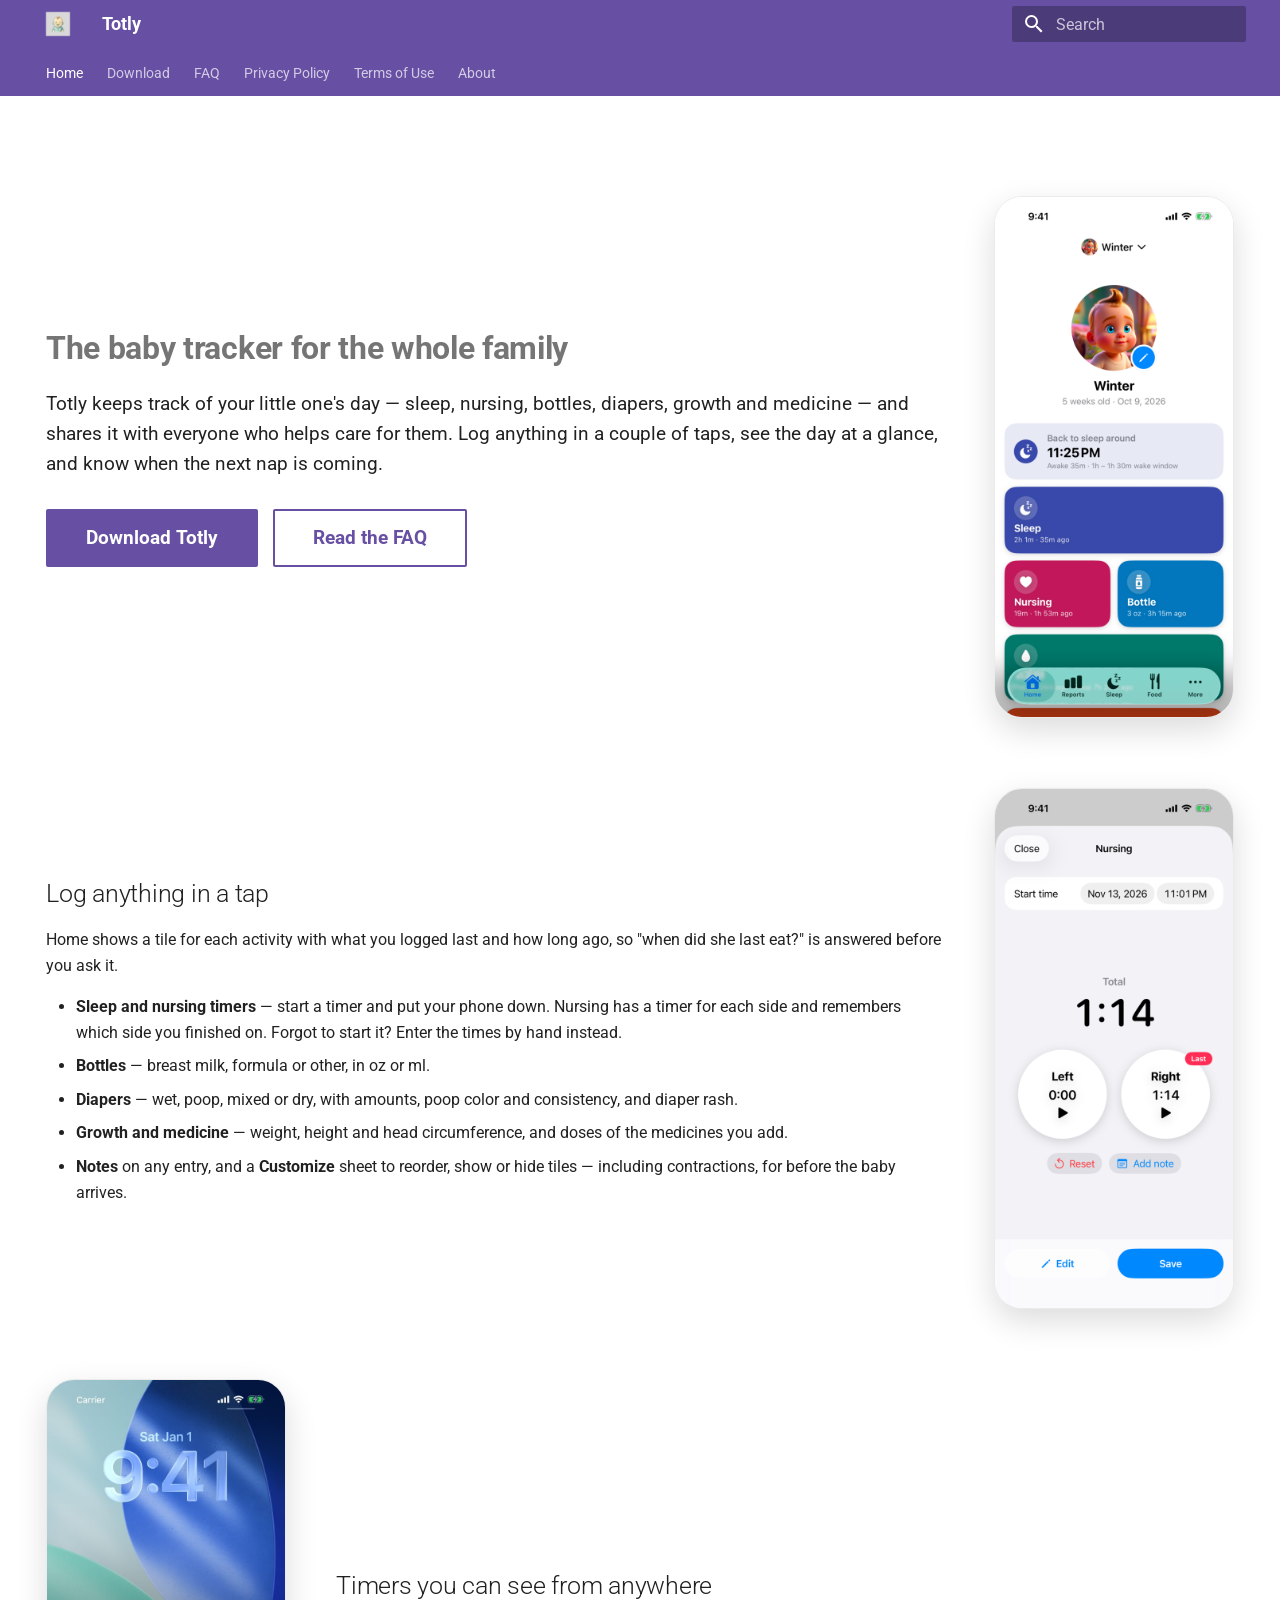
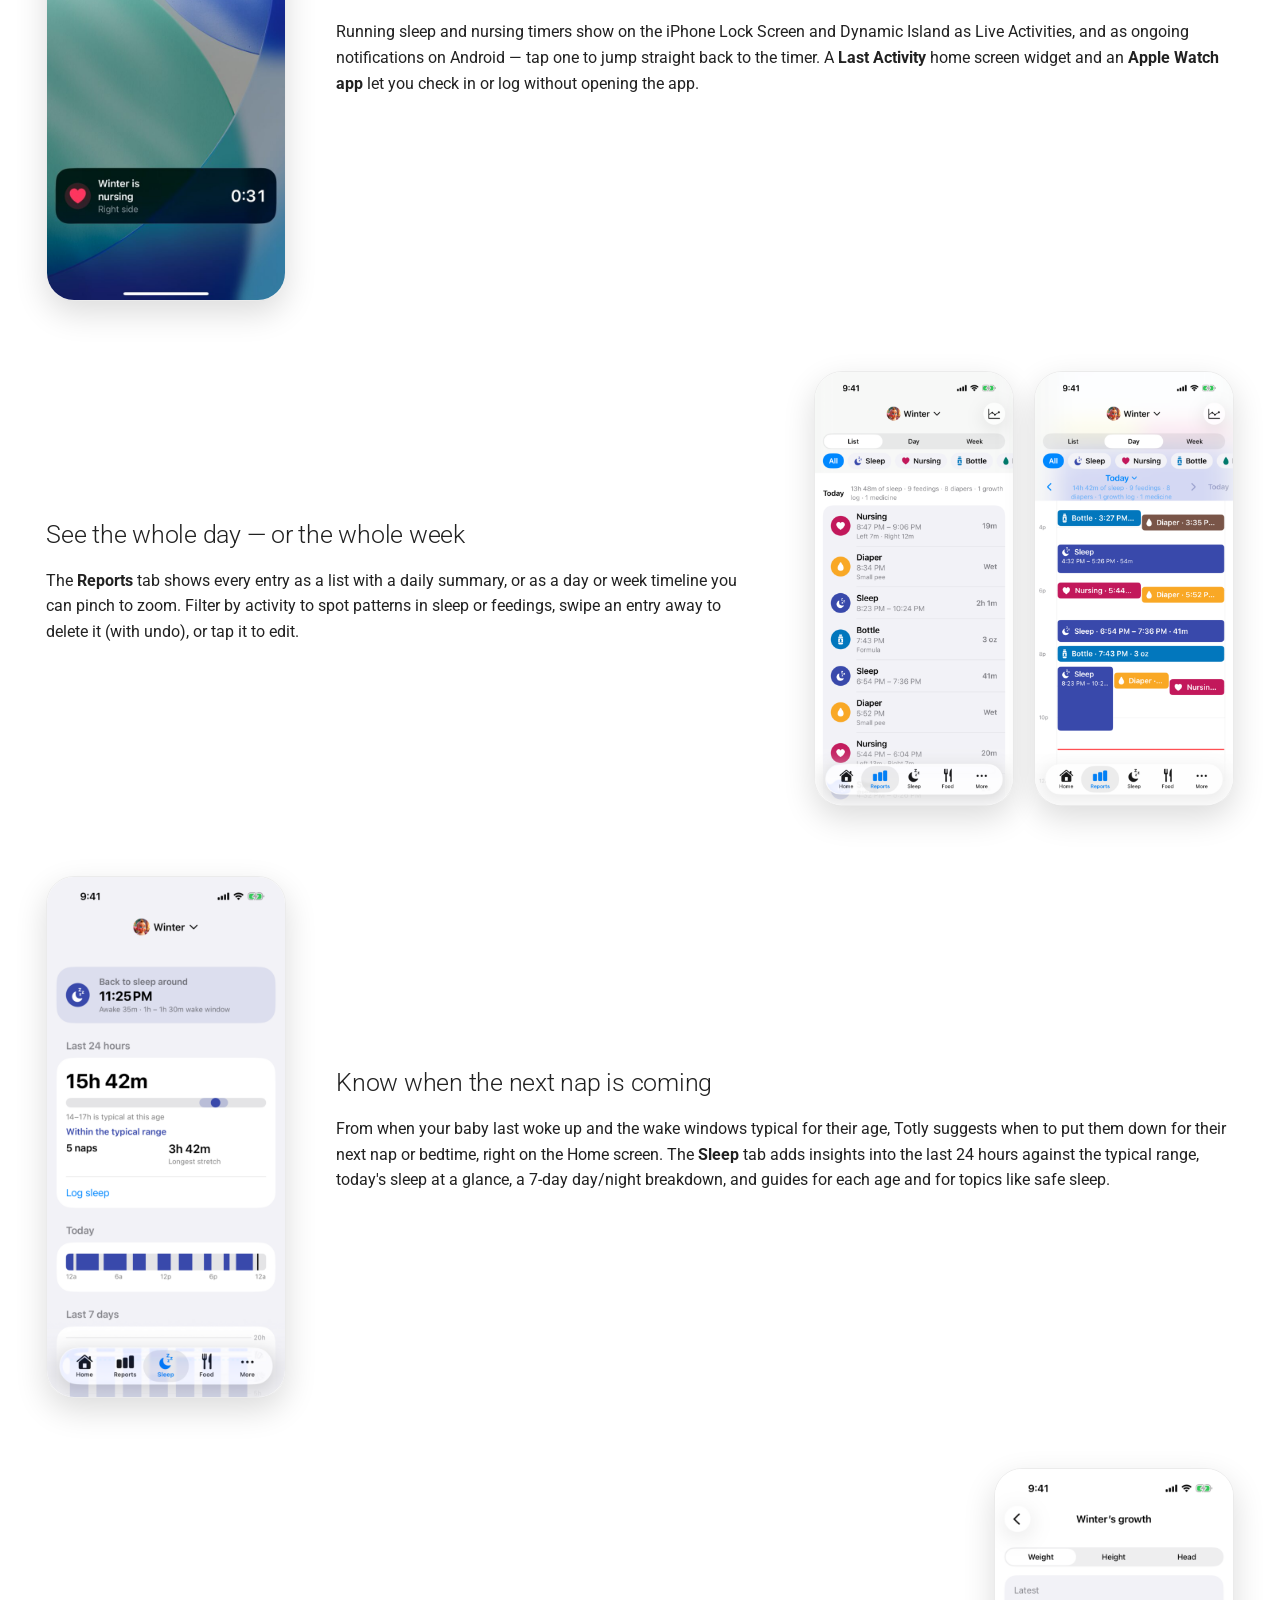
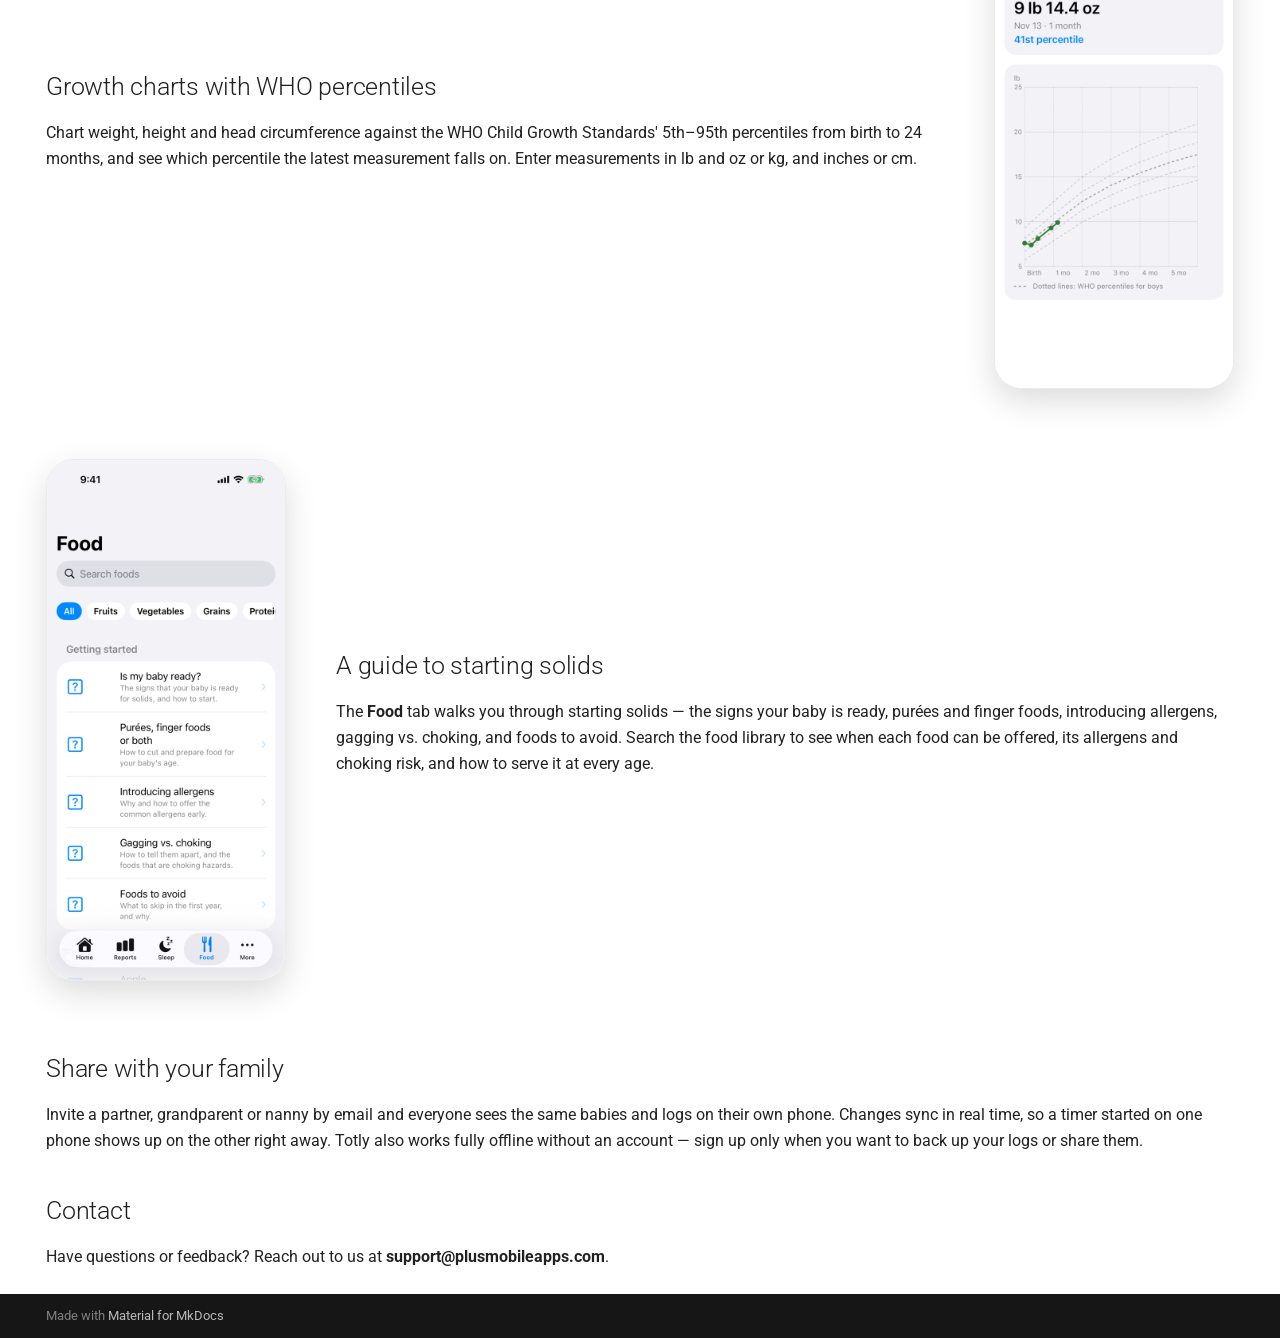
<file: index.html>
<!doctype html>
<html lang="en" class="no-js">
  <head>
    
      <meta charset="utf-8">
      <meta name="viewport" content="width=device-width,initial-scale=1">
      
      
      
      
      
        <link rel="next" href="download/">
      
      
        
      
      
      <link rel="icon" href="assets/favicon.png">
      <meta name="generator" content="mkdocs-1.6.1, mkdocs-material-9.8.2">
    
    
      
        <title>Totly</title>
      
    
    
      <link rel="stylesheet" href="assets/stylesheets/main.57a0d79d.min.css">
      
        
        <link rel="stylesheet" href="assets/stylesheets/palette.fb2fffe2.min.css">
      
      


    
    
      
    
    
      
        
        
        <link rel="preconnect" href="https://fonts.gstatic.com" crossorigin>
        <link rel="stylesheet" href="https://fonts.googleapis.com/css?family=Roboto:300,300i,400,400i,700,700i%7CRoboto+Mono:400,400i,700,700i&display=fallback">
        <style>:root{--md-text-font:"Roboto";--md-code-font:"Roboto Mono"}</style>
      
    
    
      <link rel="stylesheet" href="stylesheets/extra.css">
    
    <script>__md_scope=new URL(".",location),__md_hash=e=>[...e].reduce(((e,_)=>(e<<5)-e+_.charCodeAt(0)),0),__md_get=(e,_=localStorage,t=__md_scope)=>JSON.parse(_.getItem(t.pathname+"."+e)),__md_set=(e,_,t=localStorage,a=__md_scope)=>{try{t.setItem(a.pathname+"."+e,JSON.stringify(_))}catch(e){}}</script>
    
      

    
    
  </head>
  
  
    
    
    
    
    
    <body dir="ltr" data-md-color-scheme="default" data-md-color-primary="custom" data-md-color-accent="custom">
  
    
    <input class="md-toggle" data-md-toggle="drawer" type="checkbox" id="__drawer" autocomplete="off">
    <input class="md-toggle" data-md-toggle="search" type="checkbox" id="__search" autocomplete="off">
    <label class="md-overlay" for="__drawer"></label>
    <div data-md-component="skip">
      
        
        <a href="#the-baby-tracker-for-the-whole-family" class="md-skip">
          Skip to content
        </a>
      
    </div>
    <div data-md-component="announce">
      
    </div>
    
    
      

<header class="md-header" data-md-component="header">
  <nav class="md-header__inner md-grid" aria-label="Header">
    <a href="." title="Totly" class="md-header__button md-logo" aria-label="Totly" data-md-component="logo">
      
  <img src="assets/logo.png" alt="logo">

    </a>
    <label class="md-header__button md-icon" for="__drawer">
      
      <svg xmlns="http://www.w3.org/2000/svg" viewBox="0 0 24 24"><path d="M3 6h18v2H3zm0 5h18v2H3zm0 5h18v2H3z"/></svg>
    </label>
    <div class="md-header__title" data-md-component="header-title">
      <div class="md-header__ellipsis">
        <div class="md-header__topic">
          <span class="md-ellipsis">
            Totly
          </span>
        </div>
        <div class="md-header__topic" data-md-component="header-topic">
          <span class="md-ellipsis">
            
              Home
            
          </span>
        </div>
      </div>
    </div>
    
      
    
    
    
    
      
      
        <label class="md-header__button md-icon" for="__search">
          
          <svg xmlns="http://www.w3.org/2000/svg" viewBox="0 0 24 24"><path d="M9.5 3A6.5 6.5 0 0 1 16 9.5c0 1.61-.59 3.09-1.56 4.23l.27.27h.79l5 5-1.5 1.5-5-5v-.79l-.27-.27A6.52 6.52 0 0 1 9.5 16 6.5 6.5 0 0 1 3 9.5 6.5 6.5 0 0 1 9.5 3m0 2C7 5 5 7 5 9.5S7 14 9.5 14 14 12 14 9.5 12 5 9.5 5"/></svg>
        </label>
        <div class="md-search" data-md-component="search" role="dialog">
  <label class="md-search__overlay" for="__search"></label>
  <div class="md-search__inner" role="search">
    <form class="md-search__form" name="search">
      <input type="text" class="md-search__input" name="query" aria-label="Search" placeholder="Search" autocapitalize="off" autocorrect="off" autocomplete="off" spellcheck="false" data-md-component="search-query" required>
      <label class="md-search__icon md-icon" for="__search">
        
        <svg xmlns="http://www.w3.org/2000/svg" viewBox="0 0 24 24"><path d="M9.5 3A6.5 6.5 0 0 1 16 9.5c0 1.61-.59 3.09-1.56 4.23l.27.27h.79l5 5-1.5 1.5-5-5v-.79l-.27-.27A6.52 6.52 0 0 1 9.5 16 6.5 6.5 0 0 1 3 9.5 6.5 6.5 0 0 1 9.5 3m0 2C7 5 5 7 5 9.5S7 14 9.5 14 14 12 14 9.5 12 5 9.5 5"/></svg>
        
        <svg xmlns="http://www.w3.org/2000/svg" viewBox="0 0 24 24"><path d="M20 11v2H8l5.5 5.5-1.42 1.42L4.16 12l7.92-7.92L13.5 5.5 8 11z"/></svg>
      </label>
      <nav class="md-search__options" aria-label="Search">
        
        <button type="reset" class="md-search__icon md-icon" title="Clear" aria-label="Clear" tabindex="-1">
          
          <svg xmlns="http://www.w3.org/2000/svg" viewBox="0 0 24 24"><path d="M19 6.41 17.59 5 12 10.59 6.41 5 5 6.41 10.59 12 5 17.59 6.41 19 12 13.41 17.59 19 19 17.59 13.41 12z"/></svg>
        </button>
      </nav>
      
    </form>
    <div class="md-search__output">
      <div class="md-search__scrollwrap" tabindex="0" data-md-scrollfix>
        <div class="md-search-result" data-md-component="search-result">
          <div class="md-search-result__meta">
            Initializing search
          </div>
          <ol class="md-search-result__list" role="presentation"></ol>
        </div>
      </div>
    </div>
  </div>
</div>
      
    
    
  </nav>
  
</header>
    
    <div class="md-container" data-md-component="container">
      
      
        
          
            
<nav class="md-tabs" aria-label="Tabs" data-md-component="tabs">
  <div class="md-grid">
    <ul class="md-tabs__list">
      
        
  
  
  
    
  
  
    <li class="md-tabs__item md-tabs__item--active">
      <a href="." class="md-tabs__link">
        
  
  
    
  
  Home

      </a>
    </li>
  

      
        
  
  
  
  
    <li class="md-tabs__item">
      <a href="download/" class="md-tabs__link">
        
  
  
    
  
  Download

      </a>
    </li>
  

      
        
  
  
  
  
    <li class="md-tabs__item">
      <a href="faq/" class="md-tabs__link">
        
  
  
    
  
  FAQ

      </a>
    </li>
  

      
        
  
  
  
  
    <li class="md-tabs__item">
      <a href="privacy-policy/" class="md-tabs__link">
        
  
  
    
  
  Privacy Policy

      </a>
    </li>
  

      
        
  
  
  
  
    <li class="md-tabs__item">
      <a href="terms-of-use/" class="md-tabs__link">
        
  
  
    
  
  Terms of Use

      </a>
    </li>
  

      
        
  
  
  
  
    <li class="md-tabs__item">
      <a href="about/" class="md-tabs__link">
        
  
  
    
  
  About

      </a>
    </li>
  

      
    </ul>
  </div>
</nav>
          
        
      
      <main class="md-main" data-md-component="main">
        <div class="md-main__inner md-grid">
          
            
              
                
              
              <div class="md-sidebar md-sidebar--primary" data-md-component="sidebar" data-md-type="navigation" hidden>
                <div class="md-sidebar__scrollwrap">
                  <div class="md-sidebar__inner">
                    


  


<nav class="md-nav md-nav--primary md-nav--lifted" aria-label="Navigation" data-md-level="0">
  <label class="md-nav__title" for="__drawer">
    <a href="." title="Totly" class="md-nav__button md-logo" aria-label="Totly" data-md-component="logo">
      
  <img src="assets/logo.png" alt="logo">

    </a>
    Totly
  </label>
  
  <ul class="md-nav__list" data-md-scrollfix>
    
      
      
  
  
    
  
  
  
    <li class="md-nav__item md-nav__item--active">
      
      <input class="md-nav__toggle md-toggle" type="checkbox" id="__toc">
      
      
        
      
      
        <label class="md-nav__link md-nav__link--active" for="__toc">
          
  
  
  <span class="md-ellipsis">
    
  
    Home
  

    
  </span>
  
  

          <span class="md-nav__icon md-icon"></span>
        </label>
      
      <a href="." class="md-nav__link md-nav__link--active">
        
  
  
  <span class="md-ellipsis">
    
  
    Home
  

    
  </span>
  
  

      </a>
      
        

<nav class="md-nav md-nav--secondary" aria-label="Table of contents">
  
  
  
    
  
  
    <label class="md-nav__title" for="__toc">
      <span class="md-nav__icon md-icon"></span>
      Table of contents
    </label>
    <ul class="md-nav__list" data-md-component="toc" data-md-scrollfix>
      
        <li class="md-nav__item">
  <a href="#log-anything-in-a-tap" class="md-nav__link">
    <span class="md-ellipsis">
      
        Log anything in a tap
      
    </span>
  </a>
  
</li>
      
        <li class="md-nav__item">
  <a href="#timers-you-can-see-from-anywhere" class="md-nav__link">
    <span class="md-ellipsis">
      
        Timers you can see from anywhere
      
    </span>
  </a>
  
</li>
      
        <li class="md-nav__item">
  <a href="#see-the-whole-day-or-the-whole-week" class="md-nav__link">
    <span class="md-ellipsis">
      
        See the whole day — or the whole week
      
    </span>
  </a>
  
</li>
      
        <li class="md-nav__item">
  <a href="#know-when-the-next-nap-is-coming" class="md-nav__link">
    <span class="md-ellipsis">
      
        Know when the next nap is coming
      
    </span>
  </a>
  
</li>
      
        <li class="md-nav__item">
  <a href="#growth-charts-with-who-percentiles" class="md-nav__link">
    <span class="md-ellipsis">
      
        Growth charts with WHO percentiles
      
    </span>
  </a>
  
</li>
      
        <li class="md-nav__item">
  <a href="#a-guide-to-starting-solids" class="md-nav__link">
    <span class="md-ellipsis">
      
        A guide to starting solids
      
    </span>
  </a>
  
</li>
      
        <li class="md-nav__item">
  <a href="#share-with-your-family" class="md-nav__link">
    <span class="md-ellipsis">
      
        Share with your family
      
    </span>
  </a>
  
</li>
      
        <li class="md-nav__item">
  <a href="#contact" class="md-nav__link">
    <span class="md-ellipsis">
      
        Contact
      
    </span>
  </a>
  
</li>
      
    </ul>
  
</nav>
      
    </li>
  

    
      
      
  
  
  
  
    <li class="md-nav__item">
      <a href="download/" class="md-nav__link">
        
  
  
  <span class="md-ellipsis">
    
  
    Download
  

    
  </span>
  
  

      </a>
    </li>
  

    
      
      
  
  
  
  
    <li class="md-nav__item">
      <a href="faq/" class="md-nav__link">
        
  
  
  <span class="md-ellipsis">
    
  
    FAQ
  

    
  </span>
  
  

      </a>
    </li>
  

    
      
      
  
  
  
  
    <li class="md-nav__item">
      <a href="privacy-policy/" class="md-nav__link">
        
  
  
  <span class="md-ellipsis">
    
  
    Privacy Policy
  

    
  </span>
  
  

      </a>
    </li>
  

    
      
      
  
  
  
  
    <li class="md-nav__item">
      <a href="terms-of-use/" class="md-nav__link">
        
  
  
  <span class="md-ellipsis">
    
  
    Terms of Use
  

    
  </span>
  
  

      </a>
    </li>
  

    
      
      
  
  
  
  
    <li class="md-nav__item">
      <a href="about/" class="md-nav__link">
        
  
  
  <span class="md-ellipsis">
    
  
    About
  

    
  </span>
  
  

      </a>
    </li>
  

    
  </ul>
</nav>
                  </div>
                </div>
              </div>
            
            
              
                
              
              <div class="md-sidebar md-sidebar--secondary" data-md-component="sidebar" data-md-type="toc" hidden>
                <div class="md-sidebar__scrollwrap">
                  <div class="md-sidebar__inner">
                    

<nav class="md-nav md-nav--secondary" aria-label="Table of contents">
  
  
  
    
  
  
    <label class="md-nav__title" for="__toc">
      <span class="md-nav__icon md-icon"></span>
      Table of contents
    </label>
    <ul class="md-nav__list" data-md-component="toc" data-md-scrollfix>
      
        <li class="md-nav__item">
  <a href="#log-anything-in-a-tap" class="md-nav__link">
    <span class="md-ellipsis">
      
        Log anything in a tap
      
    </span>
  </a>
  
</li>
      
        <li class="md-nav__item">
  <a href="#timers-you-can-see-from-anywhere" class="md-nav__link">
    <span class="md-ellipsis">
      
        Timers you can see from anywhere
      
    </span>
  </a>
  
</li>
      
        <li class="md-nav__item">
  <a href="#see-the-whole-day-or-the-whole-week" class="md-nav__link">
    <span class="md-ellipsis">
      
        See the whole day — or the whole week
      
    </span>
  </a>
  
</li>
      
        <li class="md-nav__item">
  <a href="#know-when-the-next-nap-is-coming" class="md-nav__link">
    <span class="md-ellipsis">
      
        Know when the next nap is coming
      
    </span>
  </a>
  
</li>
      
        <li class="md-nav__item">
  <a href="#growth-charts-with-who-percentiles" class="md-nav__link">
    <span class="md-ellipsis">
      
        Growth charts with WHO percentiles
      
    </span>
  </a>
  
</li>
      
        <li class="md-nav__item">
  <a href="#a-guide-to-starting-solids" class="md-nav__link">
    <span class="md-ellipsis">
      
        A guide to starting solids
      
    </span>
  </a>
  
</li>
      
        <li class="md-nav__item">
  <a href="#share-with-your-family" class="md-nav__link">
    <span class="md-ellipsis">
      
        Share with your family
      
    </span>
  </a>
  
</li>
      
        <li class="md-nav__item">
  <a href="#contact" class="md-nav__link">
    <span class="md-ellipsis">
      
        Contact
      
    </span>
  </a>
  
</li>
      
    </ul>
  
</nav>
                  </div>
                </div>
              </div>
            
          
          
            <div class="md-content" data-md-component="content">
              
              <article class="md-content__inner md-typeset">
                
                  
  




<div class="hero">
<div class="hero-text">
<h1 id="the-baby-tracker-for-the-whole-family">The baby tracker for the whole family</h1>
<p>Totly keeps track of your little one's day — sleep, nursing, bottles, diapers, growth and medicine — and
shares it with everyone who helps care for them. Log anything in a couple of taps, see the day at a
glance, and know when the next nap is coming.</p>
<p><a class="md-button md-button--primary" href="download/">Download Totly</a>
<a class="md-button" href="faq/">Read the FAQ</a></p>
</div>
<div class="hero-shot">
<p><img alt="Totly's Home screen for Winter, with the back-to-sleep suggestion and activity tiles" class="screenshot" loading="lazy" src="assets/screenshots/home.png" /></p>
</div>
</div>
<div class="feature">
<div class="feature-text">
<h2 id="log-anything-in-a-tap">Log anything in a tap</h2>
<p>Home shows a tile for each activity with what you logged last and how long ago, so "when did she last
eat?" is answered before you ask it.</p>
<ul>
<li><strong>Sleep and nursing timers</strong> — start a timer and put your phone down. Nursing has a timer for each
  side and remembers which side you finished on. Forgot to start it? Enter the times by hand instead.</li>
<li><strong>Bottles</strong> — breast milk, formula or other, in oz or ml.</li>
<li><strong>Diapers</strong> — wet, poop, mixed or dry, with amounts, poop color and consistency, and diaper rash.</li>
<li><strong>Growth and medicine</strong> — weight, height and head circumference, and doses of the medicines you
  add.</li>
<li><strong>Notes</strong> on any entry, and a <strong>Customize</strong> sheet to reorder, show or hide tiles — including
  contractions, for before the baby arrives.</li>
</ul>
</div>
<div class="feature-shot">
<p><img alt="The nursing timer with a timer for each side" class="screenshot" loading="lazy" src="assets/screenshots/nursing.png" /></p>
</div>
</div>
<div class="feature feature--reverse">
<div class="feature-text">
<h2 id="timers-you-can-see-from-anywhere">Timers you can see from anywhere</h2>
<p>Running sleep and nursing timers show on the iPhone Lock Screen and Dynamic Island as Live
Activities, and as ongoing notifications on Android — tap one to jump straight back to the timer.
A <strong>Last Activity</strong> home screen widget and an <strong>Apple Watch app</strong> let you check in or log without
opening the app.</p>
</div>
<div class="feature-shot">
<p><img alt="A running nursing timer as a Live Activity on the iPhone Lock Screen" class="screenshot" loading="lazy" src="assets/screenshots/live-activity.jpg" /></p>
</div>
</div>
<div class="feature">
<div class="feature-text">
<h2 id="see-the-whole-day-or-the-whole-week">See the whole day — or the whole week</h2>
<p>The <strong>Reports</strong> tab shows every entry as a list with a daily summary, or as a day or week timeline you
can pinch to zoom. Filter by activity to spot patterns in sleep or feedings, swipe an entry away to
delete it (with undo), or tap it to edit.</p>
</div>
<div class="feature-shot feature-shot--pair">
<p><img alt="The Reports tab listing today's activities with a daily summary" class="screenshot" loading="lazy" src="assets/screenshots/reports-list.png" />
<img alt="The day timeline in Reports, with sleeps, feedings and diapers laid out by time" class="screenshot" loading="lazy" src="assets/screenshots/reports-day.png" /></p>
</div>
</div>
<div class="feature feature--reverse">
<div class="feature-text">
<h2 id="know-when-the-next-nap-is-coming">Know when the next nap is coming</h2>
<p>From when your baby last woke up and the wake windows typical for their age, Totly suggests when to
put them down for their next nap or bedtime, right on the Home screen. The <strong>Sleep</strong> tab adds insights into the last 24 hours against the
typical range, today's sleep at a glance, a 7-day day/night breakdown, and guides for each age and
for topics like safe sleep.</p>
</div>
<div class="feature-shot">
<p><img alt="The Sleep tab with the next nap suggestion and the last 24 hours of sleep" class="screenshot" loading="lazy" src="assets/screenshots/sleep.png" /></p>
</div>
</div>
<div class="feature">
<div class="feature-text">
<h2 id="growth-charts-with-who-percentiles">Growth charts with WHO percentiles</h2>
<p>Chart weight, height and head circumference against the WHO Child Growth Standards' 5th–95th
percentiles from birth to 24 months, and see which percentile the latest measurement falls on. Enter
measurements in lb and oz or kg, and inches or cm.</p>
</div>
<div class="feature-shot">
<p><img alt="A weight chart plotted against the WHO percentiles, showing the 41st percentile" class="screenshot" loading="lazy" src="assets/screenshots/growth.png" /></p>
</div>
</div>
<div class="feature feature--reverse">
<div class="feature-text">
<h2 id="a-guide-to-starting-solids">A guide to starting solids</h2>
<p>The <strong>Food</strong> tab walks you through starting solids — the signs your baby is ready, purées and finger
foods, introducing allergens, gagging vs. choking, and foods to avoid. Search the food library to see
when each food can be offered, its allergens and choking risk, and how to serve it at every age.</p>
</div>
<div class="feature-shot">
<p><img alt="The Food tab with guides for starting solids and a searchable food library" class="screenshot" loading="lazy" src="assets/screenshots/food.png" /></p>
</div>
</div>
<h2 id="share-with-your-family">Share with your family</h2>
<p>Invite a partner, grandparent or nanny by email and everyone sees the same babies and logs on their
own phone. Changes sync in real time, so a timer started on one phone shows up on the other right away.
Totly also works fully offline without an account — sign up only when you want to back up your logs
or share them.</p>
<h2 id="contact">Contact</h2>
<p>Have questions or feedback? Reach out to us at <strong>support@plusmobileapps.com</strong>.</p>







  
  




  



                
              </article>
            </div>
          
          
<script>var target=document.getElementById(location.hash.slice(1));target&&target.name&&(target.checked=target.name.startsWith("__tabbed_"))</script>
        </div>
        
      </main>
      
        <footer class="md-footer">
  
  <div class="md-footer-meta md-typeset">
    <div class="md-footer-meta__inner md-grid">
      <div class="md-copyright">
  
  
    Made with
    <a href="https://squidfunk.github.io/mkdocs-material/" target="_blank" rel="noopener">
      Material for MkDocs
    </a>
  
</div>
      
    </div>
  </div>
</footer>
      
    </div>
    <div class="md-dialog" data-md-component="dialog">
      <div class="md-dialog__inner md-typeset"></div>
    </div>
    
    
    
      
      
      <script id="__config" type="application/json">{"annotate": null, "base": ".", "features": ["navigation.tabs", "navigation.sections"], "search": "assets/javascripts/workers/search.a7633da7.min.js", "tags": null, "translations": {"clipboard.copied": "Copied to clipboard", "clipboard.copy": "Copy to clipboard", "search.result.more.one": "1 more on this page", "search.result.more.other": "# more on this page", "search.result.none": "No matching documents", "search.result.one": "1 matching document", "search.result.other": "# matching documents", "search.result.placeholder": "Type to start searching", "search.result.term.missing": "Missing", "select.version": "Select version"}, "version": null}</script>
    
    
      <script src="assets/javascripts/bundle.a5f9d56c.min.js"></script>
      
    
  </body>
</html>
</file>
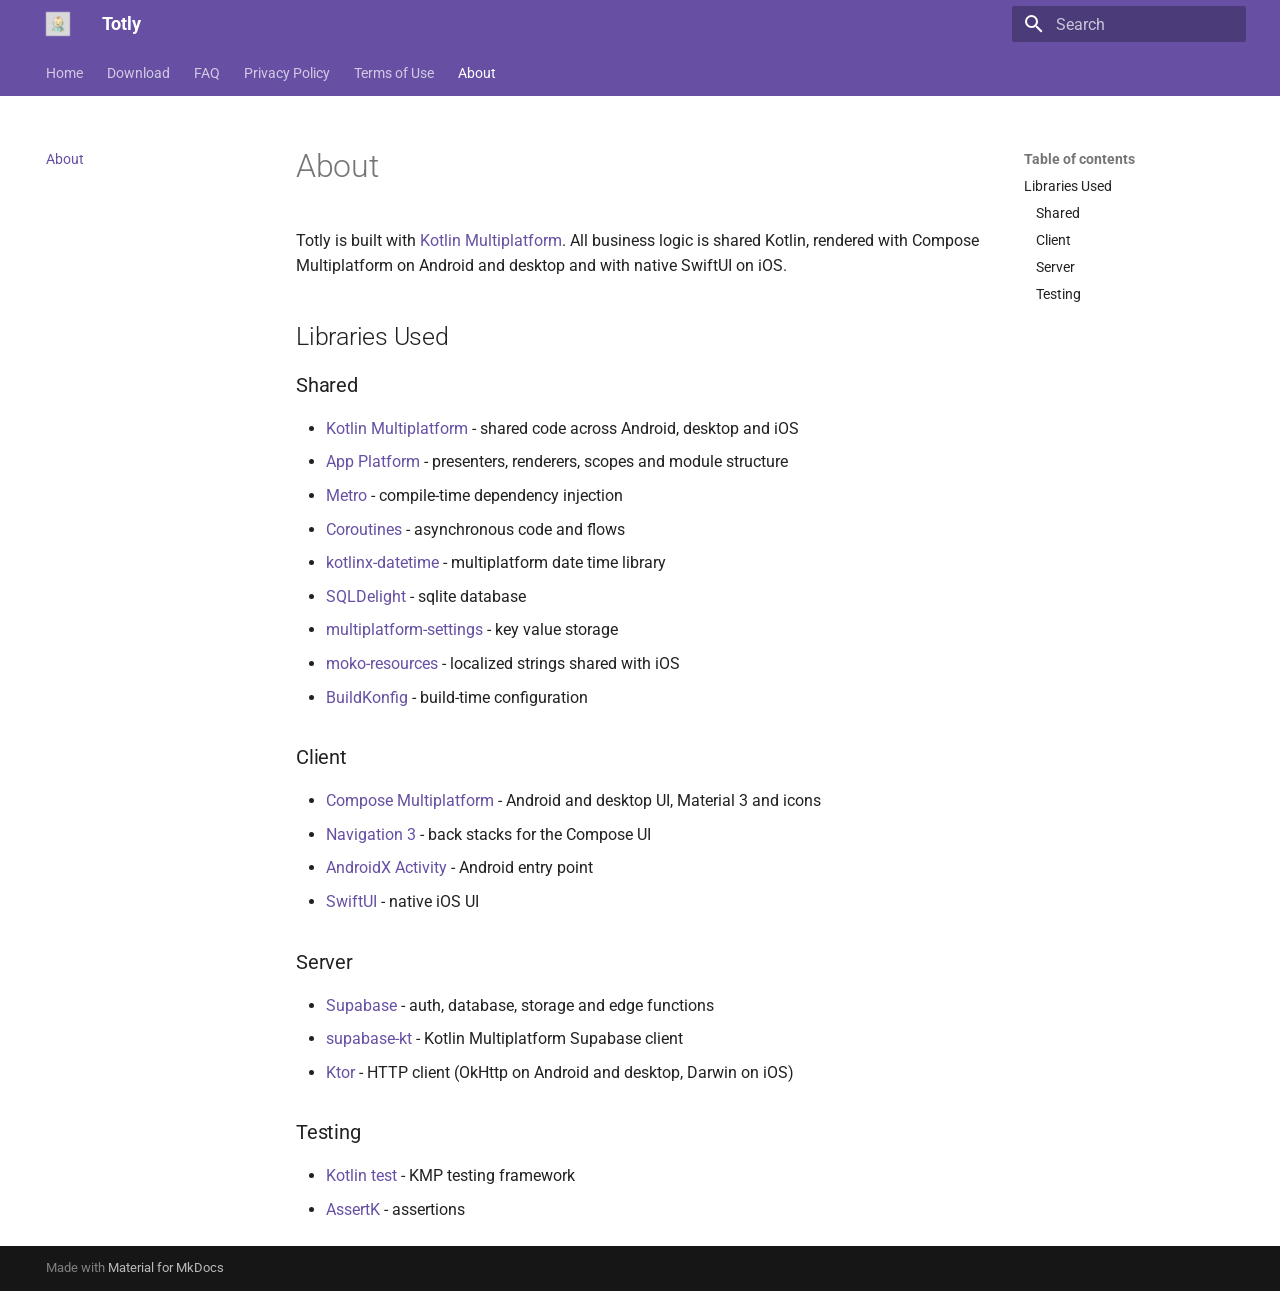
<file: about/index.html>
<!doctype html>
<html lang="en" class="no-js">
  <head>
    
      <meta charset="utf-8">
      <meta name="viewport" content="width=device-width,initial-scale=1">
      
      
      
      
        <link rel="prev" href="../terms-of-use/">
      
      
      
        
      
      
      <link rel="icon" href="../assets/favicon.png">
      <meta name="generator" content="mkdocs-1.6.1, mkdocs-material-9.8.2">
    
    
      
        <title>About - Totly</title>
      
    
    
      <link rel="stylesheet" href="../assets/stylesheets/main.57a0d79d.min.css">
      
        
        <link rel="stylesheet" href="../assets/stylesheets/palette.fb2fffe2.min.css">
      
      


    
    
      
    
    
      
        
        
        <link rel="preconnect" href="https://fonts.gstatic.com" crossorigin>
        <link rel="stylesheet" href="https://fonts.googleapis.com/css?family=Roboto:300,300i,400,400i,700,700i%7CRoboto+Mono:400,400i,700,700i&display=fallback">
        <style>:root{--md-text-font:"Roboto";--md-code-font:"Roboto Mono"}</style>
      
    
    
      <link rel="stylesheet" href="../stylesheets/extra.css">
    
    <script>__md_scope=new URL("..",location),__md_hash=e=>[...e].reduce(((e,_)=>(e<<5)-e+_.charCodeAt(0)),0),__md_get=(e,_=localStorage,t=__md_scope)=>JSON.parse(_.getItem(t.pathname+"."+e)),__md_set=(e,_,t=localStorage,a=__md_scope)=>{try{t.setItem(a.pathname+"."+e,JSON.stringify(_))}catch(e){}}</script>
    
      

    
    
  </head>
  
  
    
    
    
    
    
    <body dir="ltr" data-md-color-scheme="default" data-md-color-primary="custom" data-md-color-accent="custom">
  
    
    <input class="md-toggle" data-md-toggle="drawer" type="checkbox" id="__drawer" autocomplete="off">
    <input class="md-toggle" data-md-toggle="search" type="checkbox" id="__search" autocomplete="off">
    <label class="md-overlay" for="__drawer"></label>
    <div data-md-component="skip">
      
        
        <a href="#about" class="md-skip">
          Skip to content
        </a>
      
    </div>
    <div data-md-component="announce">
      
    </div>
    
    
      

<header class="md-header" data-md-component="header">
  <nav class="md-header__inner md-grid" aria-label="Header">
    <a href=".." title="Totly" class="md-header__button md-logo" aria-label="Totly" data-md-component="logo">
      
  <img src="../assets/logo.png" alt="logo">

    </a>
    <label class="md-header__button md-icon" for="__drawer">
      
      <svg xmlns="http://www.w3.org/2000/svg" viewBox="0 0 24 24"><path d="M3 6h18v2H3zm0 5h18v2H3zm0 5h18v2H3z"/></svg>
    </label>
    <div class="md-header__title" data-md-component="header-title">
      <div class="md-header__ellipsis">
        <div class="md-header__topic">
          <span class="md-ellipsis">
            Totly
          </span>
        </div>
        <div class="md-header__topic" data-md-component="header-topic">
          <span class="md-ellipsis">
            
              About
            
          </span>
        </div>
      </div>
    </div>
    
      
    
    
    
    
      
      
        <label class="md-header__button md-icon" for="__search">
          
          <svg xmlns="http://www.w3.org/2000/svg" viewBox="0 0 24 24"><path d="M9.5 3A6.5 6.5 0 0 1 16 9.5c0 1.61-.59 3.09-1.56 4.23l.27.27h.79l5 5-1.5 1.5-5-5v-.79l-.27-.27A6.52 6.52 0 0 1 9.5 16 6.5 6.5 0 0 1 3 9.5 6.5 6.5 0 0 1 9.5 3m0 2C7 5 5 7 5 9.5S7 14 9.5 14 14 12 14 9.5 12 5 9.5 5"/></svg>
        </label>
        <div class="md-search" data-md-component="search" role="dialog">
  <label class="md-search__overlay" for="__search"></label>
  <div class="md-search__inner" role="search">
    <form class="md-search__form" name="search">
      <input type="text" class="md-search__input" name="query" aria-label="Search" placeholder="Search" autocapitalize="off" autocorrect="off" autocomplete="off" spellcheck="false" data-md-component="search-query" required>
      <label class="md-search__icon md-icon" for="__search">
        
        <svg xmlns="http://www.w3.org/2000/svg" viewBox="0 0 24 24"><path d="M9.5 3A6.5 6.5 0 0 1 16 9.5c0 1.61-.59 3.09-1.56 4.23l.27.27h.79l5 5-1.5 1.5-5-5v-.79l-.27-.27A6.52 6.52 0 0 1 9.5 16 6.5 6.5 0 0 1 3 9.5 6.5 6.5 0 0 1 9.5 3m0 2C7 5 5 7 5 9.5S7 14 9.5 14 14 12 14 9.5 12 5 9.5 5"/></svg>
        
        <svg xmlns="http://www.w3.org/2000/svg" viewBox="0 0 24 24"><path d="M20 11v2H8l5.5 5.5-1.42 1.42L4.16 12l7.92-7.92L13.5 5.5 8 11z"/></svg>
      </label>
      <nav class="md-search__options" aria-label="Search">
        
        <button type="reset" class="md-search__icon md-icon" title="Clear" aria-label="Clear" tabindex="-1">
          
          <svg xmlns="http://www.w3.org/2000/svg" viewBox="0 0 24 24"><path d="M19 6.41 17.59 5 12 10.59 6.41 5 5 6.41 10.59 12 5 17.59 6.41 19 12 13.41 17.59 19 19 17.59 13.41 12z"/></svg>
        </button>
      </nav>
      
    </form>
    <div class="md-search__output">
      <div class="md-search__scrollwrap" tabindex="0" data-md-scrollfix>
        <div class="md-search-result" data-md-component="search-result">
          <div class="md-search-result__meta">
            Initializing search
          </div>
          <ol class="md-search-result__list" role="presentation"></ol>
        </div>
      </div>
    </div>
  </div>
</div>
      
    
    
  </nav>
  
</header>
    
    <div class="md-container" data-md-component="container">
      
      
        
          
            
<nav class="md-tabs" aria-label="Tabs" data-md-component="tabs">
  <div class="md-grid">
    <ul class="md-tabs__list">
      
        
  
  
  
  
    <li class="md-tabs__item">
      <a href=".." class="md-tabs__link">
        
  
  
    
  
  Home

      </a>
    </li>
  

      
        
  
  
  
  
    <li class="md-tabs__item">
      <a href="../download/" class="md-tabs__link">
        
  
  
    
  
  Download

      </a>
    </li>
  

      
        
  
  
  
  
    <li class="md-tabs__item">
      <a href="../faq/" class="md-tabs__link">
        
  
  
    
  
  FAQ

      </a>
    </li>
  

      
        
  
  
  
  
    <li class="md-tabs__item">
      <a href="../privacy-policy/" class="md-tabs__link">
        
  
  
    
  
  Privacy Policy

      </a>
    </li>
  

      
        
  
  
  
  
    <li class="md-tabs__item">
      <a href="../terms-of-use/" class="md-tabs__link">
        
  
  
    
  
  Terms of Use

      </a>
    </li>
  

      
        
  
  
  
    
  
  
    <li class="md-tabs__item md-tabs__item--active">
      <a href="./" class="md-tabs__link">
        
  
  
    
  
  About

      </a>
    </li>
  

      
    </ul>
  </div>
</nav>
          
        
      
      <main class="md-main" data-md-component="main">
        <div class="md-main__inner md-grid">
          
            
              
              <div class="md-sidebar md-sidebar--primary" data-md-component="sidebar" data-md-type="navigation" >
                <div class="md-sidebar__scrollwrap">
                  <div class="md-sidebar__inner">
                    


  


<nav class="md-nav md-nav--primary md-nav--lifted" aria-label="Navigation" data-md-level="0">
  <label class="md-nav__title" for="__drawer">
    <a href=".." title="Totly" class="md-nav__button md-logo" aria-label="Totly" data-md-component="logo">
      
  <img src="../assets/logo.png" alt="logo">

    </a>
    Totly
  </label>
  
  <ul class="md-nav__list" data-md-scrollfix>
    
      
      
  
  
  
  
    <li class="md-nav__item">
      <a href=".." class="md-nav__link">
        
  
  
  <span class="md-ellipsis">
    
  
    Home
  

    
  </span>
  
  

      </a>
    </li>
  

    
      
      
  
  
  
  
    <li class="md-nav__item">
      <a href="../download/" class="md-nav__link">
        
  
  
  <span class="md-ellipsis">
    
  
    Download
  

    
  </span>
  
  

      </a>
    </li>
  

    
      
      
  
  
  
  
    <li class="md-nav__item">
      <a href="../faq/" class="md-nav__link">
        
  
  
  <span class="md-ellipsis">
    
  
    FAQ
  

    
  </span>
  
  

      </a>
    </li>
  

    
      
      
  
  
  
  
    <li class="md-nav__item">
      <a href="../privacy-policy/" class="md-nav__link">
        
  
  
  <span class="md-ellipsis">
    
  
    Privacy Policy
  

    
  </span>
  
  

      </a>
    </li>
  

    
      
      
  
  
  
  
    <li class="md-nav__item">
      <a href="../terms-of-use/" class="md-nav__link">
        
  
  
  <span class="md-ellipsis">
    
  
    Terms of Use
  

    
  </span>
  
  

      </a>
    </li>
  

    
      
      
  
  
    
  
  
  
    <li class="md-nav__item md-nav__item--active">
      
      <input class="md-nav__toggle md-toggle" type="checkbox" id="__toc">
      
      
        
      
      
        <label class="md-nav__link md-nav__link--active" for="__toc">
          
  
  
  <span class="md-ellipsis">
    
  
    About
  

    
  </span>
  
  

          <span class="md-nav__icon md-icon"></span>
        </label>
      
      <a href="./" class="md-nav__link md-nav__link--active">
        
  
  
  <span class="md-ellipsis">
    
  
    About
  

    
  </span>
  
  

      </a>
      
        

<nav class="md-nav md-nav--secondary" aria-label="Table of contents">
  
  
  
    
  
  
    <label class="md-nav__title" for="__toc">
      <span class="md-nav__icon md-icon"></span>
      Table of contents
    </label>
    <ul class="md-nav__list" data-md-component="toc" data-md-scrollfix>
      
        <li class="md-nav__item">
  <a href="#libraries-used" class="md-nav__link">
    <span class="md-ellipsis">
      
        Libraries Used
      
    </span>
  </a>
  
    <nav class="md-nav" aria-label="Libraries Used">
      <ul class="md-nav__list">
        
          <li class="md-nav__item">
  <a href="#shared" class="md-nav__link">
    <span class="md-ellipsis">
      
        Shared
      
    </span>
  </a>
  
</li>
        
          <li class="md-nav__item">
  <a href="#client" class="md-nav__link">
    <span class="md-ellipsis">
      
        Client
      
    </span>
  </a>
  
</li>
        
          <li class="md-nav__item">
  <a href="#server" class="md-nav__link">
    <span class="md-ellipsis">
      
        Server
      
    </span>
  </a>
  
</li>
        
          <li class="md-nav__item">
  <a href="#testing" class="md-nav__link">
    <span class="md-ellipsis">
      
        Testing
      
    </span>
  </a>
  
</li>
        
      </ul>
    </nav>
  
</li>
      
    </ul>
  
</nav>
      
    </li>
  

    
  </ul>
</nav>
                  </div>
                </div>
              </div>
            
            
              
              <div class="md-sidebar md-sidebar--secondary" data-md-component="sidebar" data-md-type="toc" >
                <div class="md-sidebar__scrollwrap">
                  <div class="md-sidebar__inner">
                    

<nav class="md-nav md-nav--secondary" aria-label="Table of contents">
  
  
  
    
  
  
    <label class="md-nav__title" for="__toc">
      <span class="md-nav__icon md-icon"></span>
      Table of contents
    </label>
    <ul class="md-nav__list" data-md-component="toc" data-md-scrollfix>
      
        <li class="md-nav__item">
  <a href="#libraries-used" class="md-nav__link">
    <span class="md-ellipsis">
      
        Libraries Used
      
    </span>
  </a>
  
    <nav class="md-nav" aria-label="Libraries Used">
      <ul class="md-nav__list">
        
          <li class="md-nav__item">
  <a href="#shared" class="md-nav__link">
    <span class="md-ellipsis">
      
        Shared
      
    </span>
  </a>
  
</li>
        
          <li class="md-nav__item">
  <a href="#client" class="md-nav__link">
    <span class="md-ellipsis">
      
        Client
      
    </span>
  </a>
  
</li>
        
          <li class="md-nav__item">
  <a href="#server" class="md-nav__link">
    <span class="md-ellipsis">
      
        Server
      
    </span>
  </a>
  
</li>
        
          <li class="md-nav__item">
  <a href="#testing" class="md-nav__link">
    <span class="md-ellipsis">
      
        Testing
      
    </span>
  </a>
  
</li>
        
      </ul>
    </nav>
  
</li>
      
    </ul>
  
</nav>
                  </div>
                </div>
              </div>
            
          
          
            <div class="md-content" data-md-component="content">
              
              <article class="md-content__inner md-typeset">
                
                  



<h1 id="about">About</h1>
<p>Totly is built with <a href="https://kotlinlang.org/docs/multiplatform.html">Kotlin Multiplatform</a>. All business logic is shared Kotlin, rendered with Compose Multiplatform on Android and desktop and with native SwiftUI on iOS.</p>
<h2 id="libraries-used">Libraries Used</h2>
<h3 id="shared">Shared</h3>
<ul>
<li><a href="https://github.com/JetBrains/kotlin">Kotlin Multiplatform</a> - shared code across Android, desktop and iOS</li>
<li><a href="https://github.com/vRallev/app-platform">App Platform</a> - presenters, renderers, scopes and module structure</li>
<li><a href="https://github.com/ZacSweers/metro">Metro</a> - compile-time dependency injection</li>
<li><a href="https://github.com/Kotlin/kotlinx.coroutines">Coroutines</a> - asynchronous code and flows</li>
<li><a href="https://github.com/Kotlin/kotlinx-datetime">kotlinx-datetime</a> - multiplatform date time library</li>
<li><a href="https://github.com/sqldelight/sqldelight">SQLDelight</a> - sqlite database</li>
<li><a href="https://github.com/russhwolf/multiplatform-settings">multiplatform-settings</a> - key value storage</li>
<li><a href="https://github.com/icerockdev/moko-resources">moko-resources</a> - localized strings shared with iOS</li>
<li><a href="https://github.com/yshrsmz/BuildKonfig">BuildKonfig</a> - build-time configuration</li>
</ul>
<h3 id="client">Client</h3>
<ul>
<li><a href="https://github.com/JetBrains/compose-multiplatform">Compose Multiplatform</a> - Android and desktop UI, Material 3 and icons</li>
<li><a href="https://github.com/JetBrains/compose-multiplatform-core">Navigation 3</a> - back stacks for the Compose UI</li>
<li><a href="https://github.com/androidx/androidx">AndroidX Activity</a> - Android entry point</li>
<li><a href="https://developer.apple.com/xcode/swiftui/">SwiftUI</a> - native iOS UI</li>
</ul>
<h3 id="server">Server</h3>
<ul>
<li><a href="https://supabase.com/">Supabase</a> - auth, database, storage and edge functions</li>
<li><a href="https://github.com/supabase-community/supabase-kt">supabase-kt</a> - Kotlin Multiplatform Supabase client</li>
<li><a href="https://github.com/ktorio/ktor">Ktor</a> - HTTP client (OkHttp on Android and desktop, Darwin on iOS)</li>
</ul>
<h3 id="testing">Testing</h3>
<ul>
<li><a href="https://kotlinlang.org/api/core/kotlin-test/">Kotlin test</a> - KMP testing framework</li>
<li><a href="https://github.com/willowtreeapps/assertk">AssertK</a> - assertions</li>
</ul>












                
              </article>
            </div>
          
          
<script>var target=document.getElementById(location.hash.slice(1));target&&target.name&&(target.checked=target.name.startsWith("__tabbed_"))</script>
        </div>
        
      </main>
      
        <footer class="md-footer">
  
  <div class="md-footer-meta md-typeset">
    <div class="md-footer-meta__inner md-grid">
      <div class="md-copyright">
  
  
    Made with
    <a href="https://squidfunk.github.io/mkdocs-material/" target="_blank" rel="noopener">
      Material for MkDocs
    </a>
  
</div>
      
    </div>
  </div>
</footer>
      
    </div>
    <div class="md-dialog" data-md-component="dialog">
      <div class="md-dialog__inner md-typeset"></div>
    </div>
    
    
    
      
      
      <script id="__config" type="application/json">{"annotate": null, "base": "..", "features": ["navigation.tabs", "navigation.sections"], "search": "../assets/javascripts/workers/search.a7633da7.min.js", "tags": null, "translations": {"clipboard.copied": "Copied to clipboard", "clipboard.copy": "Copy to clipboard", "search.result.more.one": "1 more on this page", "search.result.more.other": "# more on this page", "search.result.none": "No matching documents", "search.result.one": "1 matching document", "search.result.other": "# matching documents", "search.result.placeholder": "Type to start searching", "search.result.term.missing": "Missing", "select.version": "Select version"}, "version": null}</script>
    
    
      <script src="../assets/javascripts/bundle.a5f9d56c.min.js"></script>
      
    
  </body>
</html>
</file>
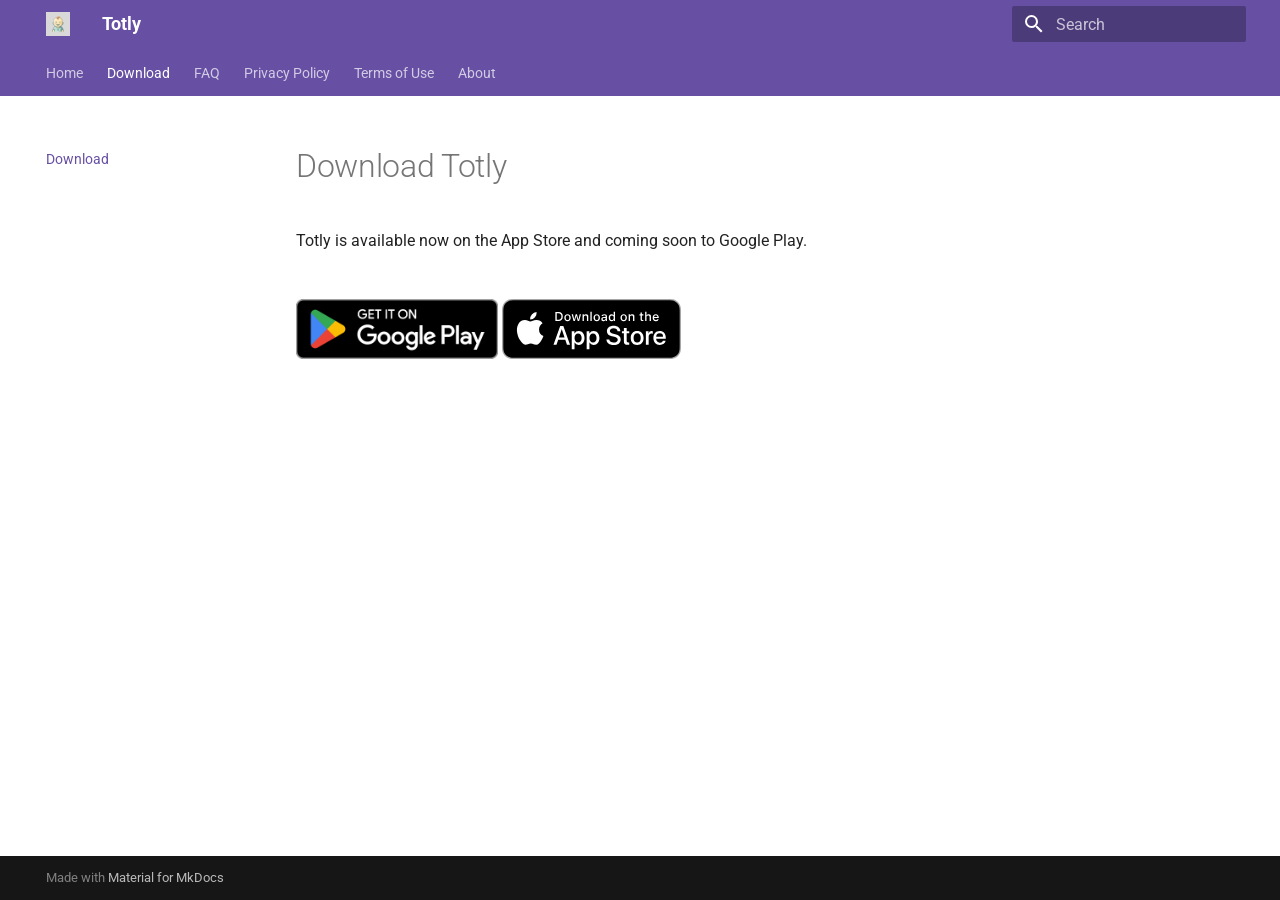
<file: download/index.html>
<!doctype html>
<html lang="en" class="no-js">
  <head>
    
      <meta charset="utf-8">
      <meta name="viewport" content="width=device-width,initial-scale=1">
      
      
      
      
        <link rel="prev" href="..">
      
      
        <link rel="next" href="../faq/">
      
      
        
      
      
      <link rel="icon" href="../assets/favicon.png">
      <meta name="generator" content="mkdocs-1.6.1, mkdocs-material-9.8.2">
    
    
      
        <title>Download - Totly</title>
      
    
    
      <link rel="stylesheet" href="../assets/stylesheets/main.57a0d79d.min.css">
      
        
        <link rel="stylesheet" href="../assets/stylesheets/palette.fb2fffe2.min.css">
      
      


    
    
      
    
    
      
        
        
        <link rel="preconnect" href="https://fonts.gstatic.com" crossorigin>
        <link rel="stylesheet" href="https://fonts.googleapis.com/css?family=Roboto:300,300i,400,400i,700,700i%7CRoboto+Mono:400,400i,700,700i&display=fallback">
        <style>:root{--md-text-font:"Roboto";--md-code-font:"Roboto Mono"}</style>
      
    
    
      <link rel="stylesheet" href="../stylesheets/extra.css">
    
    <script>__md_scope=new URL("..",location),__md_hash=e=>[...e].reduce(((e,_)=>(e<<5)-e+_.charCodeAt(0)),0),__md_get=(e,_=localStorage,t=__md_scope)=>JSON.parse(_.getItem(t.pathname+"."+e)),__md_set=(e,_,t=localStorage,a=__md_scope)=>{try{t.setItem(a.pathname+"."+e,JSON.stringify(_))}catch(e){}}</script>
    
      

    
    
  </head>
  
  
    
    
    
    
    
    <body dir="ltr" data-md-color-scheme="default" data-md-color-primary="custom" data-md-color-accent="custom">
  
    
    <input class="md-toggle" data-md-toggle="drawer" type="checkbox" id="__drawer" autocomplete="off">
    <input class="md-toggle" data-md-toggle="search" type="checkbox" id="__search" autocomplete="off">
    <label class="md-overlay" for="__drawer"></label>
    <div data-md-component="skip">
      
        
        <a href="#download-totly" class="md-skip">
          Skip to content
        </a>
      
    </div>
    <div data-md-component="announce">
      
    </div>
    
    
      

<header class="md-header" data-md-component="header">
  <nav class="md-header__inner md-grid" aria-label="Header">
    <a href=".." title="Totly" class="md-header__button md-logo" aria-label="Totly" data-md-component="logo">
      
  <img src="../assets/logo.png" alt="logo">

    </a>
    <label class="md-header__button md-icon" for="__drawer">
      
      <svg xmlns="http://www.w3.org/2000/svg" viewBox="0 0 24 24"><path d="M3 6h18v2H3zm0 5h18v2H3zm0 5h18v2H3z"/></svg>
    </label>
    <div class="md-header__title" data-md-component="header-title">
      <div class="md-header__ellipsis">
        <div class="md-header__topic">
          <span class="md-ellipsis">
            Totly
          </span>
        </div>
        <div class="md-header__topic" data-md-component="header-topic">
          <span class="md-ellipsis">
            
              Download
            
          </span>
        </div>
      </div>
    </div>
    
      
    
    
    
    
      
      
        <label class="md-header__button md-icon" for="__search">
          
          <svg xmlns="http://www.w3.org/2000/svg" viewBox="0 0 24 24"><path d="M9.5 3A6.5 6.5 0 0 1 16 9.5c0 1.61-.59 3.09-1.56 4.23l.27.27h.79l5 5-1.5 1.5-5-5v-.79l-.27-.27A6.52 6.52 0 0 1 9.5 16 6.5 6.5 0 0 1 3 9.5 6.5 6.5 0 0 1 9.5 3m0 2C7 5 5 7 5 9.5S7 14 9.5 14 14 12 14 9.5 12 5 9.5 5"/></svg>
        </label>
        <div class="md-search" data-md-component="search" role="dialog">
  <label class="md-search__overlay" for="__search"></label>
  <div class="md-search__inner" role="search">
    <form class="md-search__form" name="search">
      <input type="text" class="md-search__input" name="query" aria-label="Search" placeholder="Search" autocapitalize="off" autocorrect="off" autocomplete="off" spellcheck="false" data-md-component="search-query" required>
      <label class="md-search__icon md-icon" for="__search">
        
        <svg xmlns="http://www.w3.org/2000/svg" viewBox="0 0 24 24"><path d="M9.5 3A6.5 6.5 0 0 1 16 9.5c0 1.61-.59 3.09-1.56 4.23l.27.27h.79l5 5-1.5 1.5-5-5v-.79l-.27-.27A6.52 6.52 0 0 1 9.5 16 6.5 6.5 0 0 1 3 9.5 6.5 6.5 0 0 1 9.5 3m0 2C7 5 5 7 5 9.5S7 14 9.5 14 14 12 14 9.5 12 5 9.5 5"/></svg>
        
        <svg xmlns="http://www.w3.org/2000/svg" viewBox="0 0 24 24"><path d="M20 11v2H8l5.5 5.5-1.42 1.42L4.16 12l7.92-7.92L13.5 5.5 8 11z"/></svg>
      </label>
      <nav class="md-search__options" aria-label="Search">
        
        <button type="reset" class="md-search__icon md-icon" title="Clear" aria-label="Clear" tabindex="-1">
          
          <svg xmlns="http://www.w3.org/2000/svg" viewBox="0 0 24 24"><path d="M19 6.41 17.59 5 12 10.59 6.41 5 5 6.41 10.59 12 5 17.59 6.41 19 12 13.41 17.59 19 19 17.59 13.41 12z"/></svg>
        </button>
      </nav>
      
    </form>
    <div class="md-search__output">
      <div class="md-search__scrollwrap" tabindex="0" data-md-scrollfix>
        <div class="md-search-result" data-md-component="search-result">
          <div class="md-search-result__meta">
            Initializing search
          </div>
          <ol class="md-search-result__list" role="presentation"></ol>
        </div>
      </div>
    </div>
  </div>
</div>
      
    
    
  </nav>
  
</header>
    
    <div class="md-container" data-md-component="container">
      
      
        
          
            
<nav class="md-tabs" aria-label="Tabs" data-md-component="tabs">
  <div class="md-grid">
    <ul class="md-tabs__list">
      
        
  
  
  
  
    <li class="md-tabs__item">
      <a href=".." class="md-tabs__link">
        
  
  
    
  
  Home

      </a>
    </li>
  

      
        
  
  
  
    
  
  
    <li class="md-tabs__item md-tabs__item--active">
      <a href="./" class="md-tabs__link">
        
  
  
    
  
  Download

      </a>
    </li>
  

      
        
  
  
  
  
    <li class="md-tabs__item">
      <a href="../faq/" class="md-tabs__link">
        
  
  
    
  
  FAQ

      </a>
    </li>
  

      
        
  
  
  
  
    <li class="md-tabs__item">
      <a href="../privacy-policy/" class="md-tabs__link">
        
  
  
    
  
  Privacy Policy

      </a>
    </li>
  

      
        
  
  
  
  
    <li class="md-tabs__item">
      <a href="../terms-of-use/" class="md-tabs__link">
        
  
  
    
  
  Terms of Use

      </a>
    </li>
  

      
        
  
  
  
  
    <li class="md-tabs__item">
      <a href="../about/" class="md-tabs__link">
        
  
  
    
  
  About

      </a>
    </li>
  

      
    </ul>
  </div>
</nav>
          
        
      
      <main class="md-main" data-md-component="main">
        <div class="md-main__inner md-grid">
          
            
              
              <div class="md-sidebar md-sidebar--primary" data-md-component="sidebar" data-md-type="navigation" >
                <div class="md-sidebar__scrollwrap">
                  <div class="md-sidebar__inner">
                    


  


<nav class="md-nav md-nav--primary md-nav--lifted" aria-label="Navigation" data-md-level="0">
  <label class="md-nav__title" for="__drawer">
    <a href=".." title="Totly" class="md-nav__button md-logo" aria-label="Totly" data-md-component="logo">
      
  <img src="../assets/logo.png" alt="logo">

    </a>
    Totly
  </label>
  
  <ul class="md-nav__list" data-md-scrollfix>
    
      
      
  
  
  
  
    <li class="md-nav__item">
      <a href=".." class="md-nav__link">
        
  
  
  <span class="md-ellipsis">
    
  
    Home
  

    
  </span>
  
  

      </a>
    </li>
  

    
      
      
  
  
    
  
  
  
    <li class="md-nav__item md-nav__item--active">
      
      <input class="md-nav__toggle md-toggle" type="checkbox" id="__toc">
      
      
        
      
      
      <a href="./" class="md-nav__link md-nav__link--active">
        
  
  
  <span class="md-ellipsis">
    
  
    Download
  

    
  </span>
  
  

      </a>
      
    </li>
  

    
      
      
  
  
  
  
    <li class="md-nav__item">
      <a href="../faq/" class="md-nav__link">
        
  
  
  <span class="md-ellipsis">
    
  
    FAQ
  

    
  </span>
  
  

      </a>
    </li>
  

    
      
      
  
  
  
  
    <li class="md-nav__item">
      <a href="../privacy-policy/" class="md-nav__link">
        
  
  
  <span class="md-ellipsis">
    
  
    Privacy Policy
  

    
  </span>
  
  

      </a>
    </li>
  

    
      
      
  
  
  
  
    <li class="md-nav__item">
      <a href="../terms-of-use/" class="md-nav__link">
        
  
  
  <span class="md-ellipsis">
    
  
    Terms of Use
  

    
  </span>
  
  

      </a>
    </li>
  

    
      
      
  
  
  
  
    <li class="md-nav__item">
      <a href="../about/" class="md-nav__link">
        
  
  
  <span class="md-ellipsis">
    
  
    About
  

    
  </span>
  
  

      </a>
    </li>
  

    
  </ul>
</nav>
                  </div>
                </div>
              </div>
            
            
              
              <div class="md-sidebar md-sidebar--secondary" data-md-component="sidebar" data-md-type="toc" >
                <div class="md-sidebar__scrollwrap">
                  <div class="md-sidebar__inner">
                    

<nav class="md-nav md-nav--secondary" aria-label="Table of contents">
  
  
  
    
  
  
</nav>
                  </div>
                </div>
              </div>
            
          
          
            <div class="md-content" data-md-component="content">
              
              <article class="md-content__inner md-typeset">
                
                  



<h1 id="download-totly">Download Totly</h1>
<p>Totly is available now on the App Store and coming soon to Google Play.</p>
<div class="download-buttons">
<p><a class="store-badge" href="https://play.google.com/store/apps/details?id=com.plusmobileapps.totly"><img alt="Get it on Google Play" src="../assets/google-play-badge.png" /></a>
<a class="store-badge" href="https://apps.apple.com/app/totly-baby-tracker/id6826430262"><img alt="Download on the App Store" src="../assets/app-store-badge.svg" /></a></p>
</div>












                
              </article>
            </div>
          
          
<script>var target=document.getElementById(location.hash.slice(1));target&&target.name&&(target.checked=target.name.startsWith("__tabbed_"))</script>
        </div>
        
      </main>
      
        <footer class="md-footer">
  
  <div class="md-footer-meta md-typeset">
    <div class="md-footer-meta__inner md-grid">
      <div class="md-copyright">
  
  
    Made with
    <a href="https://squidfunk.github.io/mkdocs-material/" target="_blank" rel="noopener">
      Material for MkDocs
    </a>
  
</div>
      
    </div>
  </div>
</footer>
      
    </div>
    <div class="md-dialog" data-md-component="dialog">
      <div class="md-dialog__inner md-typeset"></div>
    </div>
    
    
    
      
      
      <script id="__config" type="application/json">{"annotate": null, "base": "..", "features": ["navigation.tabs", "navigation.sections"], "search": "../assets/javascripts/workers/search.a7633da7.min.js", "tags": null, "translations": {"clipboard.copied": "Copied to clipboard", "clipboard.copy": "Copy to clipboard", "search.result.more.one": "1 more on this page", "search.result.more.other": "# more on this page", "search.result.none": "No matching documents", "search.result.one": "1 matching document", "search.result.other": "# matching documents", "search.result.placeholder": "Type to start searching", "search.result.term.missing": "Missing", "select.version": "Select version"}, "version": null}</script>
    
    
      <script src="../assets/javascripts/bundle.a5f9d56c.min.js"></script>
      
    
  </body>
</html>
</file>
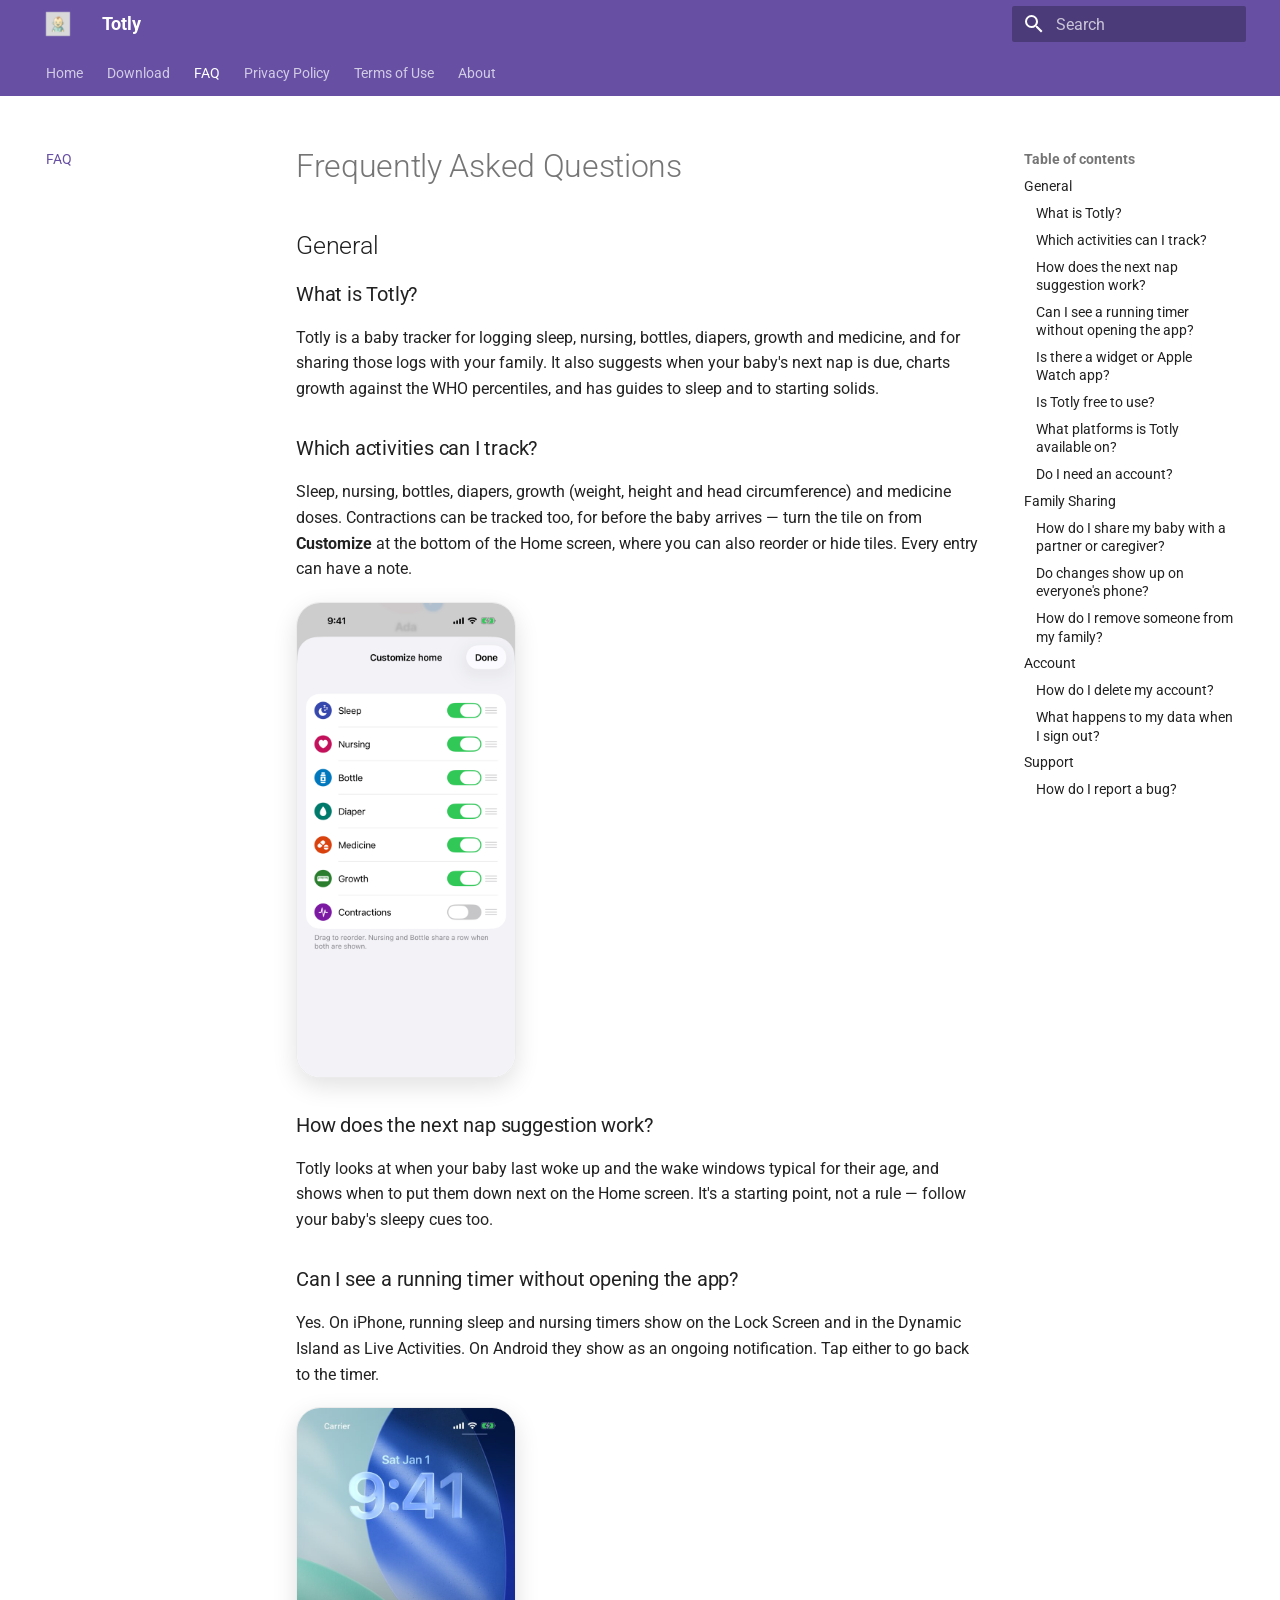
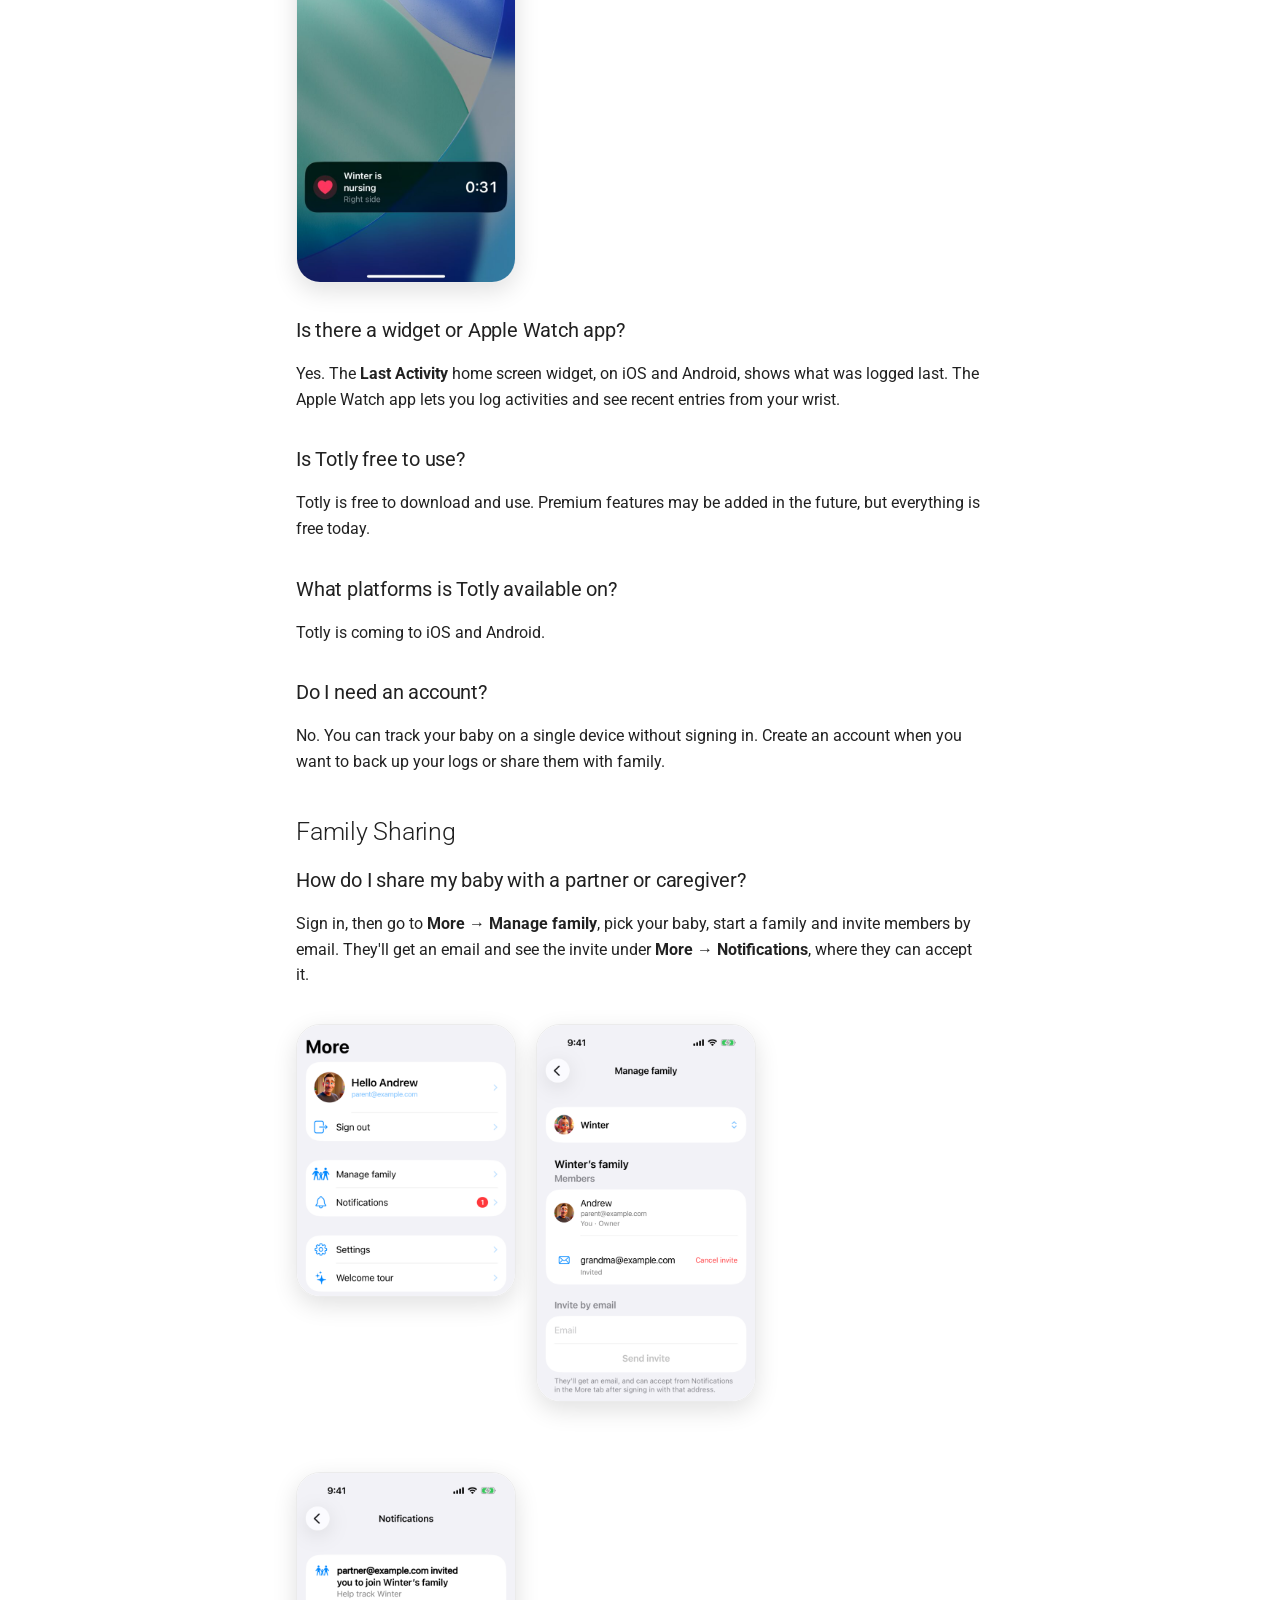
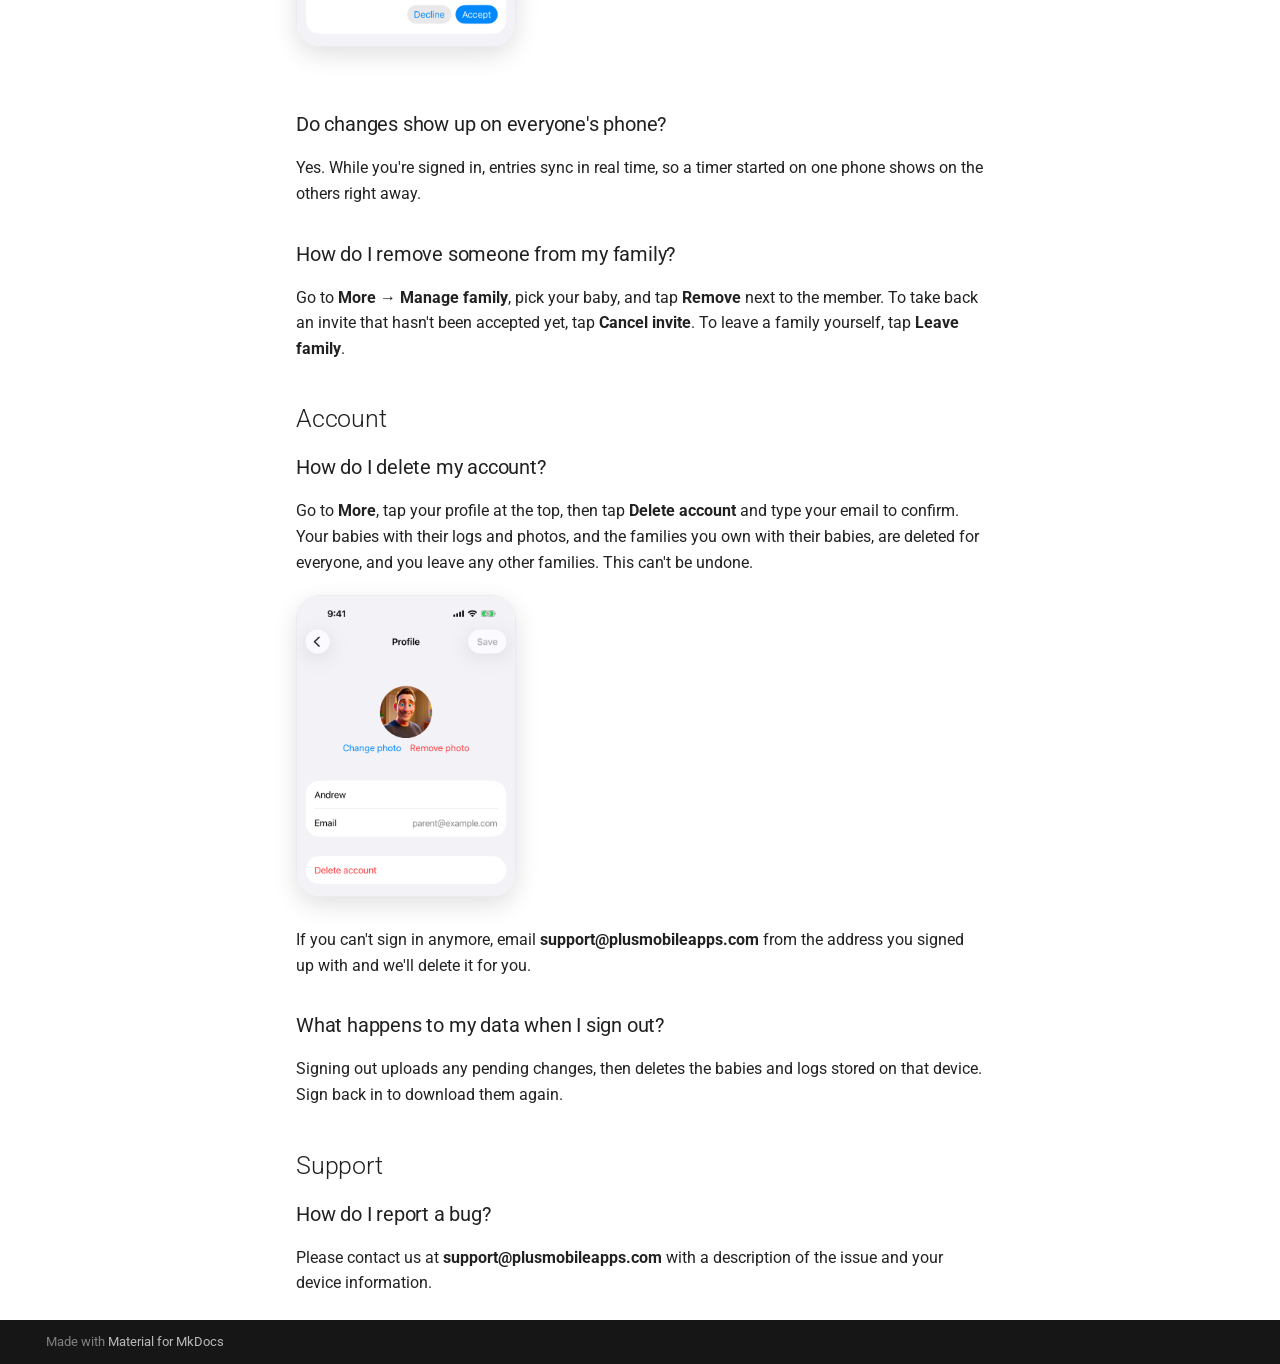
<file: faq/index.html>
<!doctype html>
<html lang="en" class="no-js">
  <head>
    
      <meta charset="utf-8">
      <meta name="viewport" content="width=device-width,initial-scale=1">
      
      
      
      
        <link rel="prev" href="../download/">
      
      
        <link rel="next" href="../privacy-policy/">
      
      
        
      
      
      <link rel="icon" href="../assets/favicon.png">
      <meta name="generator" content="mkdocs-1.6.1, mkdocs-material-9.8.2">
    
    
      
        <title>FAQ - Totly</title>
      
    
    
      <link rel="stylesheet" href="../assets/stylesheets/main.57a0d79d.min.css">
      
        
        <link rel="stylesheet" href="../assets/stylesheets/palette.fb2fffe2.min.css">
      
      


    
    
      
    
    
      
        
        
        <link rel="preconnect" href="https://fonts.gstatic.com" crossorigin>
        <link rel="stylesheet" href="https://fonts.googleapis.com/css?family=Roboto:300,300i,400,400i,700,700i%7CRoboto+Mono:400,400i,700,700i&display=fallback">
        <style>:root{--md-text-font:"Roboto";--md-code-font:"Roboto Mono"}</style>
      
    
    
      <link rel="stylesheet" href="../stylesheets/extra.css">
    
    <script>__md_scope=new URL("..",location),__md_hash=e=>[...e].reduce(((e,_)=>(e<<5)-e+_.charCodeAt(0)),0),__md_get=(e,_=localStorage,t=__md_scope)=>JSON.parse(_.getItem(t.pathname+"."+e)),__md_set=(e,_,t=localStorage,a=__md_scope)=>{try{t.setItem(a.pathname+"."+e,JSON.stringify(_))}catch(e){}}</script>
    
      

    
    
  </head>
  
  
    
    
    
    
    
    <body dir="ltr" data-md-color-scheme="default" data-md-color-primary="custom" data-md-color-accent="custom">
  
    
    <input class="md-toggle" data-md-toggle="drawer" type="checkbox" id="__drawer" autocomplete="off">
    <input class="md-toggle" data-md-toggle="search" type="checkbox" id="__search" autocomplete="off">
    <label class="md-overlay" for="__drawer"></label>
    <div data-md-component="skip">
      
        
        <a href="#frequently-asked-questions" class="md-skip">
          Skip to content
        </a>
      
    </div>
    <div data-md-component="announce">
      
    </div>
    
    
      

<header class="md-header" data-md-component="header">
  <nav class="md-header__inner md-grid" aria-label="Header">
    <a href=".." title="Totly" class="md-header__button md-logo" aria-label="Totly" data-md-component="logo">
      
  <img src="../assets/logo.png" alt="logo">

    </a>
    <label class="md-header__button md-icon" for="__drawer">
      
      <svg xmlns="http://www.w3.org/2000/svg" viewBox="0 0 24 24"><path d="M3 6h18v2H3zm0 5h18v2H3zm0 5h18v2H3z"/></svg>
    </label>
    <div class="md-header__title" data-md-component="header-title">
      <div class="md-header__ellipsis">
        <div class="md-header__topic">
          <span class="md-ellipsis">
            Totly
          </span>
        </div>
        <div class="md-header__topic" data-md-component="header-topic">
          <span class="md-ellipsis">
            
              FAQ
            
          </span>
        </div>
      </div>
    </div>
    
      
    
    
    
    
      
      
        <label class="md-header__button md-icon" for="__search">
          
          <svg xmlns="http://www.w3.org/2000/svg" viewBox="0 0 24 24"><path d="M9.5 3A6.5 6.5 0 0 1 16 9.5c0 1.61-.59 3.09-1.56 4.23l.27.27h.79l5 5-1.5 1.5-5-5v-.79l-.27-.27A6.52 6.52 0 0 1 9.5 16 6.5 6.5 0 0 1 3 9.5 6.5 6.5 0 0 1 9.5 3m0 2C7 5 5 7 5 9.5S7 14 9.5 14 14 12 14 9.5 12 5 9.5 5"/></svg>
        </label>
        <div class="md-search" data-md-component="search" role="dialog">
  <label class="md-search__overlay" for="__search"></label>
  <div class="md-search__inner" role="search">
    <form class="md-search__form" name="search">
      <input type="text" class="md-search__input" name="query" aria-label="Search" placeholder="Search" autocapitalize="off" autocorrect="off" autocomplete="off" spellcheck="false" data-md-component="search-query" required>
      <label class="md-search__icon md-icon" for="__search">
        
        <svg xmlns="http://www.w3.org/2000/svg" viewBox="0 0 24 24"><path d="M9.5 3A6.5 6.5 0 0 1 16 9.5c0 1.61-.59 3.09-1.56 4.23l.27.27h.79l5 5-1.5 1.5-5-5v-.79l-.27-.27A6.52 6.52 0 0 1 9.5 16 6.5 6.5 0 0 1 3 9.5 6.5 6.5 0 0 1 9.5 3m0 2C7 5 5 7 5 9.5S7 14 9.5 14 14 12 14 9.5 12 5 9.5 5"/></svg>
        
        <svg xmlns="http://www.w3.org/2000/svg" viewBox="0 0 24 24"><path d="M20 11v2H8l5.5 5.5-1.42 1.42L4.16 12l7.92-7.92L13.5 5.5 8 11z"/></svg>
      </label>
      <nav class="md-search__options" aria-label="Search">
        
        <button type="reset" class="md-search__icon md-icon" title="Clear" aria-label="Clear" tabindex="-1">
          
          <svg xmlns="http://www.w3.org/2000/svg" viewBox="0 0 24 24"><path d="M19 6.41 17.59 5 12 10.59 6.41 5 5 6.41 10.59 12 5 17.59 6.41 19 12 13.41 17.59 19 19 17.59 13.41 12z"/></svg>
        </button>
      </nav>
      
    </form>
    <div class="md-search__output">
      <div class="md-search__scrollwrap" tabindex="0" data-md-scrollfix>
        <div class="md-search-result" data-md-component="search-result">
          <div class="md-search-result__meta">
            Initializing search
          </div>
          <ol class="md-search-result__list" role="presentation"></ol>
        </div>
      </div>
    </div>
  </div>
</div>
      
    
    
  </nav>
  
</header>
    
    <div class="md-container" data-md-component="container">
      
      
        
          
            
<nav class="md-tabs" aria-label="Tabs" data-md-component="tabs">
  <div class="md-grid">
    <ul class="md-tabs__list">
      
        
  
  
  
  
    <li class="md-tabs__item">
      <a href=".." class="md-tabs__link">
        
  
  
    
  
  Home

      </a>
    </li>
  

      
        
  
  
  
  
    <li class="md-tabs__item">
      <a href="../download/" class="md-tabs__link">
        
  
  
    
  
  Download

      </a>
    </li>
  

      
        
  
  
  
    
  
  
    <li class="md-tabs__item md-tabs__item--active">
      <a href="./" class="md-tabs__link">
        
  
  
    
  
  FAQ

      </a>
    </li>
  

      
        
  
  
  
  
    <li class="md-tabs__item">
      <a href="../privacy-policy/" class="md-tabs__link">
        
  
  
    
  
  Privacy Policy

      </a>
    </li>
  

      
        
  
  
  
  
    <li class="md-tabs__item">
      <a href="../terms-of-use/" class="md-tabs__link">
        
  
  
    
  
  Terms of Use

      </a>
    </li>
  

      
        
  
  
  
  
    <li class="md-tabs__item">
      <a href="../about/" class="md-tabs__link">
        
  
  
    
  
  About

      </a>
    </li>
  

      
    </ul>
  </div>
</nav>
          
        
      
      <main class="md-main" data-md-component="main">
        <div class="md-main__inner md-grid">
          
            
              
              <div class="md-sidebar md-sidebar--primary" data-md-component="sidebar" data-md-type="navigation" >
                <div class="md-sidebar__scrollwrap">
                  <div class="md-sidebar__inner">
                    


  


<nav class="md-nav md-nav--primary md-nav--lifted" aria-label="Navigation" data-md-level="0">
  <label class="md-nav__title" for="__drawer">
    <a href=".." title="Totly" class="md-nav__button md-logo" aria-label="Totly" data-md-component="logo">
      
  <img src="../assets/logo.png" alt="logo">

    </a>
    Totly
  </label>
  
  <ul class="md-nav__list" data-md-scrollfix>
    
      
      
  
  
  
  
    <li class="md-nav__item">
      <a href=".." class="md-nav__link">
        
  
  
  <span class="md-ellipsis">
    
  
    Home
  

    
  </span>
  
  

      </a>
    </li>
  

    
      
      
  
  
  
  
    <li class="md-nav__item">
      <a href="../download/" class="md-nav__link">
        
  
  
  <span class="md-ellipsis">
    
  
    Download
  

    
  </span>
  
  

      </a>
    </li>
  

    
      
      
  
  
    
  
  
  
    <li class="md-nav__item md-nav__item--active">
      
      <input class="md-nav__toggle md-toggle" type="checkbox" id="__toc">
      
      
        
      
      
        <label class="md-nav__link md-nav__link--active" for="__toc">
          
  
  
  <span class="md-ellipsis">
    
  
    FAQ
  

    
  </span>
  
  

          <span class="md-nav__icon md-icon"></span>
        </label>
      
      <a href="./" class="md-nav__link md-nav__link--active">
        
  
  
  <span class="md-ellipsis">
    
  
    FAQ
  

    
  </span>
  
  

      </a>
      
        

<nav class="md-nav md-nav--secondary" aria-label="Table of contents">
  
  
  
    
  
  
    <label class="md-nav__title" for="__toc">
      <span class="md-nav__icon md-icon"></span>
      Table of contents
    </label>
    <ul class="md-nav__list" data-md-component="toc" data-md-scrollfix>
      
        <li class="md-nav__item">
  <a href="#general" class="md-nav__link">
    <span class="md-ellipsis">
      
        General
      
    </span>
  </a>
  
    <nav class="md-nav" aria-label="General">
      <ul class="md-nav__list">
        
          <li class="md-nav__item">
  <a href="#what-is-totly" class="md-nav__link">
    <span class="md-ellipsis">
      
        What is Totly?
      
    </span>
  </a>
  
</li>
        
          <li class="md-nav__item">
  <a href="#which-activities-can-i-track" class="md-nav__link">
    <span class="md-ellipsis">
      
        Which activities can I track?
      
    </span>
  </a>
  
</li>
        
          <li class="md-nav__item">
  <a href="#how-does-the-next-nap-suggestion-work" class="md-nav__link">
    <span class="md-ellipsis">
      
        How does the next nap suggestion work?
      
    </span>
  </a>
  
</li>
        
          <li class="md-nav__item">
  <a href="#can-i-see-a-running-timer-without-opening-the-app" class="md-nav__link">
    <span class="md-ellipsis">
      
        Can I see a running timer without opening the app?
      
    </span>
  </a>
  
</li>
        
          <li class="md-nav__item">
  <a href="#is-there-a-widget-or-apple-watch-app" class="md-nav__link">
    <span class="md-ellipsis">
      
        Is there a widget or Apple Watch app?
      
    </span>
  </a>
  
</li>
        
          <li class="md-nav__item">
  <a href="#is-totly-free-to-use" class="md-nav__link">
    <span class="md-ellipsis">
      
        Is Totly free to use?
      
    </span>
  </a>
  
</li>
        
          <li class="md-nav__item">
  <a href="#what-platforms-is-totly-available-on" class="md-nav__link">
    <span class="md-ellipsis">
      
        What platforms is Totly available on?
      
    </span>
  </a>
  
</li>
        
          <li class="md-nav__item">
  <a href="#do-i-need-an-account" class="md-nav__link">
    <span class="md-ellipsis">
      
        Do I need an account?
      
    </span>
  </a>
  
</li>
        
      </ul>
    </nav>
  
</li>
      
        <li class="md-nav__item">
  <a href="#family-sharing" class="md-nav__link">
    <span class="md-ellipsis">
      
        Family Sharing
      
    </span>
  </a>
  
    <nav class="md-nav" aria-label="Family Sharing">
      <ul class="md-nav__list">
        
          <li class="md-nav__item">
  <a href="#how-do-i-share-my-baby-with-a-partner-or-caregiver" class="md-nav__link">
    <span class="md-ellipsis">
      
        How do I share my baby with a partner or caregiver?
      
    </span>
  </a>
  
</li>
        
          <li class="md-nav__item">
  <a href="#do-changes-show-up-on-everyones-phone" class="md-nav__link">
    <span class="md-ellipsis">
      
        Do changes show up on everyone's phone?
      
    </span>
  </a>
  
</li>
        
          <li class="md-nav__item">
  <a href="#how-do-i-remove-someone-from-my-family" class="md-nav__link">
    <span class="md-ellipsis">
      
        How do I remove someone from my family?
      
    </span>
  </a>
  
</li>
        
      </ul>
    </nav>
  
</li>
      
        <li class="md-nav__item">
  <a href="#account" class="md-nav__link">
    <span class="md-ellipsis">
      
        Account
      
    </span>
  </a>
  
    <nav class="md-nav" aria-label="Account">
      <ul class="md-nav__list">
        
          <li class="md-nav__item">
  <a href="#how-do-i-delete-my-account" class="md-nav__link">
    <span class="md-ellipsis">
      
        How do I delete my account?
      
    </span>
  </a>
  
</li>
        
          <li class="md-nav__item">
  <a href="#what-happens-to-my-data-when-i-sign-out" class="md-nav__link">
    <span class="md-ellipsis">
      
        What happens to my data when I sign out?
      
    </span>
  </a>
  
</li>
        
      </ul>
    </nav>
  
</li>
      
        <li class="md-nav__item">
  <a href="#support" class="md-nav__link">
    <span class="md-ellipsis">
      
        Support
      
    </span>
  </a>
  
    <nav class="md-nav" aria-label="Support">
      <ul class="md-nav__list">
        
          <li class="md-nav__item">
  <a href="#how-do-i-report-a-bug" class="md-nav__link">
    <span class="md-ellipsis">
      
        How do I report a bug?
      
    </span>
  </a>
  
</li>
        
      </ul>
    </nav>
  
</li>
      
    </ul>
  
</nav>
      
    </li>
  

    
      
      
  
  
  
  
    <li class="md-nav__item">
      <a href="../privacy-policy/" class="md-nav__link">
        
  
  
  <span class="md-ellipsis">
    
  
    Privacy Policy
  

    
  </span>
  
  

      </a>
    </li>
  

    
      
      
  
  
  
  
    <li class="md-nav__item">
      <a href="../terms-of-use/" class="md-nav__link">
        
  
  
  <span class="md-ellipsis">
    
  
    Terms of Use
  

    
  </span>
  
  

      </a>
    </li>
  

    
      
      
  
  
  
  
    <li class="md-nav__item">
      <a href="../about/" class="md-nav__link">
        
  
  
  <span class="md-ellipsis">
    
  
    About
  

    
  </span>
  
  

      </a>
    </li>
  

    
  </ul>
</nav>
                  </div>
                </div>
              </div>
            
            
              
              <div class="md-sidebar md-sidebar--secondary" data-md-component="sidebar" data-md-type="toc" >
                <div class="md-sidebar__scrollwrap">
                  <div class="md-sidebar__inner">
                    

<nav class="md-nav md-nav--secondary" aria-label="Table of contents">
  
  
  
    
  
  
    <label class="md-nav__title" for="__toc">
      <span class="md-nav__icon md-icon"></span>
      Table of contents
    </label>
    <ul class="md-nav__list" data-md-component="toc" data-md-scrollfix>
      
        <li class="md-nav__item">
  <a href="#general" class="md-nav__link">
    <span class="md-ellipsis">
      
        General
      
    </span>
  </a>
  
    <nav class="md-nav" aria-label="General">
      <ul class="md-nav__list">
        
          <li class="md-nav__item">
  <a href="#what-is-totly" class="md-nav__link">
    <span class="md-ellipsis">
      
        What is Totly?
      
    </span>
  </a>
  
</li>
        
          <li class="md-nav__item">
  <a href="#which-activities-can-i-track" class="md-nav__link">
    <span class="md-ellipsis">
      
        Which activities can I track?
      
    </span>
  </a>
  
</li>
        
          <li class="md-nav__item">
  <a href="#how-does-the-next-nap-suggestion-work" class="md-nav__link">
    <span class="md-ellipsis">
      
        How does the next nap suggestion work?
      
    </span>
  </a>
  
</li>
        
          <li class="md-nav__item">
  <a href="#can-i-see-a-running-timer-without-opening-the-app" class="md-nav__link">
    <span class="md-ellipsis">
      
        Can I see a running timer without opening the app?
      
    </span>
  </a>
  
</li>
        
          <li class="md-nav__item">
  <a href="#is-there-a-widget-or-apple-watch-app" class="md-nav__link">
    <span class="md-ellipsis">
      
        Is there a widget or Apple Watch app?
      
    </span>
  </a>
  
</li>
        
          <li class="md-nav__item">
  <a href="#is-totly-free-to-use" class="md-nav__link">
    <span class="md-ellipsis">
      
        Is Totly free to use?
      
    </span>
  </a>
  
</li>
        
          <li class="md-nav__item">
  <a href="#what-platforms-is-totly-available-on" class="md-nav__link">
    <span class="md-ellipsis">
      
        What platforms is Totly available on?
      
    </span>
  </a>
  
</li>
        
          <li class="md-nav__item">
  <a href="#do-i-need-an-account" class="md-nav__link">
    <span class="md-ellipsis">
      
        Do I need an account?
      
    </span>
  </a>
  
</li>
        
      </ul>
    </nav>
  
</li>
      
        <li class="md-nav__item">
  <a href="#family-sharing" class="md-nav__link">
    <span class="md-ellipsis">
      
        Family Sharing
      
    </span>
  </a>
  
    <nav class="md-nav" aria-label="Family Sharing">
      <ul class="md-nav__list">
        
          <li class="md-nav__item">
  <a href="#how-do-i-share-my-baby-with-a-partner-or-caregiver" class="md-nav__link">
    <span class="md-ellipsis">
      
        How do I share my baby with a partner or caregiver?
      
    </span>
  </a>
  
</li>
        
          <li class="md-nav__item">
  <a href="#do-changes-show-up-on-everyones-phone" class="md-nav__link">
    <span class="md-ellipsis">
      
        Do changes show up on everyone's phone?
      
    </span>
  </a>
  
</li>
        
          <li class="md-nav__item">
  <a href="#how-do-i-remove-someone-from-my-family" class="md-nav__link">
    <span class="md-ellipsis">
      
        How do I remove someone from my family?
      
    </span>
  </a>
  
</li>
        
      </ul>
    </nav>
  
</li>
      
        <li class="md-nav__item">
  <a href="#account" class="md-nav__link">
    <span class="md-ellipsis">
      
        Account
      
    </span>
  </a>
  
    <nav class="md-nav" aria-label="Account">
      <ul class="md-nav__list">
        
          <li class="md-nav__item">
  <a href="#how-do-i-delete-my-account" class="md-nav__link">
    <span class="md-ellipsis">
      
        How do I delete my account?
      
    </span>
  </a>
  
</li>
        
          <li class="md-nav__item">
  <a href="#what-happens-to-my-data-when-i-sign-out" class="md-nav__link">
    <span class="md-ellipsis">
      
        What happens to my data when I sign out?
      
    </span>
  </a>
  
</li>
        
      </ul>
    </nav>
  
</li>
      
        <li class="md-nav__item">
  <a href="#support" class="md-nav__link">
    <span class="md-ellipsis">
      
        Support
      
    </span>
  </a>
  
    <nav class="md-nav" aria-label="Support">
      <ul class="md-nav__list">
        
          <li class="md-nav__item">
  <a href="#how-do-i-report-a-bug" class="md-nav__link">
    <span class="md-ellipsis">
      
        How do I report a bug?
      
    </span>
  </a>
  
</li>
        
      </ul>
    </nav>
  
</li>
      
    </ul>
  
</nav>
                  </div>
                </div>
              </div>
            
          
          
            <div class="md-content" data-md-component="content">
              
              <article class="md-content__inner md-typeset">
                
                  



<h1 id="frequently-asked-questions">Frequently Asked Questions</h1>
<h2 id="general">General</h2>
<h3 id="what-is-totly">What is Totly?</h3>
<p>Totly is a baby tracker for logging sleep, nursing, bottles, diapers, growth and medicine, and for sharing those logs with your family. It also suggests when your baby's next nap is due, charts growth against the WHO percentiles, and has guides to sleep and to starting solids.</p>
<h3 id="which-activities-can-i-track">Which activities can I track?</h3>
<p>Sleep, nursing, bottles, diapers, growth (weight, height and head circumference) and medicine doses. Contractions can be tracked too, for before the baby arrives — turn the tile on from <strong>Customize</strong> at the bottom of the Home screen, where you can also reorder or hide tiles. Every entry can have a note.</p>
<p><img alt="The Customize home sheet with a switch and drag handle for each activity" class="faq-shot" loading="lazy" src="../assets/screenshots/customize.png" /></p>
<h3 id="how-does-the-next-nap-suggestion-work">How does the next nap suggestion work?</h3>
<p>Totly looks at when your baby last woke up and the wake windows typical for their age, and shows when to put them down next on the Home screen. It's a starting point, not a rule — follow your baby's sleepy cues too.</p>
<h3 id="can-i-see-a-running-timer-without-opening-the-app">Can I see a running timer without opening the app?</h3>
<p>Yes. On iPhone, running sleep and nursing timers show on the Lock Screen and in the Dynamic Island as Live Activities. On Android they show as an ongoing notification. Tap either to go back to the timer.</p>
<p><img alt="A running nursing timer as a Live Activity on the iPhone Lock Screen" class="faq-shot" loading="lazy" src="../assets/screenshots/live-activity.jpg" /></p>
<h3 id="is-there-a-widget-or-apple-watch-app">Is there a widget or Apple Watch app?</h3>
<p>Yes. The <strong>Last Activity</strong> home screen widget, on iOS and Android, shows what was logged last. The Apple Watch app lets you log activities and see recent entries from your wrist.</p>
<h3 id="is-totly-free-to-use">Is Totly free to use?</h3>
<p>Totly is free to download and use. Premium features may be added in the future, but everything is free today.</p>
<h3 id="what-platforms-is-totly-available-on">What platforms is Totly available on?</h3>
<p>Totly is coming to iOS and Android.</p>
<h3 id="do-i-need-an-account">Do I need an account?</h3>
<p>No. You can track your baby on a single device without signing in. Create an account when you want to back up your logs or share them with family.</p>
<h2 id="family-sharing">Family Sharing</h2>
<h3 id="how-do-i-share-my-baby-with-a-partner-or-caregiver">How do I share my baby with a partner or caregiver?</h3>
<p>Sign in, then go to <strong>More</strong> → <strong>Manage family</strong>, pick your baby, start a family and invite members by email. They'll get an email and see the invite under <strong>More</strong> → <strong>Notifications</strong>, where they can accept it.</p>
<div class="faq-shots">
<p><img alt="The More tab with the profile, Manage family and Notifications" class="faq-shot" loading="lazy" src="../assets/screenshots/more-family.png" />
<img alt="Manage family with the owner, an invited member and the invite by email form" class="faq-shot" loading="lazy" src="../assets/screenshots/manage-family.png" />
<img alt="An invite to join Winter's family in Notifications, with Decline and Accept" class="faq-shot" loading="lazy" src="../assets/screenshots/notifications.png" /></p>
</div>
<h3 id="do-changes-show-up-on-everyones-phone">Do changes show up on everyone's phone?</h3>
<p>Yes. While you're signed in, entries sync in real time, so a timer started on one phone shows on the others right away.</p>
<h3 id="how-do-i-remove-someone-from-my-family">How do I remove someone from my family?</h3>
<p>Go to <strong>More</strong> → <strong>Manage family</strong>, pick your baby, and tap <strong>Remove</strong> next to the member. To take back an invite that hasn't been accepted yet, tap <strong>Cancel invite</strong>. To leave a family yourself, tap <strong>Leave family</strong>.</p>
<h2 id="account">Account</h2>
<h3 id="how-do-i-delete-my-account">How do I delete my account?</h3>
<p>Go to <strong>More</strong>, tap your profile at the top, then tap <strong>Delete account</strong> and type your email to confirm. Your babies with their logs and photos, and the families you own with their babies, are deleted for everyone, and you leave any other families. This can't be undone.</p>
<p><img alt="The Profile screen with the Delete account button" class="faq-shot" loading="lazy" src="../assets/screenshots/manage-profile.png" /></p>
<p>If you can't sign in anymore, email <strong>support@plusmobileapps.com</strong> from the address you signed up with and we'll delete it for you.</p>
<h3 id="what-happens-to-my-data-when-i-sign-out">What happens to my data when I sign out?</h3>
<p>Signing out uploads any pending changes, then deletes the babies and logs stored on that device. Sign back in to download them again.</p>
<h2 id="support">Support</h2>
<h3 id="how-do-i-report-a-bug">How do I report a bug?</h3>
<p>Please contact us at <strong>support@plusmobileapps.com</strong> with a description of the issue and your device information.</p>












                
              </article>
            </div>
          
          
<script>var target=document.getElementById(location.hash.slice(1));target&&target.name&&(target.checked=target.name.startsWith("__tabbed_"))</script>
        </div>
        
      </main>
      
        <footer class="md-footer">
  
  <div class="md-footer-meta md-typeset">
    <div class="md-footer-meta__inner md-grid">
      <div class="md-copyright">
  
  
    Made with
    <a href="https://squidfunk.github.io/mkdocs-material/" target="_blank" rel="noopener">
      Material for MkDocs
    </a>
  
</div>
      
    </div>
  </div>
</footer>
      
    </div>
    <div class="md-dialog" data-md-component="dialog">
      <div class="md-dialog__inner md-typeset"></div>
    </div>
    
    
    
      
      
      <script id="__config" type="application/json">{"annotate": null, "base": "..", "features": ["navigation.tabs", "navigation.sections"], "search": "../assets/javascripts/workers/search.a7633da7.min.js", "tags": null, "translations": {"clipboard.copied": "Copied to clipboard", "clipboard.copy": "Copy to clipboard", "search.result.more.one": "1 more on this page", "search.result.more.other": "# more on this page", "search.result.none": "No matching documents", "search.result.one": "1 matching document", "search.result.other": "# matching documents", "search.result.placeholder": "Type to start searching", "search.result.term.missing": "Missing", "select.version": "Select version"}, "version": null}</script>
    
    
      <script src="../assets/javascripts/bundle.a5f9d56c.min.js"></script>
      
    
  </body>
</html>
</file>
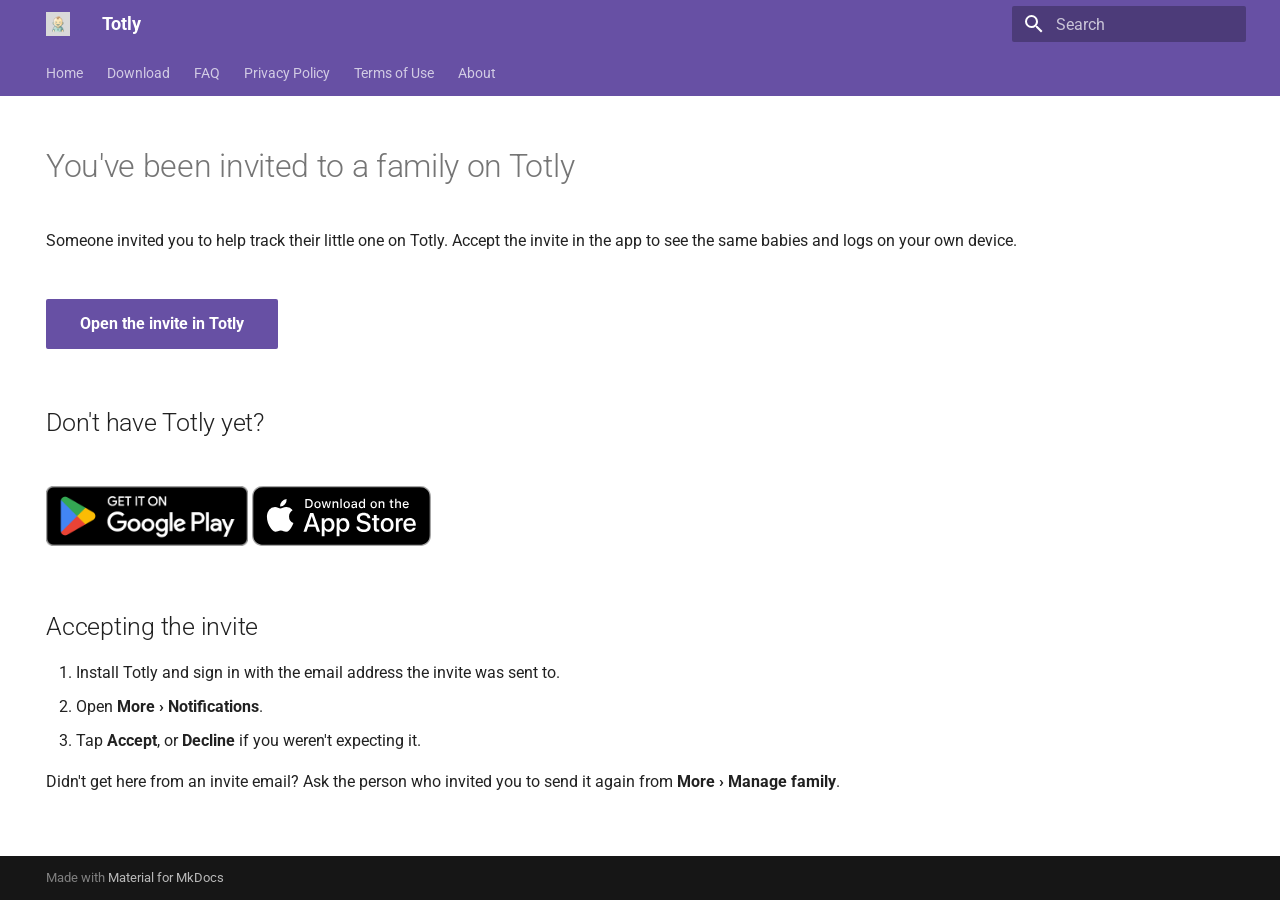
<file: invite/index.html>
<!doctype html>
<html lang="en" class="no-js">
  <head>
    
      <meta charset="utf-8">
      <meta name="viewport" content="width=device-width,initial-scale=1">
      
      
      
      
      
      
        
      
      
      <link rel="icon" href="../assets/favicon.png">
      <meta name="generator" content="mkdocs-1.6.1, mkdocs-material-9.8.2">
    
    
      
        <title>You're invited - Totly</title>
      
    
    
      <link rel="stylesheet" href="../assets/stylesheets/main.57a0d79d.min.css">
      
        
        <link rel="stylesheet" href="../assets/stylesheets/palette.fb2fffe2.min.css">
      
      


    
    
      
    
    
      
        
        
        <link rel="preconnect" href="https://fonts.gstatic.com" crossorigin>
        <link rel="stylesheet" href="https://fonts.googleapis.com/css?family=Roboto:300,300i,400,400i,700,700i%7CRoboto+Mono:400,400i,700,700i&display=fallback">
        <style>:root{--md-text-font:"Roboto";--md-code-font:"Roboto Mono"}</style>
      
    
    
      <link rel="stylesheet" href="../stylesheets/extra.css">
    
    <script>__md_scope=new URL("..",location),__md_hash=e=>[...e].reduce(((e,_)=>(e<<5)-e+_.charCodeAt(0)),0),__md_get=(e,_=localStorage,t=__md_scope)=>JSON.parse(_.getItem(t.pathname+"."+e)),__md_set=(e,_,t=localStorage,a=__md_scope)=>{try{t.setItem(a.pathname+"."+e,JSON.stringify(_))}catch(e){}}</script>
    
      

    
    
  </head>
  
  
    
    
    
    
    
    <body dir="ltr" data-md-color-scheme="default" data-md-color-primary="custom" data-md-color-accent="custom">
  
    
    <input class="md-toggle" data-md-toggle="drawer" type="checkbox" id="__drawer" autocomplete="off">
    <input class="md-toggle" data-md-toggle="search" type="checkbox" id="__search" autocomplete="off">
    <label class="md-overlay" for="__drawer"></label>
    <div data-md-component="skip">
      
        
        <a href="#youve-been-invited-to-a-family-on-totly" class="md-skip">
          Skip to content
        </a>
      
    </div>
    <div data-md-component="announce">
      
    </div>
    
    
      

<header class="md-header" data-md-component="header">
  <nav class="md-header__inner md-grid" aria-label="Header">
    <a href=".." title="Totly" class="md-header__button md-logo" aria-label="Totly" data-md-component="logo">
      
  <img src="../assets/logo.png" alt="logo">

    </a>
    <label class="md-header__button md-icon" for="__drawer">
      
      <svg xmlns="http://www.w3.org/2000/svg" viewBox="0 0 24 24"><path d="M3 6h18v2H3zm0 5h18v2H3zm0 5h18v2H3z"/></svg>
    </label>
    <div class="md-header__title" data-md-component="header-title">
      <div class="md-header__ellipsis">
        <div class="md-header__topic">
          <span class="md-ellipsis">
            Totly
          </span>
        </div>
        <div class="md-header__topic" data-md-component="header-topic">
          <span class="md-ellipsis">
            
              You're invited
            
          </span>
        </div>
      </div>
    </div>
    
      
    
    
    
    
      
      
        <label class="md-header__button md-icon" for="__search">
          
          <svg xmlns="http://www.w3.org/2000/svg" viewBox="0 0 24 24"><path d="M9.5 3A6.5 6.5 0 0 1 16 9.5c0 1.61-.59 3.09-1.56 4.23l.27.27h.79l5 5-1.5 1.5-5-5v-.79l-.27-.27A6.52 6.52 0 0 1 9.5 16 6.5 6.5 0 0 1 3 9.5 6.5 6.5 0 0 1 9.5 3m0 2C7 5 5 7 5 9.5S7 14 9.5 14 14 12 14 9.5 12 5 9.5 5"/></svg>
        </label>
        <div class="md-search" data-md-component="search" role="dialog">
  <label class="md-search__overlay" for="__search"></label>
  <div class="md-search__inner" role="search">
    <form class="md-search__form" name="search">
      <input type="text" class="md-search__input" name="query" aria-label="Search" placeholder="Search" autocapitalize="off" autocorrect="off" autocomplete="off" spellcheck="false" data-md-component="search-query" required>
      <label class="md-search__icon md-icon" for="__search">
        
        <svg xmlns="http://www.w3.org/2000/svg" viewBox="0 0 24 24"><path d="M9.5 3A6.5 6.5 0 0 1 16 9.5c0 1.61-.59 3.09-1.56 4.23l.27.27h.79l5 5-1.5 1.5-5-5v-.79l-.27-.27A6.52 6.52 0 0 1 9.5 16 6.5 6.5 0 0 1 3 9.5 6.5 6.5 0 0 1 9.5 3m0 2C7 5 5 7 5 9.5S7 14 9.5 14 14 12 14 9.5 12 5 9.5 5"/></svg>
        
        <svg xmlns="http://www.w3.org/2000/svg" viewBox="0 0 24 24"><path d="M20 11v2H8l5.5 5.5-1.42 1.42L4.16 12l7.92-7.92L13.5 5.5 8 11z"/></svg>
      </label>
      <nav class="md-search__options" aria-label="Search">
        
        <button type="reset" class="md-search__icon md-icon" title="Clear" aria-label="Clear" tabindex="-1">
          
          <svg xmlns="http://www.w3.org/2000/svg" viewBox="0 0 24 24"><path d="M19 6.41 17.59 5 12 10.59 6.41 5 5 6.41 10.59 12 5 17.59 6.41 19 12 13.41 17.59 19 19 17.59 13.41 12z"/></svg>
        </button>
      </nav>
      
    </form>
    <div class="md-search__output">
      <div class="md-search__scrollwrap" tabindex="0" data-md-scrollfix>
        <div class="md-search-result" data-md-component="search-result">
          <div class="md-search-result__meta">
            Initializing search
          </div>
          <ol class="md-search-result__list" role="presentation"></ol>
        </div>
      </div>
    </div>
  </div>
</div>
      
    
    
  </nav>
  
</header>
    
    <div class="md-container" data-md-component="container">
      
      
        
          
            
<nav class="md-tabs" aria-label="Tabs" data-md-component="tabs">
  <div class="md-grid">
    <ul class="md-tabs__list">
      
        
  
  
  
  
    <li class="md-tabs__item">
      <a href=".." class="md-tabs__link">
        
  
  
    
  
  Home

      </a>
    </li>
  

      
        
  
  
  
  
    <li class="md-tabs__item">
      <a href="../download/" class="md-tabs__link">
        
  
  
    
  
  Download

      </a>
    </li>
  

      
        
  
  
  
  
    <li class="md-tabs__item">
      <a href="../faq/" class="md-tabs__link">
        
  
  
    
  
  FAQ

      </a>
    </li>
  

      
        
  
  
  
  
    <li class="md-tabs__item">
      <a href="../privacy-policy/" class="md-tabs__link">
        
  
  
    
  
  Privacy Policy

      </a>
    </li>
  

      
        
  
  
  
  
    <li class="md-tabs__item">
      <a href="../terms-of-use/" class="md-tabs__link">
        
  
  
    
  
  Terms of Use

      </a>
    </li>
  

      
        
  
  
  
  
    <li class="md-tabs__item">
      <a href="../about/" class="md-tabs__link">
        
  
  
    
  
  About

      </a>
    </li>
  

      
    </ul>
  </div>
</nav>
          
        
      
      <main class="md-main" data-md-component="main">
        <div class="md-main__inner md-grid">
          
            
              
                
              
              <div class="md-sidebar md-sidebar--primary" data-md-component="sidebar" data-md-type="navigation" hidden>
                <div class="md-sidebar__scrollwrap">
                  <div class="md-sidebar__inner">
                    


  


<nav class="md-nav md-nav--primary md-nav--lifted" aria-label="Navigation" data-md-level="0">
  <label class="md-nav__title" for="__drawer">
    <a href=".." title="Totly" class="md-nav__button md-logo" aria-label="Totly" data-md-component="logo">
      
  <img src="../assets/logo.png" alt="logo">

    </a>
    Totly
  </label>
  
  <ul class="md-nav__list" data-md-scrollfix>
    
      
      
  
  
  
  
    <li class="md-nav__item">
      <a href=".." class="md-nav__link">
        
  
  
  <span class="md-ellipsis">
    
  
    Home
  

    
  </span>
  
  

      </a>
    </li>
  

    
      
      
  
  
  
  
    <li class="md-nav__item">
      <a href="../download/" class="md-nav__link">
        
  
  
  <span class="md-ellipsis">
    
  
    Download
  

    
  </span>
  
  

      </a>
    </li>
  

    
      
      
  
  
  
  
    <li class="md-nav__item">
      <a href="../faq/" class="md-nav__link">
        
  
  
  <span class="md-ellipsis">
    
  
    FAQ
  

    
  </span>
  
  

      </a>
    </li>
  

    
      
      
  
  
  
  
    <li class="md-nav__item">
      <a href="../privacy-policy/" class="md-nav__link">
        
  
  
  <span class="md-ellipsis">
    
  
    Privacy Policy
  

    
  </span>
  
  

      </a>
    </li>
  

    
      
      
  
  
  
  
    <li class="md-nav__item">
      <a href="../terms-of-use/" class="md-nav__link">
        
  
  
  <span class="md-ellipsis">
    
  
    Terms of Use
  

    
  </span>
  
  

      </a>
    </li>
  

    
      
      
  
  
  
  
    <li class="md-nav__item">
      <a href="../about/" class="md-nav__link">
        
  
  
  <span class="md-ellipsis">
    
  
    About
  

    
  </span>
  
  

      </a>
    </li>
  

    
  </ul>
</nav>
                  </div>
                </div>
              </div>
            
            
              
                
              
              <div class="md-sidebar md-sidebar--secondary" data-md-component="sidebar" data-md-type="toc" hidden>
                <div class="md-sidebar__scrollwrap">
                  <div class="md-sidebar__inner">
                    

<nav class="md-nav md-nav--secondary" aria-label="Table of contents">
  
  
  
    
  
  
    <label class="md-nav__title" for="__toc">
      <span class="md-nav__icon md-icon"></span>
      Table of contents
    </label>
    <ul class="md-nav__list" data-md-component="toc" data-md-scrollfix>
      
        <li class="md-nav__item">
  <a href="#dont-have-totly-yet" class="md-nav__link">
    <span class="md-ellipsis">
      
        Don't have Totly yet?
      
    </span>
  </a>
  
</li>
      
        <li class="md-nav__item">
  <a href="#accepting-the-invite" class="md-nav__link">
    <span class="md-ellipsis">
      
        Accepting the invite
      
    </span>
  </a>
  
</li>
      
    </ul>
  
</nav>
                  </div>
                </div>
              </div>
            
          
          
            <div class="md-content" data-md-component="content">
              
              <article class="md-content__inner md-typeset">
                
                  
  




<h1 id="youve-been-invited-to-a-family-on-totly">You've been invited to a family on Totly</h1>
<p>Someone invited you to help track their little one on Totly. Accept the invite in the app to see the
same babies and logs on your own device.</p>
<div class="download-buttons">
<p><a class="md-button md-button--primary" href="totly://notifications">Open the invite in Totly</a></p>
</div>
<h2 id="dont-have-totly-yet">Don't have Totly yet?</h2>
<div class="download-buttons">
<p><a class="store-badge" href="https://play.google.com/store/apps/details?id=com.plusmobileapps.totly"><img alt="Get it on Google Play" src="../assets/google-play-badge.png" /></a>
<a class="store-badge" href="https://apps.apple.com/app/totly-baby-tracker/id6826430262"><img alt="Download on the App Store" src="../assets/app-store-badge.svg" /></a></p>
</div>
<h2 id="accepting-the-invite">Accepting the invite</h2>
<ol>
<li>Install Totly and sign in with the email address the invite was sent to.</li>
<li>Open <strong>More › Notifications</strong>.</li>
<li>Tap <strong>Accept</strong>, or <strong>Decline</strong> if you weren't expecting it.</li>
</ol>
<p>Didn't get here from an invite email? Ask the person who invited you to send it again from
<strong>More › Manage family</strong>.</p>







  
  




  



                
              </article>
            </div>
          
          
<script>var target=document.getElementById(location.hash.slice(1));target&&target.name&&(target.checked=target.name.startsWith("__tabbed_"))</script>
        </div>
        
      </main>
      
        <footer class="md-footer">
  
  <div class="md-footer-meta md-typeset">
    <div class="md-footer-meta__inner md-grid">
      <div class="md-copyright">
  
  
    Made with
    <a href="https://squidfunk.github.io/mkdocs-material/" target="_blank" rel="noopener">
      Material for MkDocs
    </a>
  
</div>
      
    </div>
  </div>
</footer>
      
    </div>
    <div class="md-dialog" data-md-component="dialog">
      <div class="md-dialog__inner md-typeset"></div>
    </div>
    
    
    
      
      
      <script id="__config" type="application/json">{"annotate": null, "base": "..", "features": ["navigation.tabs", "navigation.sections"], "search": "../assets/javascripts/workers/search.a7633da7.min.js", "tags": null, "translations": {"clipboard.copied": "Copied to clipboard", "clipboard.copy": "Copy to clipboard", "search.result.more.one": "1 more on this page", "search.result.more.other": "# more on this page", "search.result.none": "No matching documents", "search.result.one": "1 matching document", "search.result.other": "# matching documents", "search.result.placeholder": "Type to start searching", "search.result.term.missing": "Missing", "select.version": "Select version"}, "version": null}</script>
    
    
      <script src="../assets/javascripts/bundle.a5f9d56c.min.js"></script>
      
    
  </body>
</html>
</file>
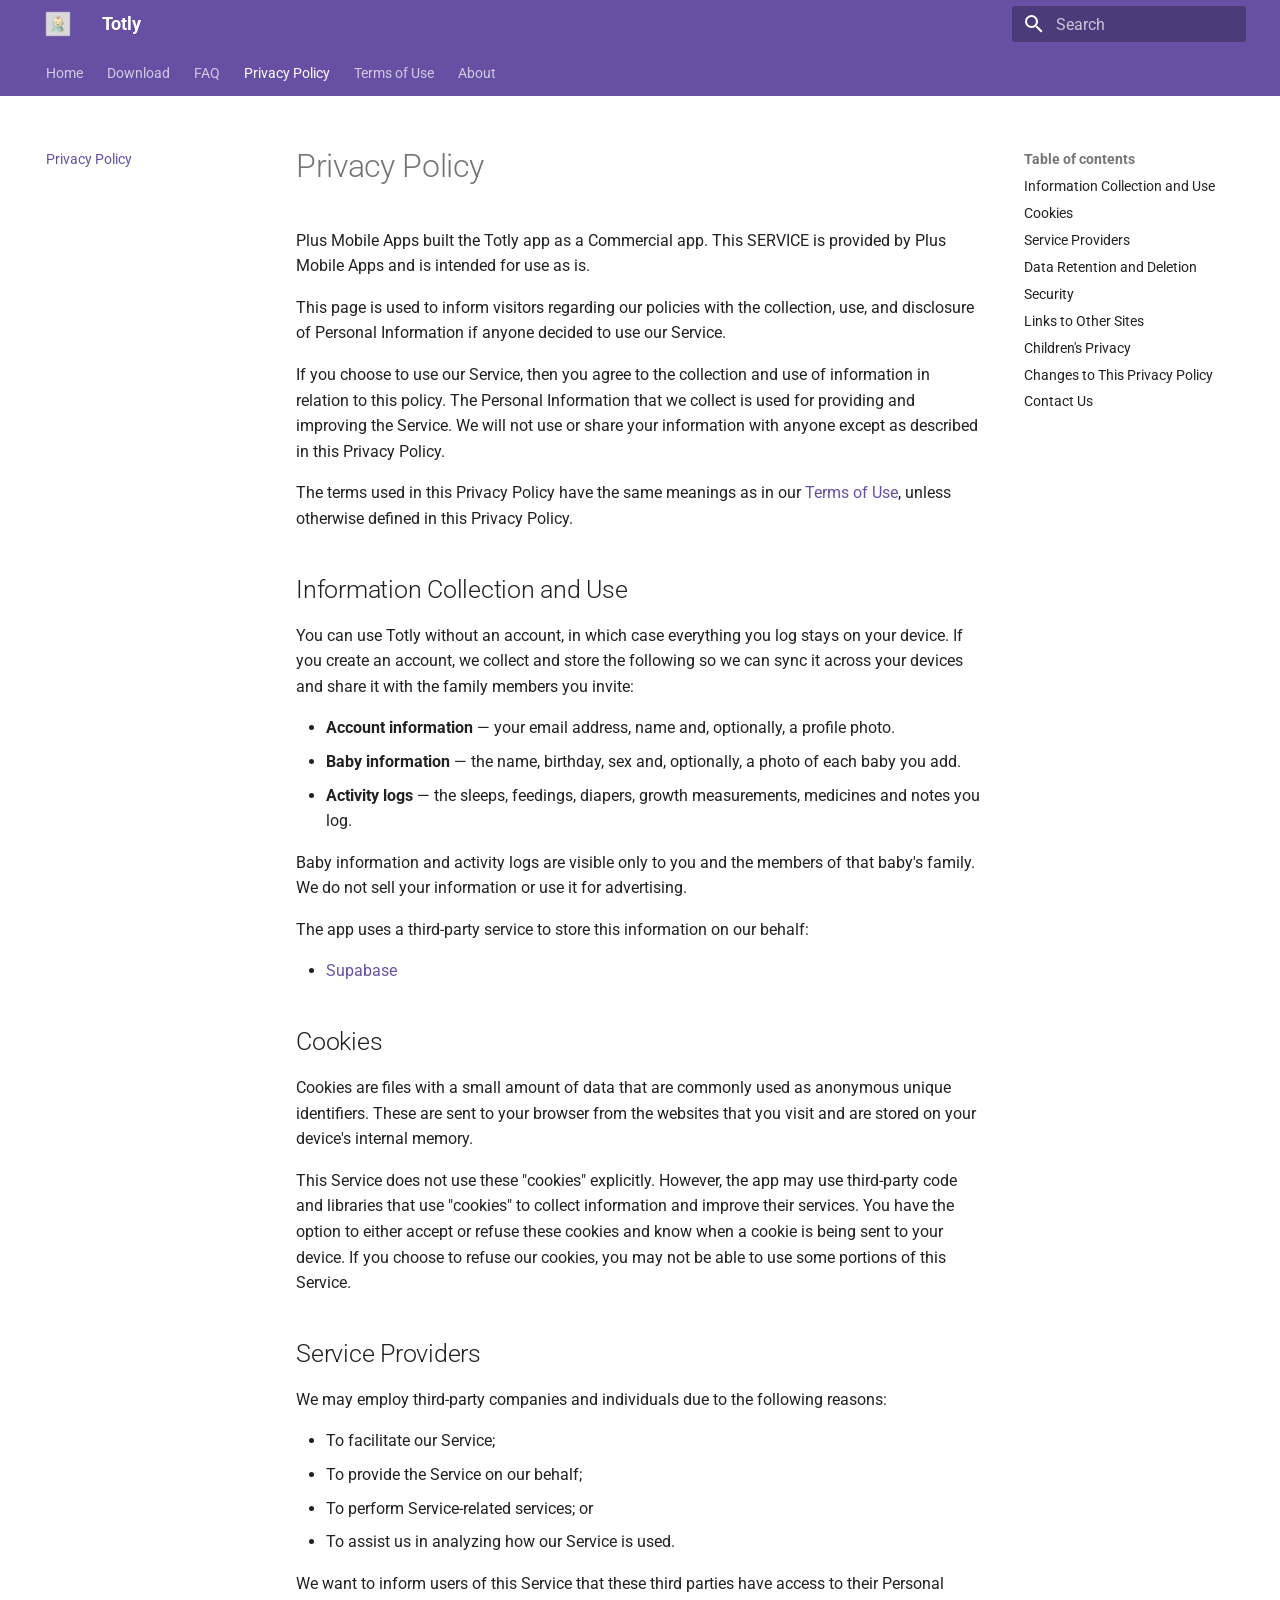
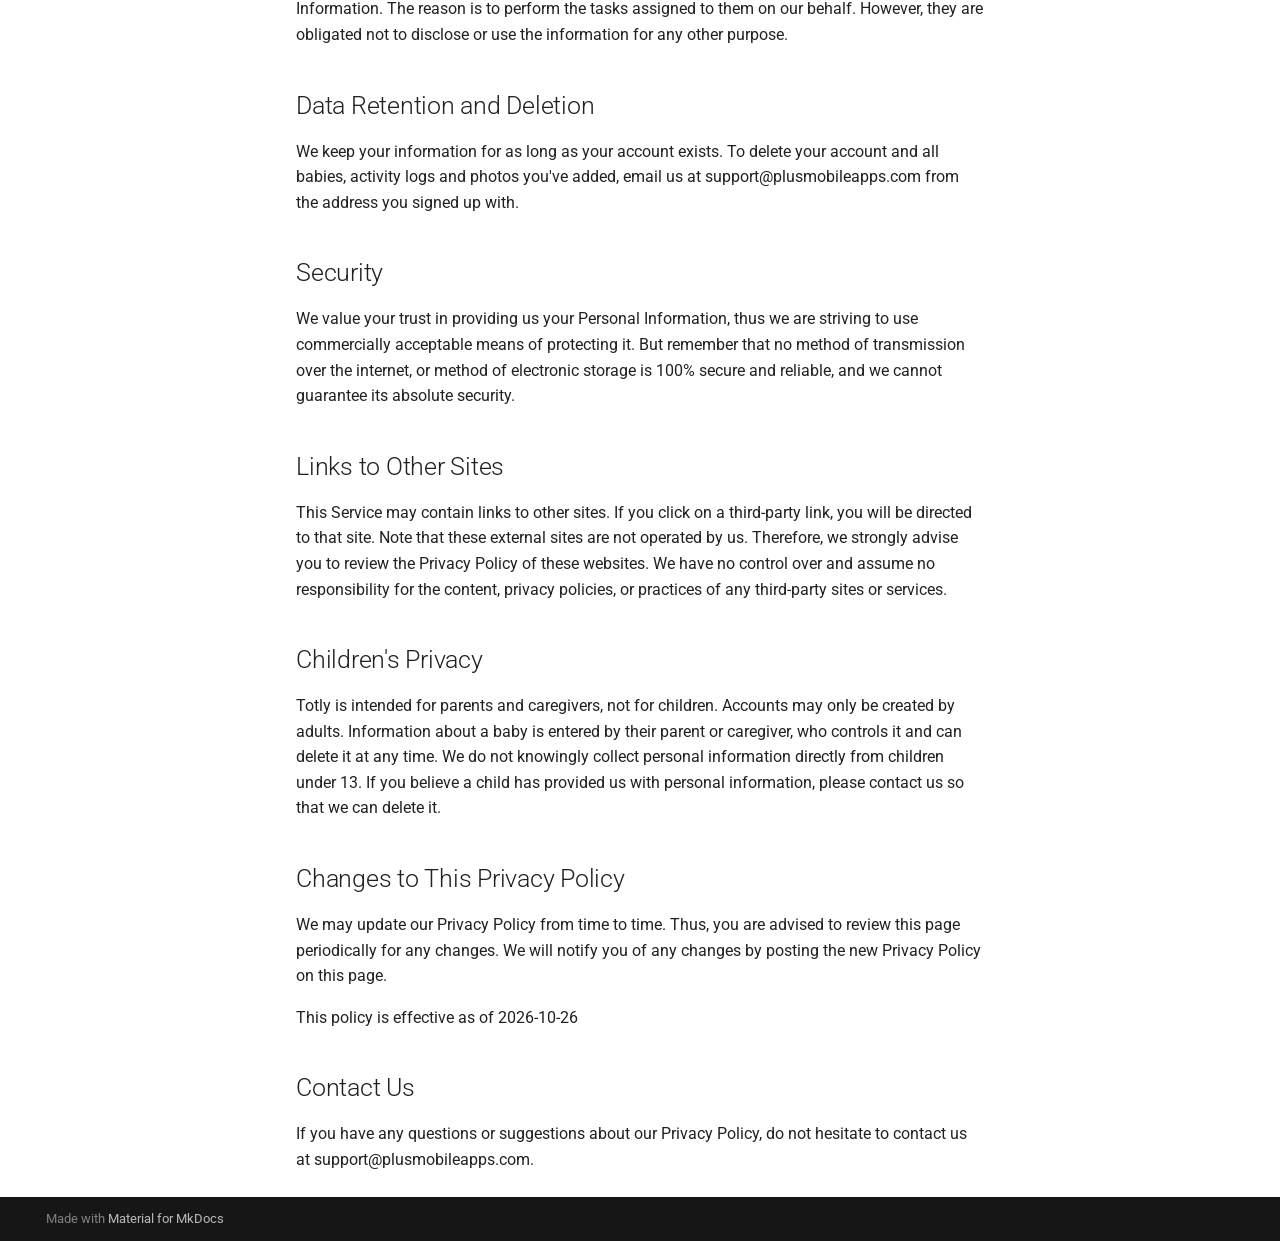
<file: privacy-policy/index.html>
<!doctype html>
<html lang="en" class="no-js">
  <head>
    
      <meta charset="utf-8">
      <meta name="viewport" content="width=device-width,initial-scale=1">
      
      
      
      
        <link rel="prev" href="../faq/">
      
      
        <link rel="next" href="../terms-of-use/">
      
      
        
      
      
      <link rel="icon" href="../assets/favicon.png">
      <meta name="generator" content="mkdocs-1.6.1, mkdocs-material-9.8.2">
    
    
      
        <title>Privacy Policy - Totly</title>
      
    
    
      <link rel="stylesheet" href="../assets/stylesheets/main.57a0d79d.min.css">
      
        
        <link rel="stylesheet" href="../assets/stylesheets/palette.fb2fffe2.min.css">
      
      


    
    
      
    
    
      
        
        
        <link rel="preconnect" href="https://fonts.gstatic.com" crossorigin>
        <link rel="stylesheet" href="https://fonts.googleapis.com/css?family=Roboto:300,300i,400,400i,700,700i%7CRoboto+Mono:400,400i,700,700i&display=fallback">
        <style>:root{--md-text-font:"Roboto";--md-code-font:"Roboto Mono"}</style>
      
    
    
      <link rel="stylesheet" href="../stylesheets/extra.css">
    
    <script>__md_scope=new URL("..",location),__md_hash=e=>[...e].reduce(((e,_)=>(e<<5)-e+_.charCodeAt(0)),0),__md_get=(e,_=localStorage,t=__md_scope)=>JSON.parse(_.getItem(t.pathname+"."+e)),__md_set=(e,_,t=localStorage,a=__md_scope)=>{try{t.setItem(a.pathname+"."+e,JSON.stringify(_))}catch(e){}}</script>
    
      

    
    
  </head>
  
  
    
    
    
    
    
    <body dir="ltr" data-md-color-scheme="default" data-md-color-primary="custom" data-md-color-accent="custom">
  
    
    <input class="md-toggle" data-md-toggle="drawer" type="checkbox" id="__drawer" autocomplete="off">
    <input class="md-toggle" data-md-toggle="search" type="checkbox" id="__search" autocomplete="off">
    <label class="md-overlay" for="__drawer"></label>
    <div data-md-component="skip">
      
        
        <a href="#privacy-policy" class="md-skip">
          Skip to content
        </a>
      
    </div>
    <div data-md-component="announce">
      
    </div>
    
    
      

<header class="md-header" data-md-component="header">
  <nav class="md-header__inner md-grid" aria-label="Header">
    <a href=".." title="Totly" class="md-header__button md-logo" aria-label="Totly" data-md-component="logo">
      
  <img src="../assets/logo.png" alt="logo">

    </a>
    <label class="md-header__button md-icon" for="__drawer">
      
      <svg xmlns="http://www.w3.org/2000/svg" viewBox="0 0 24 24"><path d="M3 6h18v2H3zm0 5h18v2H3zm0 5h18v2H3z"/></svg>
    </label>
    <div class="md-header__title" data-md-component="header-title">
      <div class="md-header__ellipsis">
        <div class="md-header__topic">
          <span class="md-ellipsis">
            Totly
          </span>
        </div>
        <div class="md-header__topic" data-md-component="header-topic">
          <span class="md-ellipsis">
            
              Privacy Policy
            
          </span>
        </div>
      </div>
    </div>
    
      
    
    
    
    
      
      
        <label class="md-header__button md-icon" for="__search">
          
          <svg xmlns="http://www.w3.org/2000/svg" viewBox="0 0 24 24"><path d="M9.5 3A6.5 6.5 0 0 1 16 9.5c0 1.61-.59 3.09-1.56 4.23l.27.27h.79l5 5-1.5 1.5-5-5v-.79l-.27-.27A6.52 6.52 0 0 1 9.5 16 6.5 6.5 0 0 1 3 9.5 6.5 6.5 0 0 1 9.5 3m0 2C7 5 5 7 5 9.5S7 14 9.5 14 14 12 14 9.5 12 5 9.5 5"/></svg>
        </label>
        <div class="md-search" data-md-component="search" role="dialog">
  <label class="md-search__overlay" for="__search"></label>
  <div class="md-search__inner" role="search">
    <form class="md-search__form" name="search">
      <input type="text" class="md-search__input" name="query" aria-label="Search" placeholder="Search" autocapitalize="off" autocorrect="off" autocomplete="off" spellcheck="false" data-md-component="search-query" required>
      <label class="md-search__icon md-icon" for="__search">
        
        <svg xmlns="http://www.w3.org/2000/svg" viewBox="0 0 24 24"><path d="M9.5 3A6.5 6.5 0 0 1 16 9.5c0 1.61-.59 3.09-1.56 4.23l.27.27h.79l5 5-1.5 1.5-5-5v-.79l-.27-.27A6.52 6.52 0 0 1 9.5 16 6.5 6.5 0 0 1 3 9.5 6.5 6.5 0 0 1 9.5 3m0 2C7 5 5 7 5 9.5S7 14 9.5 14 14 12 14 9.5 12 5 9.5 5"/></svg>
        
        <svg xmlns="http://www.w3.org/2000/svg" viewBox="0 0 24 24"><path d="M20 11v2H8l5.5 5.5-1.42 1.42L4.16 12l7.92-7.92L13.5 5.5 8 11z"/></svg>
      </label>
      <nav class="md-search__options" aria-label="Search">
        
        <button type="reset" class="md-search__icon md-icon" title="Clear" aria-label="Clear" tabindex="-1">
          
          <svg xmlns="http://www.w3.org/2000/svg" viewBox="0 0 24 24"><path d="M19 6.41 17.59 5 12 10.59 6.41 5 5 6.41 10.59 12 5 17.59 6.41 19 12 13.41 17.59 19 19 17.59 13.41 12z"/></svg>
        </button>
      </nav>
      
    </form>
    <div class="md-search__output">
      <div class="md-search__scrollwrap" tabindex="0" data-md-scrollfix>
        <div class="md-search-result" data-md-component="search-result">
          <div class="md-search-result__meta">
            Initializing search
          </div>
          <ol class="md-search-result__list" role="presentation"></ol>
        </div>
      </div>
    </div>
  </div>
</div>
      
    
    
  </nav>
  
</header>
    
    <div class="md-container" data-md-component="container">
      
      
        
          
            
<nav class="md-tabs" aria-label="Tabs" data-md-component="tabs">
  <div class="md-grid">
    <ul class="md-tabs__list">
      
        
  
  
  
  
    <li class="md-tabs__item">
      <a href=".." class="md-tabs__link">
        
  
  
    
  
  Home

      </a>
    </li>
  

      
        
  
  
  
  
    <li class="md-tabs__item">
      <a href="../download/" class="md-tabs__link">
        
  
  
    
  
  Download

      </a>
    </li>
  

      
        
  
  
  
  
    <li class="md-tabs__item">
      <a href="../faq/" class="md-tabs__link">
        
  
  
    
  
  FAQ

      </a>
    </li>
  

      
        
  
  
  
    
  
  
    <li class="md-tabs__item md-tabs__item--active">
      <a href="./" class="md-tabs__link">
        
  
  
    
  
  Privacy Policy

      </a>
    </li>
  

      
        
  
  
  
  
    <li class="md-tabs__item">
      <a href="../terms-of-use/" class="md-tabs__link">
        
  
  
    
  
  Terms of Use

      </a>
    </li>
  

      
        
  
  
  
  
    <li class="md-tabs__item">
      <a href="../about/" class="md-tabs__link">
        
  
  
    
  
  About

      </a>
    </li>
  

      
    </ul>
  </div>
</nav>
          
        
      
      <main class="md-main" data-md-component="main">
        <div class="md-main__inner md-grid">
          
            
              
              <div class="md-sidebar md-sidebar--primary" data-md-component="sidebar" data-md-type="navigation" >
                <div class="md-sidebar__scrollwrap">
                  <div class="md-sidebar__inner">
                    


  


<nav class="md-nav md-nav--primary md-nav--lifted" aria-label="Navigation" data-md-level="0">
  <label class="md-nav__title" for="__drawer">
    <a href=".." title="Totly" class="md-nav__button md-logo" aria-label="Totly" data-md-component="logo">
      
  <img src="../assets/logo.png" alt="logo">

    </a>
    Totly
  </label>
  
  <ul class="md-nav__list" data-md-scrollfix>
    
      
      
  
  
  
  
    <li class="md-nav__item">
      <a href=".." class="md-nav__link">
        
  
  
  <span class="md-ellipsis">
    
  
    Home
  

    
  </span>
  
  

      </a>
    </li>
  

    
      
      
  
  
  
  
    <li class="md-nav__item">
      <a href="../download/" class="md-nav__link">
        
  
  
  <span class="md-ellipsis">
    
  
    Download
  

    
  </span>
  
  

      </a>
    </li>
  

    
      
      
  
  
  
  
    <li class="md-nav__item">
      <a href="../faq/" class="md-nav__link">
        
  
  
  <span class="md-ellipsis">
    
  
    FAQ
  

    
  </span>
  
  

      </a>
    </li>
  

    
      
      
  
  
    
  
  
  
    <li class="md-nav__item md-nav__item--active">
      
      <input class="md-nav__toggle md-toggle" type="checkbox" id="__toc">
      
      
        
      
      
        <label class="md-nav__link md-nav__link--active" for="__toc">
          
  
  
  <span class="md-ellipsis">
    
  
    Privacy Policy
  

    
  </span>
  
  

          <span class="md-nav__icon md-icon"></span>
        </label>
      
      <a href="./" class="md-nav__link md-nav__link--active">
        
  
  
  <span class="md-ellipsis">
    
  
    Privacy Policy
  

    
  </span>
  
  

      </a>
      
        

<nav class="md-nav md-nav--secondary" aria-label="Table of contents">
  
  
  
    
  
  
    <label class="md-nav__title" for="__toc">
      <span class="md-nav__icon md-icon"></span>
      Table of contents
    </label>
    <ul class="md-nav__list" data-md-component="toc" data-md-scrollfix>
      
        <li class="md-nav__item">
  <a href="#information-collection-and-use" class="md-nav__link">
    <span class="md-ellipsis">
      
        Information Collection and Use
      
    </span>
  </a>
  
</li>
      
        <li class="md-nav__item">
  <a href="#cookies" class="md-nav__link">
    <span class="md-ellipsis">
      
        Cookies
      
    </span>
  </a>
  
</li>
      
        <li class="md-nav__item">
  <a href="#service-providers" class="md-nav__link">
    <span class="md-ellipsis">
      
        Service Providers
      
    </span>
  </a>
  
</li>
      
        <li class="md-nav__item">
  <a href="#data-retention-and-deletion" class="md-nav__link">
    <span class="md-ellipsis">
      
        Data Retention and Deletion
      
    </span>
  </a>
  
</li>
      
        <li class="md-nav__item">
  <a href="#security" class="md-nav__link">
    <span class="md-ellipsis">
      
        Security
      
    </span>
  </a>
  
</li>
      
        <li class="md-nav__item">
  <a href="#links-to-other-sites" class="md-nav__link">
    <span class="md-ellipsis">
      
        Links to Other Sites
      
    </span>
  </a>
  
</li>
      
        <li class="md-nav__item">
  <a href="#childrens-privacy" class="md-nav__link">
    <span class="md-ellipsis">
      
        Children's Privacy
      
    </span>
  </a>
  
</li>
      
        <li class="md-nav__item">
  <a href="#changes-to-this-privacy-policy" class="md-nav__link">
    <span class="md-ellipsis">
      
        Changes to This Privacy Policy
      
    </span>
  </a>
  
</li>
      
        <li class="md-nav__item">
  <a href="#contact-us" class="md-nav__link">
    <span class="md-ellipsis">
      
        Contact Us
      
    </span>
  </a>
  
</li>
      
    </ul>
  
</nav>
      
    </li>
  

    
      
      
  
  
  
  
    <li class="md-nav__item">
      <a href="../terms-of-use/" class="md-nav__link">
        
  
  
  <span class="md-ellipsis">
    
  
    Terms of Use
  

    
  </span>
  
  

      </a>
    </li>
  

    
      
      
  
  
  
  
    <li class="md-nav__item">
      <a href="../about/" class="md-nav__link">
        
  
  
  <span class="md-ellipsis">
    
  
    About
  

    
  </span>
  
  

      </a>
    </li>
  

    
  </ul>
</nav>
                  </div>
                </div>
              </div>
            
            
              
              <div class="md-sidebar md-sidebar--secondary" data-md-component="sidebar" data-md-type="toc" >
                <div class="md-sidebar__scrollwrap">
                  <div class="md-sidebar__inner">
                    

<nav class="md-nav md-nav--secondary" aria-label="Table of contents">
  
  
  
    
  
  
    <label class="md-nav__title" for="__toc">
      <span class="md-nav__icon md-icon"></span>
      Table of contents
    </label>
    <ul class="md-nav__list" data-md-component="toc" data-md-scrollfix>
      
        <li class="md-nav__item">
  <a href="#information-collection-and-use" class="md-nav__link">
    <span class="md-ellipsis">
      
        Information Collection and Use
      
    </span>
  </a>
  
</li>
      
        <li class="md-nav__item">
  <a href="#cookies" class="md-nav__link">
    <span class="md-ellipsis">
      
        Cookies
      
    </span>
  </a>
  
</li>
      
        <li class="md-nav__item">
  <a href="#service-providers" class="md-nav__link">
    <span class="md-ellipsis">
      
        Service Providers
      
    </span>
  </a>
  
</li>
      
        <li class="md-nav__item">
  <a href="#data-retention-and-deletion" class="md-nav__link">
    <span class="md-ellipsis">
      
        Data Retention and Deletion
      
    </span>
  </a>
  
</li>
      
        <li class="md-nav__item">
  <a href="#security" class="md-nav__link">
    <span class="md-ellipsis">
      
        Security
      
    </span>
  </a>
  
</li>
      
        <li class="md-nav__item">
  <a href="#links-to-other-sites" class="md-nav__link">
    <span class="md-ellipsis">
      
        Links to Other Sites
      
    </span>
  </a>
  
</li>
      
        <li class="md-nav__item">
  <a href="#childrens-privacy" class="md-nav__link">
    <span class="md-ellipsis">
      
        Children's Privacy
      
    </span>
  </a>
  
</li>
      
        <li class="md-nav__item">
  <a href="#changes-to-this-privacy-policy" class="md-nav__link">
    <span class="md-ellipsis">
      
        Changes to This Privacy Policy
      
    </span>
  </a>
  
</li>
      
        <li class="md-nav__item">
  <a href="#contact-us" class="md-nav__link">
    <span class="md-ellipsis">
      
        Contact Us
      
    </span>
  </a>
  
</li>
      
    </ul>
  
</nav>
                  </div>
                </div>
              </div>
            
          
          
            <div class="md-content" data-md-component="content">
              
              <article class="md-content__inner md-typeset">
                
                  



<h1 id="privacy-policy">Privacy Policy</h1>
<p>Plus Mobile Apps built the Totly app as a Commercial app. This SERVICE is provided by Plus Mobile Apps and is intended for use as is.</p>
<p>This page is used to inform visitors regarding our policies with the collection, use, and disclosure of Personal Information if anyone decided to use our Service.</p>
<p>If you choose to use our Service, then you agree to the collection and use of information in relation to this policy. The Personal Information that we collect is used for providing and improving the Service. We will not use or share your information with anyone except as described in this Privacy Policy.</p>
<p>The terms used in this Privacy Policy have the same meanings as in our <a href="../terms-of-use/">Terms of Use</a>, unless otherwise defined in this Privacy Policy.</p>
<h2 id="information-collection-and-use">Information Collection and Use</h2>
<p>You can use Totly without an account, in which case everything you log stays on your device. If you create an account, we collect and store the following so we can sync it across your devices and share it with the family members you invite:</p>
<ul>
<li><strong>Account information</strong> — your email address, name and, optionally, a profile photo.</li>
<li><strong>Baby information</strong> — the name, birthday, sex and, optionally, a photo of each baby you add.</li>
<li><strong>Activity logs</strong> — the sleeps, feedings, diapers, growth measurements, medicines and notes you log.</li>
</ul>
<p>Baby information and activity logs are visible only to you and the members of that baby's family. We do not sell your information or use it for advertising.</p>
<p>The app uses a third-party service to store this information on our behalf:</p>
<ul>
<li><a href="https://supabase.com/privacy">Supabase</a></li>
</ul>
<h2 id="cookies">Cookies</h2>
<p>Cookies are files with a small amount of data that are commonly used as anonymous unique identifiers. These are sent to your browser from the websites that you visit and are stored on your device's internal memory.</p>
<p>This Service does not use these "cookies" explicitly. However, the app may use third-party code and libraries that use "cookies" to collect information and improve their services. You have the option to either accept or refuse these cookies and know when a cookie is being sent to your device. If you choose to refuse our cookies, you may not be able to use some portions of this Service.</p>
<h2 id="service-providers">Service Providers</h2>
<p>We may employ third-party companies and individuals due to the following reasons:</p>
<ul>
<li>To facilitate our Service;</li>
<li>To provide the Service on our behalf;</li>
<li>To perform Service-related services; or</li>
<li>To assist us in analyzing how our Service is used.</li>
</ul>
<p>We want to inform users of this Service that these third parties have access to their Personal Information. The reason is to perform the tasks assigned to them on our behalf. However, they are obligated not to disclose or use the information for any other purpose.</p>
<h2 id="data-retention-and-deletion">Data Retention and Deletion</h2>
<p>We keep your information for as long as your account exists. To delete your account and all babies, activity logs and photos you've added, email us at support@plusmobileapps.com from the address you signed up with.</p>
<h2 id="security">Security</h2>
<p>We value your trust in providing us your Personal Information, thus we are striving to use commercially acceptable means of protecting it. But remember that no method of transmission over the internet, or method of electronic storage is 100% secure and reliable, and we cannot guarantee its absolute security.</p>
<h2 id="links-to-other-sites">Links to Other Sites</h2>
<p>This Service may contain links to other sites. If you click on a third-party link, you will be directed to that site. Note that these external sites are not operated by us. Therefore, we strongly advise you to review the Privacy Policy of these websites. We have no control over and assume no responsibility for the content, privacy policies, or practices of any third-party sites or services.</p>
<h2 id="childrens-privacy">Children's Privacy</h2>
<p>Totly is intended for parents and caregivers, not for children. Accounts may only be created by adults. Information about a baby is entered by their parent or caregiver, who controls it and can delete it at any time. We do not knowingly collect personal information directly from children under 13. If you believe a child has provided us with personal information, please contact us so that we can delete it.</p>
<h2 id="changes-to-this-privacy-policy">Changes to This Privacy Policy</h2>
<p>We may update our Privacy Policy from time to time. Thus, you are advised to review this page periodically for any changes. We will notify you of any changes by posting the new Privacy Policy on this page.</p>
<p>This policy is effective as of 2026-10-26</p>
<h2 id="contact-us">Contact Us</h2>
<p>If you have any questions or suggestions about our Privacy Policy, do not hesitate to contact us at support@plusmobileapps.com.</p>












                
              </article>
            </div>
          
          
<script>var target=document.getElementById(location.hash.slice(1));target&&target.name&&(target.checked=target.name.startsWith("__tabbed_"))</script>
        </div>
        
      </main>
      
        <footer class="md-footer">
  
  <div class="md-footer-meta md-typeset">
    <div class="md-footer-meta__inner md-grid">
      <div class="md-copyright">
  
  
    Made with
    <a href="https://squidfunk.github.io/mkdocs-material/" target="_blank" rel="noopener">
      Material for MkDocs
    </a>
  
</div>
      
    </div>
  </div>
</footer>
      
    </div>
    <div class="md-dialog" data-md-component="dialog">
      <div class="md-dialog__inner md-typeset"></div>
    </div>
    
    
    
      
      
      <script id="__config" type="application/json">{"annotate": null, "base": "..", "features": ["navigation.tabs", "navigation.sections"], "search": "../assets/javascripts/workers/search.a7633da7.min.js", "tags": null, "translations": {"clipboard.copied": "Copied to clipboard", "clipboard.copy": "Copy to clipboard", "search.result.more.one": "1 more on this page", "search.result.more.other": "# more on this page", "search.result.none": "No matching documents", "search.result.one": "1 matching document", "search.result.other": "# matching documents", "search.result.placeholder": "Type to start searching", "search.result.term.missing": "Missing", "select.version": "Select version"}, "version": null}</script>
    
    
      <script src="../assets/javascripts/bundle.a5f9d56c.min.js"></script>
      
    
  </body>
</html>
</file>
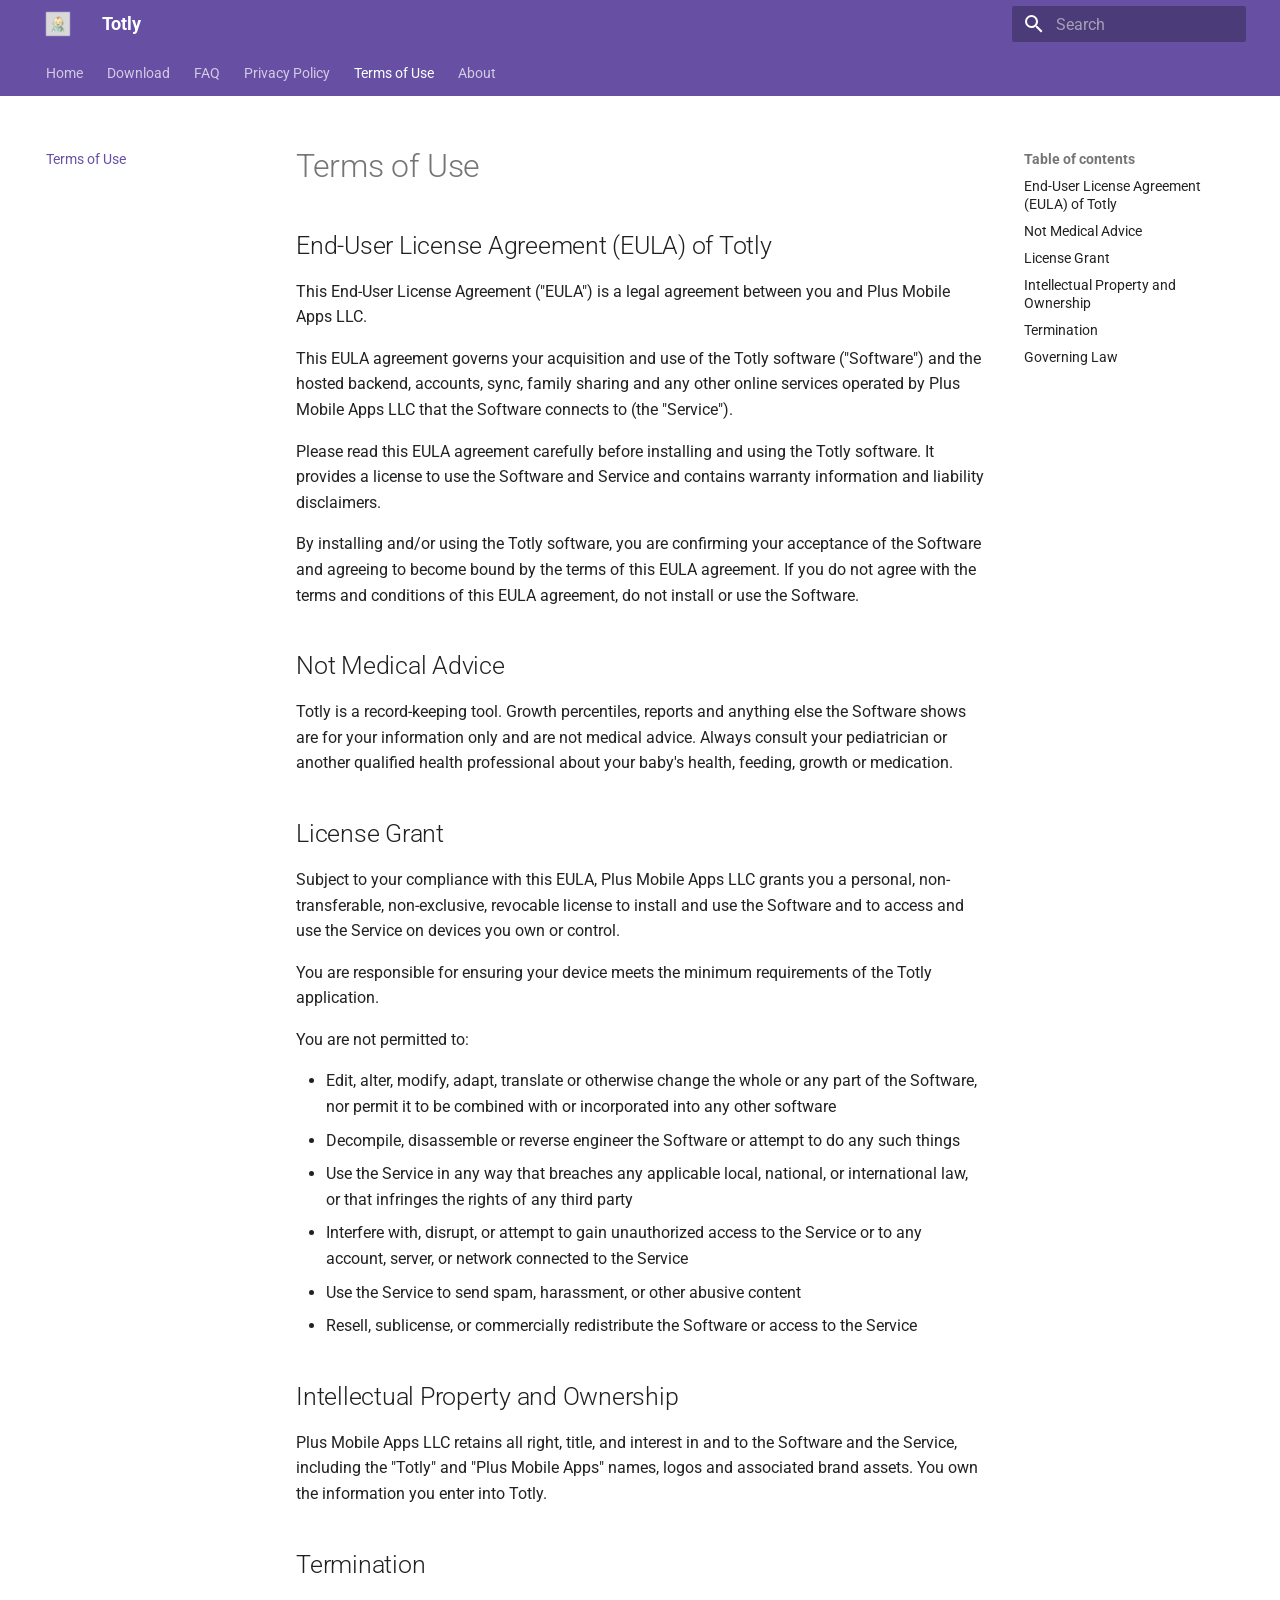
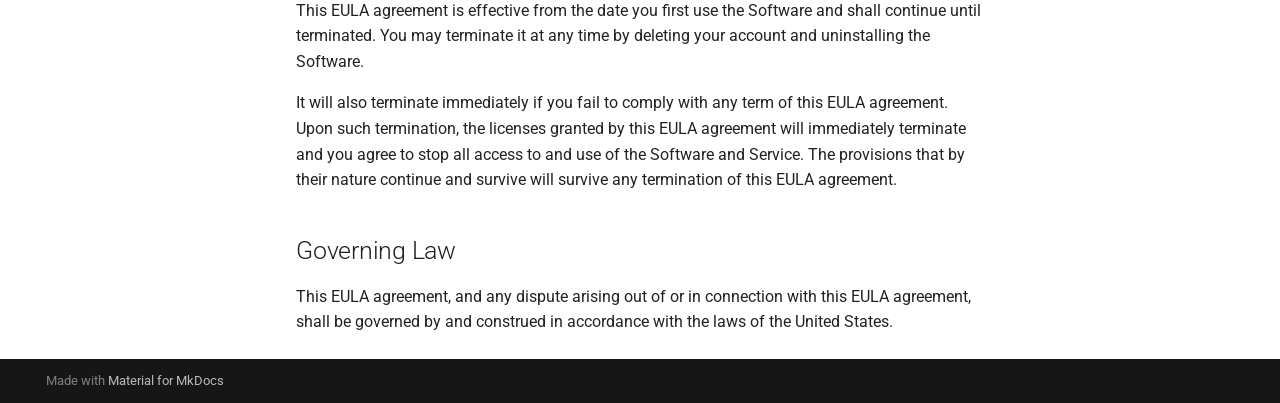
<file: terms-of-use/index.html>
<!doctype html>
<html lang="en" class="no-js">
  <head>
    
      <meta charset="utf-8">
      <meta name="viewport" content="width=device-width,initial-scale=1">
      
      
      
      
        <link rel="prev" href="../privacy-policy/">
      
      
        <link rel="next" href="../about/">
      
      
        
      
      
      <link rel="icon" href="../assets/favicon.png">
      <meta name="generator" content="mkdocs-1.6.1, mkdocs-material-9.8.2">
    
    
      
        <title>Terms of Use - Totly</title>
      
    
    
      <link rel="stylesheet" href="../assets/stylesheets/main.57a0d79d.min.css">
      
        
        <link rel="stylesheet" href="../assets/stylesheets/palette.fb2fffe2.min.css">
      
      


    
    
      
    
    
      
        
        
        <link rel="preconnect" href="https://fonts.gstatic.com" crossorigin>
        <link rel="stylesheet" href="https://fonts.googleapis.com/css?family=Roboto:300,300i,400,400i,700,700i%7CRoboto+Mono:400,400i,700,700i&display=fallback">
        <style>:root{--md-text-font:"Roboto";--md-code-font:"Roboto Mono"}</style>
      
    
    
      <link rel="stylesheet" href="../stylesheets/extra.css">
    
    <script>__md_scope=new URL("..",location),__md_hash=e=>[...e].reduce(((e,_)=>(e<<5)-e+_.charCodeAt(0)),0),__md_get=(e,_=localStorage,t=__md_scope)=>JSON.parse(_.getItem(t.pathname+"."+e)),__md_set=(e,_,t=localStorage,a=__md_scope)=>{try{t.setItem(a.pathname+"."+e,JSON.stringify(_))}catch(e){}}</script>
    
      

    
    
  </head>
  
  
    
    
    
    
    
    <body dir="ltr" data-md-color-scheme="default" data-md-color-primary="custom" data-md-color-accent="custom">
  
    
    <input class="md-toggle" data-md-toggle="drawer" type="checkbox" id="__drawer" autocomplete="off">
    <input class="md-toggle" data-md-toggle="search" type="checkbox" id="__search" autocomplete="off">
    <label class="md-overlay" for="__drawer"></label>
    <div data-md-component="skip">
      
        
        <a href="#terms-of-use" class="md-skip">
          Skip to content
        </a>
      
    </div>
    <div data-md-component="announce">
      
    </div>
    
    
      

<header class="md-header" data-md-component="header">
  <nav class="md-header__inner md-grid" aria-label="Header">
    <a href=".." title="Totly" class="md-header__button md-logo" aria-label="Totly" data-md-component="logo">
      
  <img src="../assets/logo.png" alt="logo">

    </a>
    <label class="md-header__button md-icon" for="__drawer">
      
      <svg xmlns="http://www.w3.org/2000/svg" viewBox="0 0 24 24"><path d="M3 6h18v2H3zm0 5h18v2H3zm0 5h18v2H3z"/></svg>
    </label>
    <div class="md-header__title" data-md-component="header-title">
      <div class="md-header__ellipsis">
        <div class="md-header__topic">
          <span class="md-ellipsis">
            Totly
          </span>
        </div>
        <div class="md-header__topic" data-md-component="header-topic">
          <span class="md-ellipsis">
            
              Terms of Use
            
          </span>
        </div>
      </div>
    </div>
    
      
    
    
    
    
      
      
        <label class="md-header__button md-icon" for="__search">
          
          <svg xmlns="http://www.w3.org/2000/svg" viewBox="0 0 24 24"><path d="M9.5 3A6.5 6.5 0 0 1 16 9.5c0 1.61-.59 3.09-1.56 4.23l.27.27h.79l5 5-1.5 1.5-5-5v-.79l-.27-.27A6.52 6.52 0 0 1 9.5 16 6.5 6.5 0 0 1 3 9.5 6.5 6.5 0 0 1 9.5 3m0 2C7 5 5 7 5 9.5S7 14 9.5 14 14 12 14 9.5 12 5 9.5 5"/></svg>
        </label>
        <div class="md-search" data-md-component="search" role="dialog">
  <label class="md-search__overlay" for="__search"></label>
  <div class="md-search__inner" role="search">
    <form class="md-search__form" name="search">
      <input type="text" class="md-search__input" name="query" aria-label="Search" placeholder="Search" autocapitalize="off" autocorrect="off" autocomplete="off" spellcheck="false" data-md-component="search-query" required>
      <label class="md-search__icon md-icon" for="__search">
        
        <svg xmlns="http://www.w3.org/2000/svg" viewBox="0 0 24 24"><path d="M9.5 3A6.5 6.5 0 0 1 16 9.5c0 1.61-.59 3.09-1.56 4.23l.27.27h.79l5 5-1.5 1.5-5-5v-.79l-.27-.27A6.52 6.52 0 0 1 9.5 16 6.5 6.5 0 0 1 3 9.5 6.5 6.5 0 0 1 9.5 3m0 2C7 5 5 7 5 9.5S7 14 9.5 14 14 12 14 9.5 12 5 9.5 5"/></svg>
        
        <svg xmlns="http://www.w3.org/2000/svg" viewBox="0 0 24 24"><path d="M20 11v2H8l5.5 5.5-1.42 1.42L4.16 12l7.92-7.92L13.5 5.5 8 11z"/></svg>
      </label>
      <nav class="md-search__options" aria-label="Search">
        
        <button type="reset" class="md-search__icon md-icon" title="Clear" aria-label="Clear" tabindex="-1">
          
          <svg xmlns="http://www.w3.org/2000/svg" viewBox="0 0 24 24"><path d="M19 6.41 17.59 5 12 10.59 6.41 5 5 6.41 10.59 12 5 17.59 6.41 19 12 13.41 17.59 19 19 17.59 13.41 12z"/></svg>
        </button>
      </nav>
      
    </form>
    <div class="md-search__output">
      <div class="md-search__scrollwrap" tabindex="0" data-md-scrollfix>
        <div class="md-search-result" data-md-component="search-result">
          <div class="md-search-result__meta">
            Initializing search
          </div>
          <ol class="md-search-result__list" role="presentation"></ol>
        </div>
      </div>
    </div>
  </div>
</div>
      
    
    
  </nav>
  
</header>
    
    <div class="md-container" data-md-component="container">
      
      
        
          
            
<nav class="md-tabs" aria-label="Tabs" data-md-component="tabs">
  <div class="md-grid">
    <ul class="md-tabs__list">
      
        
  
  
  
  
    <li class="md-tabs__item">
      <a href=".." class="md-tabs__link">
        
  
  
    
  
  Home

      </a>
    </li>
  

      
        
  
  
  
  
    <li class="md-tabs__item">
      <a href="../download/" class="md-tabs__link">
        
  
  
    
  
  Download

      </a>
    </li>
  

      
        
  
  
  
  
    <li class="md-tabs__item">
      <a href="../faq/" class="md-tabs__link">
        
  
  
    
  
  FAQ

      </a>
    </li>
  

      
        
  
  
  
  
    <li class="md-tabs__item">
      <a href="../privacy-policy/" class="md-tabs__link">
        
  
  
    
  
  Privacy Policy

      </a>
    </li>
  

      
        
  
  
  
    
  
  
    <li class="md-tabs__item md-tabs__item--active">
      <a href="./" class="md-tabs__link">
        
  
  
    
  
  Terms of Use

      </a>
    </li>
  

      
        
  
  
  
  
    <li class="md-tabs__item">
      <a href="../about/" class="md-tabs__link">
        
  
  
    
  
  About

      </a>
    </li>
  

      
    </ul>
  </div>
</nav>
          
        
      
      <main class="md-main" data-md-component="main">
        <div class="md-main__inner md-grid">
          
            
              
              <div class="md-sidebar md-sidebar--primary" data-md-component="sidebar" data-md-type="navigation" >
                <div class="md-sidebar__scrollwrap">
                  <div class="md-sidebar__inner">
                    


  


<nav class="md-nav md-nav--primary md-nav--lifted" aria-label="Navigation" data-md-level="0">
  <label class="md-nav__title" for="__drawer">
    <a href=".." title="Totly" class="md-nav__button md-logo" aria-label="Totly" data-md-component="logo">
      
  <img src="../assets/logo.png" alt="logo">

    </a>
    Totly
  </label>
  
  <ul class="md-nav__list" data-md-scrollfix>
    
      
      
  
  
  
  
    <li class="md-nav__item">
      <a href=".." class="md-nav__link">
        
  
  
  <span class="md-ellipsis">
    
  
    Home
  

    
  </span>
  
  

      </a>
    </li>
  

    
      
      
  
  
  
  
    <li class="md-nav__item">
      <a href="../download/" class="md-nav__link">
        
  
  
  <span class="md-ellipsis">
    
  
    Download
  

    
  </span>
  
  

      </a>
    </li>
  

    
      
      
  
  
  
  
    <li class="md-nav__item">
      <a href="../faq/" class="md-nav__link">
        
  
  
  <span class="md-ellipsis">
    
  
    FAQ
  

    
  </span>
  
  

      </a>
    </li>
  

    
      
      
  
  
  
  
    <li class="md-nav__item">
      <a href="../privacy-policy/" class="md-nav__link">
        
  
  
  <span class="md-ellipsis">
    
  
    Privacy Policy
  

    
  </span>
  
  

      </a>
    </li>
  

    
      
      
  
  
    
  
  
  
    <li class="md-nav__item md-nav__item--active">
      
      <input class="md-nav__toggle md-toggle" type="checkbox" id="__toc">
      
      
        
      
      
        <label class="md-nav__link md-nav__link--active" for="__toc">
          
  
  
  <span class="md-ellipsis">
    
  
    Terms of Use
  

    
  </span>
  
  

          <span class="md-nav__icon md-icon"></span>
        </label>
      
      <a href="./" class="md-nav__link md-nav__link--active">
        
  
  
  <span class="md-ellipsis">
    
  
    Terms of Use
  

    
  </span>
  
  

      </a>
      
        

<nav class="md-nav md-nav--secondary" aria-label="Table of contents">
  
  
  
    
  
  
    <label class="md-nav__title" for="__toc">
      <span class="md-nav__icon md-icon"></span>
      Table of contents
    </label>
    <ul class="md-nav__list" data-md-component="toc" data-md-scrollfix>
      
        <li class="md-nav__item">
  <a href="#end-user-license-agreement-eula-of-totly" class="md-nav__link">
    <span class="md-ellipsis">
      
        End-User License Agreement (EULA) of Totly
      
    </span>
  </a>
  
</li>
      
        <li class="md-nav__item">
  <a href="#not-medical-advice" class="md-nav__link">
    <span class="md-ellipsis">
      
        Not Medical Advice
      
    </span>
  </a>
  
</li>
      
        <li class="md-nav__item">
  <a href="#license-grant" class="md-nav__link">
    <span class="md-ellipsis">
      
        License Grant
      
    </span>
  </a>
  
</li>
      
        <li class="md-nav__item">
  <a href="#intellectual-property-and-ownership" class="md-nav__link">
    <span class="md-ellipsis">
      
        Intellectual Property and Ownership
      
    </span>
  </a>
  
</li>
      
        <li class="md-nav__item">
  <a href="#termination" class="md-nav__link">
    <span class="md-ellipsis">
      
        Termination
      
    </span>
  </a>
  
</li>
      
        <li class="md-nav__item">
  <a href="#governing-law" class="md-nav__link">
    <span class="md-ellipsis">
      
        Governing Law
      
    </span>
  </a>
  
</li>
      
    </ul>
  
</nav>
      
    </li>
  

    
      
      
  
  
  
  
    <li class="md-nav__item">
      <a href="../about/" class="md-nav__link">
        
  
  
  <span class="md-ellipsis">
    
  
    About
  

    
  </span>
  
  

      </a>
    </li>
  

    
  </ul>
</nav>
                  </div>
                </div>
              </div>
            
            
              
              <div class="md-sidebar md-sidebar--secondary" data-md-component="sidebar" data-md-type="toc" >
                <div class="md-sidebar__scrollwrap">
                  <div class="md-sidebar__inner">
                    

<nav class="md-nav md-nav--secondary" aria-label="Table of contents">
  
  
  
    
  
  
    <label class="md-nav__title" for="__toc">
      <span class="md-nav__icon md-icon"></span>
      Table of contents
    </label>
    <ul class="md-nav__list" data-md-component="toc" data-md-scrollfix>
      
        <li class="md-nav__item">
  <a href="#end-user-license-agreement-eula-of-totly" class="md-nav__link">
    <span class="md-ellipsis">
      
        End-User License Agreement (EULA) of Totly
      
    </span>
  </a>
  
</li>
      
        <li class="md-nav__item">
  <a href="#not-medical-advice" class="md-nav__link">
    <span class="md-ellipsis">
      
        Not Medical Advice
      
    </span>
  </a>
  
</li>
      
        <li class="md-nav__item">
  <a href="#license-grant" class="md-nav__link">
    <span class="md-ellipsis">
      
        License Grant
      
    </span>
  </a>
  
</li>
      
        <li class="md-nav__item">
  <a href="#intellectual-property-and-ownership" class="md-nav__link">
    <span class="md-ellipsis">
      
        Intellectual Property and Ownership
      
    </span>
  </a>
  
</li>
      
        <li class="md-nav__item">
  <a href="#termination" class="md-nav__link">
    <span class="md-ellipsis">
      
        Termination
      
    </span>
  </a>
  
</li>
      
        <li class="md-nav__item">
  <a href="#governing-law" class="md-nav__link">
    <span class="md-ellipsis">
      
        Governing Law
      
    </span>
  </a>
  
</li>
      
    </ul>
  
</nav>
                  </div>
                </div>
              </div>
            
          
          
            <div class="md-content" data-md-component="content">
              
              <article class="md-content__inner md-typeset">
                
                  



<h1 id="terms-of-use">Terms of Use</h1>
<h2 id="end-user-license-agreement-eula-of-totly">End-User License Agreement (EULA) of Totly</h2>
<p>This End-User License Agreement ("EULA") is a legal agreement between you and Plus Mobile Apps LLC.</p>
<p>This EULA agreement governs your acquisition and use of the Totly software ("Software") and the hosted backend, accounts, sync, family sharing and any other online services operated by Plus Mobile Apps LLC that the Software connects to (the "Service").</p>
<p>Please read this EULA agreement carefully before installing and using the Totly software. It provides a license to use the Software and Service and contains warranty information and liability disclaimers.</p>
<p>By installing and/or using the Totly software, you are confirming your acceptance of the Software and agreeing to become bound by the terms of this EULA agreement. If you do not agree with the terms and conditions of this EULA agreement, do not install or use the Software.</p>
<h2 id="not-medical-advice">Not Medical Advice</h2>
<p>Totly is a record-keeping tool. Growth percentiles, reports and anything else the Software shows are for your information only and are not medical advice. Always consult your pediatrician or another qualified health professional about your baby's health, feeding, growth or medication.</p>
<h2 id="license-grant">License Grant</h2>
<p>Subject to your compliance with this EULA, Plus Mobile Apps LLC grants you a personal, non-transferable, non-exclusive, revocable license to install and use the Software and to access and use the Service on devices you own or control.</p>
<p>You are responsible for ensuring your device meets the minimum requirements of the Totly application.</p>
<p>You are not permitted to:</p>
<ul>
<li>Edit, alter, modify, adapt, translate or otherwise change the whole or any part of the Software, nor permit it to be combined with or incorporated into any other software</li>
<li>Decompile, disassemble or reverse engineer the Software or attempt to do any such things</li>
<li>Use the Service in any way that breaches any applicable local, national, or international law, or that infringes the rights of any third party</li>
<li>Interfere with, disrupt, or attempt to gain unauthorized access to the Service or to any account, server, or network connected to the Service</li>
<li>Use the Service to send spam, harassment, or other abusive content</li>
<li>Resell, sublicense, or commercially redistribute the Software or access to the Service</li>
</ul>
<h2 id="intellectual-property-and-ownership">Intellectual Property and Ownership</h2>
<p>Plus Mobile Apps LLC retains all right, title, and interest in and to the Software and the Service, including the "Totly" and "Plus Mobile Apps" names, logos and associated brand assets. You own the information you enter into Totly.</p>
<h2 id="termination">Termination</h2>
<p>This EULA agreement is effective from the date you first use the Software and shall continue until terminated. You may terminate it at any time by deleting your account and uninstalling the Software.</p>
<p>It will also terminate immediately if you fail to comply with any term of this EULA agreement. Upon such termination, the licenses granted by this EULA agreement will immediately terminate and you agree to stop all access to and use of the Software and Service. The provisions that by their nature continue and survive will survive any termination of this EULA agreement.</p>
<h2 id="governing-law">Governing Law</h2>
<p>This EULA agreement, and any dispute arising out of or in connection with this EULA agreement, shall be governed by and construed in accordance with the laws of the United States.</p>












                
              </article>
            </div>
          
          
<script>var target=document.getElementById(location.hash.slice(1));target&&target.name&&(target.checked=target.name.startsWith("__tabbed_"))</script>
        </div>
        
      </main>
      
        <footer class="md-footer">
  
  <div class="md-footer-meta md-typeset">
    <div class="md-footer-meta__inner md-grid">
      <div class="md-copyright">
  
  
    Made with
    <a href="https://squidfunk.github.io/mkdocs-material/" target="_blank" rel="noopener">
      Material for MkDocs
    </a>
  
</div>
      
    </div>
  </div>
</footer>
      
    </div>
    <div class="md-dialog" data-md-component="dialog">
      <div class="md-dialog__inner md-typeset"></div>
    </div>
    
    
    
      
      
      <script id="__config" type="application/json">{"annotate": null, "base": "..", "features": ["navigation.tabs", "navigation.sections"], "search": "../assets/javascripts/workers/search.a7633da7.min.js", "tags": null, "translations": {"clipboard.copied": "Copied to clipboard", "clipboard.copy": "Copy to clipboard", "search.result.more.one": "1 more on this page", "search.result.more.other": "# more on this page", "search.result.none": "No matching documents", "search.result.one": "1 matching document", "search.result.other": "# matching documents", "search.result.placeholder": "Type to start searching", "search.result.term.missing": "Missing", "select.version": "Select version"}, "version": null}</script>
    
    
      <script src="../assets/javascripts/bundle.a5f9d56c.min.js"></script>
      
    
  </body>
</html>
</file>
<file: stylesheets/extra.css>
:root {
  --md-primary-fg-color:        #6750A4;
  --md-primary-fg-color--light: #7F67BE;
  --md-primary-fg-color--dark:  #4F378B;
  --md-accent-fg-color:         #7F67BE;
  --md-accent-fg-color--transparent: rgba(127, 103, 190, 0.1);
}

.download-buttons {
  display: flex;
  flex-wrap: wrap;
  gap: 0.75rem;
  margin: 1.5rem 0;
}

.download-buttons .md-button {
  display: inline-flex;
  align-items: center;
  gap: 0.5rem;
  margin: 0;
}

.download-buttons .md-button .twemoji {
  height: 1.25em;
  width: 1.25em;
}

.download-buttons .store-badge {
  display: inline-flex;
  align-items: center;
  background: none;
  border: none;
  padding: 0;
  margin: 0;
  line-height: 0;
}
.download-buttons .store-badge img {
  display: block;
  height: 60px;
  width: auto;
}

/* Home page: hero and alternating feature rows with phone screenshots */
.hero,
.feature {
  display: grid;
  grid-template-columns: minmax(0, 1fr) auto;
  align-items: center;
  gap: 2.5rem;
  margin: 2.5rem 0 3.5rem;
}

.feature--reverse {
  grid-template-columns: auto minmax(0, 1fr);
}

.feature--reverse .feature-text {
  order: 2;
}

.hero-text h1 {
  font-weight: 700;
  margin-bottom: 0.75rem;
}

.hero-text p {
  font-size: 0.95rem;
}

.hero-text .md-button {
  margin: 0.5rem 0.5rem 0 0;
}

.feature-text h2 {
  margin-top: 0;
}

.hero-shot p,
.feature-shot p {
  display: flex;
  gap: 1rem;
  justify-content: center;
  margin: 0;
}

.md-typeset img.screenshot {
  width: 240px;
  height: auto;
  aspect-ratio: 598 / 1300;
  border-radius: 28px;
  border: 1px solid rgba(0, 0, 0, 0.08);
  box-shadow: 0 12px 32px rgba(0, 0, 0, 0.14);
}

.feature-shot--pair img.screenshot {
  width: 200px;
}

@media screen and (max-width: 44.9375em) {
  .hero,
  .feature,
  .feature--reverse {
    grid-template-columns: 1fr;
    gap: 1.5rem;
  }

  .feature--reverse .feature-text {
    order: 0;
  }

  .md-typeset img.screenshot {
    width: 220px;
  }

  .feature-shot--pair img.screenshot {
    width: calc(50% - 0.5rem);
    max-width: 200px;
  }
}

/* FAQ: screenshots under an answer, alone or side by side */
.md-typeset img.faq-shot {
  display: block;
  width: 220px;
  height: auto;
  margin: 1rem 0 1.5rem;
  border-radius: 24px;
  border: 1px solid rgba(0, 0, 0, 0.08);
  box-shadow: 0 8px 24px rgba(0, 0, 0, 0.12);
}

.faq-shots p {
  display: flex;
  flex-wrap: wrap;
  align-items: flex-start;
  gap: 1rem;
  margin: 0;
}

.faq-shots img.faq-shot {
  margin: 1rem 0 1.5rem;
}

@media screen and (max-width: 44.9375em) {
  .faq-shots img.faq-shot {
    width: calc(50% - 0.5rem);
    max-width: 220px;
  }
}
</file>
<file: assets/stylesheets/main.57a0d79d.min.css>
@charset "UTF-8";html{box-sizing:border-box;-webkit-text-size-adjust:none;-moz-text-size-adjust:none;text-size-adjust:none}*,:after,:before{box-sizing:inherit}@media(prefers-reduced-motion){*,:after,:before{transition:none!important}}body{margin:0;-webkit-font-smoothing:antialiased;-moz-osx-font-smoothing:grayscale;--md-text-font-family:var(--md-text-font, _),
    -apple-system, BlinkMacSystemFont, Helvetica, Arial, sans-serif;--md-code-font-family:var(--md-code-font, _),
    SFMono-Regular, Consolas, Menlo, monospace}.md-typeset code:not(.focus-visible),a,button,input,label{-webkit-tap-highlight-color:transparent}a{color:inherit;text-decoration:none}hr{box-sizing:initial;display:block;height:.05rem;padding:0;overflow:visible;border:0}small{font-size:80%}sub,sup{line-height:1em}img{border-style:none}table{border-spacing:0;border-collapse:initial}td,th{font-weight:400;vertical-align:top}button{padding:0;margin:0;font-family:inherit;font-size:inherit;background:#0000;border:0}input{border:0;outline:none}:root{--md-primary-fg-color:#4051b5;--md-primary-fg-color--light:#5d6cc0;--md-primary-fg-color--dark:#303fa1;--md-primary-bg-color:#fff;--md-primary-bg-color--light:#ffffffb3;--md-accent-fg-color:#526cfe;--md-accent-fg-color--transparent:#526cfe1a;--md-accent-bg-color:#fff;--md-accent-bg-color--light:#ffffffb3;--md-typeset-table-sort-icon:url("data:image/svg+xml;charset=utf-8,<svg xmlns='http://www.w3.org/2000/svg' viewBox='0 0 24 24'><path d='m18 21-4-4h3V7h-3l4-4 4 4h-3v10h3M2 19v-2h10v2M2 13v-2h7v2M2 7V5h4v2z'/></svg>");--md-typeset-table-sort-icon--asc:url("data:image/svg+xml;charset=utf-8,<svg xmlns='http://www.w3.org/2000/svg' viewBox='0 0 24 24'><path d='M19 17h3l-4 4-4-4h3V3h2M2 17h10v2H2M6 5v2H2V5m0 6h7v2H2z'/></svg>");--md-typeset-table-sort-icon--desc:url("data:image/svg+xml;charset=utf-8,<svg xmlns='http://www.w3.org/2000/svg' viewBox='0 0 24 24'><path d='M19 7h3l-4-4-4 4h3v14h2M2 17h10v2H2M6 5v2H2V5m0 6h7v2H2z'/></svg>")}[data-md-color-scheme=default]{color-scheme:light}[data-md-color-scheme=default] img[src$="#gh-dark-mode-only"],[data-md-color-scheme=default] img[src$="#only-dark"]{display:none}:root,[data-md-color-scheme=default]{--md-hue:225deg;--md-default-fg-color:#000000de;--md-default-fg-color--light:#0000008a;--md-default-fg-color--lighter:#00000052;--md-default-fg-color--lightest:#00000012;--md-default-bg-color:#fff;--md-default-bg-color--light:#ffffffb3;--md-default-bg-color--lighter:#ffffff4d;--md-default-bg-color--lightest:#ffffff1f;--md-code-fg-color:#36464e;--md-code-bg-color:#f5f5f5;--md-code-bg-color--light:#f5f5f5b3;--md-code-bg-color--lighter:#f5f5f54d;--md-code-hl-color:#4287ff;--md-code-hl-color--light:#4287ff1a;--md-code-hl-number-color:#d52a2a;--md-code-hl-special-color:#db1457;--md-code-hl-function-color:#a846b9;--md-code-hl-constant-color:#6e59d9;--md-code-hl-keyword-color:#3f6ec6;--md-code-hl-string-color:#1c7d4d;--md-code-hl-name-color:var(--md-code-fg-color);--md-code-hl-operator-color:var(--md-default-fg-color--light);--md-code-hl-punctuation-color:var(--md-default-fg-color--light);--md-code-hl-comment-color:var(--md-default-fg-color--light);--md-code-hl-generic-color:var(--md-default-fg-color--light);--md-code-hl-variable-color:var(--md-default-fg-color--light);--md-typeset-color:var(--md-default-fg-color);--md-typeset-a-color:var(--md-primary-fg-color);--md-typeset-del-color:#f5503d26;--md-typeset-ins-color:#0bd57026;--md-typeset-kbd-color:#fafafa;--md-typeset-kbd-accent-color:#fff;--md-typeset-kbd-border-color:#b8b8b8;--md-typeset-mark-color:#ffff0080;--md-typeset-table-color:#0000001f;--md-typeset-table-color--light:#00000009;--md-admonition-fg-color:var(--md-default-fg-color);--md-admonition-bg-color:var(--md-default-bg-color);--md-warning-fg-color:#000000de;--md-warning-bg-color:#ff9;--md-footer-fg-color:#fff;--md-footer-fg-color--light:#ffffffb3;--md-footer-fg-color--lighter:#ffffff73;--md-footer-bg-color:#000000de;--md-footer-bg-color--dark:#00000052;--md-shadow-z1:0 0.2rem 0.5rem #0000000d,
    0 0 0.05rem #0000001a;--md-shadow-z2:0 0.2rem 0.5rem #0000001a,
    0 0 0.05rem #00000040;--md-shadow-z3:0 0.2rem 0.5rem #0003,
    0 0 0.05rem #00000059}.md-icon svg{display:block;width:1.2rem;height:1.2rem;fill:currentcolor}aside,body,input{font-family:var(--md-text-font-family);font-feature-settings:"kern","liga";color:var(--md-typeset-color)}code,kbd,pre{font-family:var(--md-code-font-family);font-feature-settings:"kern"}.md-typeset{font-size:.8rem;line-height:1.6;overflow-wrap:break-word;-webkit-print-color-adjust:exact;color-adjust:exact}@media print{.md-typeset{font-size:.68rem}.md-typeset code,.md-typeset kbd,.md-typeset pre{white-space:pre-wrap}}.md-typeset blockquote,.md-typeset dl,.md-typeset figure,.md-typeset ol,.md-typeset pre,.md-typeset ul{margin-top:1em;margin-bottom:1em}.md-typeset h1{margin:0 0 1.25em;font-size:2em;line-height:1.3;color:var(--md-default-fg-color--light)}.md-typeset h1,.md-typeset h2{font-weight:300;letter-spacing:-.01em}.md-typeset h2{margin:1.6em 0 .64em;font-size:1.5625em;line-height:1.4}.md-typeset h3{margin:1.6em 0 .8em;font-size:1.25em;font-weight:400;line-height:1.5;letter-spacing:-.01em}.md-typeset h2+h3{margin-top:.8em}.md-typeset h4{margin:1em 0;font-weight:700;letter-spacing:-.01em}.md-typeset h5,.md-typeset h6{margin:1.25em 0;font-size:.8em;font-weight:700;color:var(--md-default-fg-color--light);letter-spacing:-.01em}.md-typeset h5{text-transform:uppercase}.md-typeset h5 code{text-transform:none}.md-typeset hr{display:flow-root;margin:1.5em 0;border-bottom:.05rem solid var(--md-default-fg-color--lightest)}.md-typeset a{color:var(--md-typeset-a-color);word-break:break-word}.md-typeset a,.md-typeset a:before{transition:color 125ms}.md-typeset a:focus,.md-typeset a:hover{color:var(--md-accent-fg-color)}.md-typeset a:focus code,.md-typeset a:hover code{color:var(--md-accent-fg-color);background-color:var(--md-accent-fg-color--transparent)}.md-typeset a code{color:var(--md-typeset-a-color)}.md-typeset a.focus-visible{outline-color:var(--md-accent-fg-color);outline-offset:.2rem}.md-typeset code,.md-typeset kbd,.md-typeset pre{font-variant-ligatures:none;color:var(--md-code-fg-color);direction:ltr;transition:background-color 125ms}.md-typeset code{padding:0 .2941176471em;font-size:.85em;word-break:break-word;background-color:var(--md-code-bg-color);border-radius:.1rem;-webkit-box-decoration-break:clone;box-decoration-break:clone;transition:color 125ms,background-color 125ms}.md-typeset code:not(.focus-visible){outline:none}.md-typeset pre{position:relative;display:flow-root;line-height:1.4}.md-typeset pre>code{display:block;padding:.7720588235em 1.1764705882em;margin:0;overflow:auto;word-break:normal;touch-action:auto;scrollbar-color:var(--md-default-fg-color--lighter) #0000;scrollbar-width:thin;outline-color:var(--md-accent-fg-color);box-shadow:none;-webkit-box-decoration-break:slice;box-decoration-break:slice}.md-typeset pre>code:hover{scrollbar-color:var(--md-accent-fg-color) #0000}.md-typeset pre>code::-webkit-scrollbar{width:.2rem;height:.2rem}.md-typeset pre>code::-webkit-scrollbar-thumb{background-color:var(--md-default-fg-color--lighter)}.md-typeset pre>code::-webkit-scrollbar-thumb:hover{background-color:var(--md-accent-fg-color)}.md-typeset kbd{display:inline-block;padding:0 .6666666667em;font-size:.75em;color:var(--md-default-fg-color);word-break:break-word;vertical-align:text-top;background-color:var(--md-typeset-kbd-color);border-radius:.1rem;box-shadow:0 .1rem 0 .05rem var(--md-typeset-kbd-border-color),0 .1rem 0 var(--md-typeset-kbd-border-color),0 -.1rem .2rem var(--md-typeset-kbd-accent-color) inset}.md-typeset mark{color:inherit;word-break:break-word;background-color:var(--md-typeset-mark-color);-webkit-box-decoration-break:clone;box-decoration-break:clone}.md-typeset abbr{text-decoration:none;cursor:help}.md-typeset [data-preview],.md-typeset abbr{border-bottom:.05rem dotted var(--md-default-fg-color--light)}.md-typeset small{opacity:.75}[dir=ltr] .md-typeset sub,[dir=ltr] .md-typeset sup{margin-left:.078125em}[dir=rtl] .md-typeset sub,[dir=rtl] .md-typeset sup{margin-right:.078125em}[dir=ltr] .md-typeset blockquote{padding-left:.6rem;border-left:.2rem solid var(--md-default-fg-color--lighter)}[dir=rtl] .md-typeset blockquote{padding-right:.6rem;border-right:.2rem solid var(--md-default-fg-color--lighter)}.md-typeset blockquote{margin-left:0;margin-right:0;color:var(--md-default-fg-color--light)}.md-typeset ul{list-style-type:disc}.md-typeset ul[type]{list-style-type:revert-layer}[dir=ltr] .md-typeset ol,[dir=ltr] .md-typeset ol li ol,[dir=ltr] .md-typeset ol li ul,[dir=ltr] .md-typeset ul,[dir=ltr] .md-typeset ul li ol,[dir=ltr] .md-typeset ul li ul{margin-left:.625em}[dir=rtl] .md-typeset ol,[dir=rtl] .md-typeset ol li ol,[dir=rtl] .md-typeset ol li ul,[dir=rtl] .md-typeset ul,[dir=rtl] .md-typeset ul li ol,[dir=rtl] .md-typeset ul li ul{margin-right:.625em}.md-typeset ol,.md-typeset ul{padding:0}.md-typeset ol:not([hidden]),.md-typeset ul:not([hidden]){display:flow-root}.md-typeset ol ol,.md-typeset ul ol{list-style-type:lower-alpha}.md-typeset ol ol ol,.md-typeset ul ol ol{list-style-type:lower-roman}.md-typeset ol ol ol ol,.md-typeset ul ol ol ol{list-style-type:upper-alpha}.md-typeset ol ol ol ol ol,.md-typeset ul ol ol ol ol{list-style-type:upper-roman}.md-typeset ol[type],.md-typeset ul[type]{list-style-type:revert-layer}[dir=ltr] .md-typeset ol li,[dir=ltr] .md-typeset ul li{margin-left:1.25em}[dir=rtl] .md-typeset ol li,[dir=rtl] .md-typeset ul li{margin-right:1.25em}.md-typeset ol li,.md-typeset ul li{margin-bottom:.5em}.md-typeset ol li blockquote,.md-typeset ol li p,.md-typeset ul li blockquote,.md-typeset ul li p{margin:.5em 0}.md-typeset ol li:last-child,.md-typeset ul li:last-child{margin-bottom:0}.md-typeset ol li ol,.md-typeset ol li ul,.md-typeset ul li ol,.md-typeset ul li ul{margin-top:.5em;margin-bottom:.5em}[dir=ltr] .md-typeset dd{margin-left:1.875em}[dir=rtl] .md-typeset dd{margin-right:1.875em}.md-typeset dd{margin-top:1em;margin-bottom:1.5em}.md-typeset img,.md-typeset svg,.md-typeset video{max-width:100%;height:auto}.md-typeset img[align=left]{margin:1em 1em 1em 0}.md-typeset img[align=right]{margin:1em 0 1em 1em}.md-typeset img[align]:only-child{margin-top:0}.md-typeset figure{display:flow-root;width:fit-content;max-width:100%;margin:1em auto;text-align:center}.md-typeset figure img{display:block;margin:0 auto}.md-typeset figcaption{max-width:24rem;margin:1em auto;font-style:italic}.md-typeset iframe{max-width:100%}.md-typeset table:not([class]){display:inline-block;max-width:100%;overflow:auto;font-size:.64rem;touch-action:auto;background-color:var(--md-default-bg-color);border:.05rem solid var(--md-typeset-table-color);border-radius:.1rem}@media print{.md-typeset table:not([class]){display:table}}.md-typeset table:not([class])+*{margin-top:1.5em}.md-typeset table:not([class]) td>:first-child,.md-typeset table:not([class]) th>:first-child{margin-top:0}.md-typeset table:not([class]) td>:last-child,.md-typeset table:not([class]) th>:last-child{margin-bottom:0}.md-typeset table:not([class]) td:not([align]),.md-typeset table:not([class]) th:not([align]){text-align:left}[dir=rtl] .md-typeset table:not([class]) td:not([align]),[dir=rtl] .md-typeset table:not([class]) th:not([align]){text-align:right}.md-typeset table:not([class]) th{min-width:5rem;padding:.9375em 1.25em;font-weight:700;vertical-align:top}.md-typeset table:not([class]) td{padding:.9375em 1.25em;vertical-align:top;border-top:.05rem solid var(--md-typeset-table-color)}.md-typeset table:not([class]) tbody tr{transition:background-color 125ms}.md-typeset table:not([class]) tbody tr:hover{background-color:var(--md-typeset-table-color--light);box-shadow:0 .05rem 0 var(--md-default-bg-color) inset}.md-typeset table:not([class]) a{word-break:normal}.md-typeset table th[role=columnheader]{cursor:pointer}[dir=ltr] .md-typeset table th[role=columnheader]:after{margin-left:.5em}[dir=rtl] .md-typeset table th[role=columnheader]:after{margin-right:.5em}.md-typeset table th[role=columnheader]:after{display:inline-block;width:1.2em;height:1.2em;vertical-align:text-bottom;content:"";-webkit-mask-image:var(--md-typeset-table-sort-icon);mask-image:var(--md-typeset-table-sort-icon);-webkit-mask-repeat:no-repeat;mask-repeat:no-repeat;-webkit-mask-size:contain;mask-size:contain;transition:background-color 125ms}.md-typeset table th[role=columnheader]:hover:after{background-color:var(--md-default-fg-color--lighter)}.md-typeset table th[role=columnheader][aria-sort=ascending]:after{background-color:var(--md-default-fg-color--light);-webkit-mask-image:var(--md-typeset-table-sort-icon--asc);mask-image:var(--md-typeset-table-sort-icon--asc)}.md-typeset table th[role=columnheader][aria-sort=descending]:after{background-color:var(--md-default-fg-color--light);-webkit-mask-image:var(--md-typeset-table-sort-icon--desc);mask-image:var(--md-typeset-table-sort-icon--desc)}.md-typeset__scrollwrap{margin:1em -.8rem;overflow-x:auto;touch-action:auto}.md-typeset__table{display:inline-block;padding:0 .8rem;margin-bottom:.5em}@media print{.md-typeset__table{display:block}}html .md-typeset__table table{display:table;width:100%;margin:0;overflow:hidden}@media screen and (max-width:44.984375em){.md-content__inner>pre{margin:1em -.8rem}.md-content__inner>pre code{border-radius:0}}.md-typeset .md-author{position:relative;display:block;flex-shrink:0;width:1.6rem;height:1.6rem;overflow:hidden;border-radius:100%;transition:color 125ms,transform 125ms}.md-typeset .md-author img{display:block}.md-typeset .md-author--more{font-size:.6rem;font-weight:700;line-height:1.6rem;color:var(--md-default-fg-color--lighter);text-align:center;background:var(--md-default-fg-color--lightest)}.md-typeset .md-author--long{width:2.4rem;height:2.4rem}.md-typeset a.md-author{transform:scale(1)}.md-typeset a.md-author img{filter:grayscale(100%) opacity(75%);border-radius:100%;transition:filter 125ms}.md-typeset a.md-author:focus,.md-typeset a.md-author:hover{z-index:1;transform:scale(1.1)}.md-typeset a.md-author:focus img,.md-typeset a.md-author:hover img{filter:grayscale(0)}.md-banner{overflow:auto;color:var(--md-footer-fg-color);background-color:var(--md-footer-bg-color)}@media print{.md-banner{display:none}}.md-banner--warning{color:var(--md-warning-fg-color);background-color:var(--md-warning-bg-color)}.md-banner__inner{padding:0 .8rem;margin:.6rem auto;font-size:.7rem}[dir=ltr] .md-banner__button{float:right}[dir=rtl] .md-banner__button{float:left}.md-banner__button{color:inherit;cursor:pointer;transition:opacity .25s}.no-js .md-banner__button{display:none}.md-banner__button:hover{opacity:.7}html{height:100%;overflow-x:hidden;font-size:125%}@media screen and (min-width:100em){html{font-size:137.5%}}@media screen and (min-width:125em){html{font-size:150%}}body{position:relative;display:flex;flex-direction:column;width:100%;min-height:100%;font-size:.5rem;background-color:var(--md-default-bg-color)}@media print{body{display:block}}@media screen and (max-width:59.984375em){body[data-md-scrolllock]{position:fixed}}.md-grid{max-width:61rem;margin-left:auto;margin-right:auto}.md-container{display:flex;flex-grow:1;flex-direction:column}@media print{.md-container{display:block}}.md-main{flex-grow:1}.md-main__inner{display:flex;height:100%;margin-top:1.5rem}.md-ellipsis{overflow:hidden;text-overflow:ellipsis}.md-toggle{display:none}.md-option{position:absolute;width:0;height:0;opacity:0}.md-option:checked+label:not([hidden]){display:block}.md-option.focus-visible+label{outline-style:auto;outline-color:var(--md-accent-fg-color)}.md-skip{position:fixed;z-index:-1;padding:.3rem .5rem;margin:.5rem;font-size:.64rem;color:var(--md-default-bg-color);background-color:var(--md-default-fg-color);border-radius:.1rem;outline-color:var(--md-accent-fg-color);opacity:0;transform:translateY(.4rem)}.md-skip:focus{z-index:10;opacity:1;transition:transform .25s cubic-bezier(.4,0,.2,1),opacity 175ms 75ms;transform:translateY(0)}@page{margin:25mm}:root{--md-clipboard-icon:url("data:image/svg+xml;charset=utf-8,<svg xmlns='http://www.w3.org/2000/svg' viewBox='0 0 24 24'><path d='M19 21H8V7h11m0-2H8a2 2 0 0 0-2 2v14a2 2 0 0 0 2 2h11a2 2 0 0 0 2-2V7a2 2 0 0 0-2-2m-3-4H4a2 2 0 0 0-2 2v14h2V3h12z'/></svg>");--md-code-select-icon:url("data:image/svg+xml;charset=utf-8,<svg xmlns='http://www.w3.org/2000/svg' viewBox='0 0 24 24'><path d='M19 19h-4v2h4c1.1 0 2-.9 2-2v-4h-2m0-12h-4v2h4v4h2V5c0-1.1-.9-2-2-2M5 5h4V3H5c-1.1 0-2 .9-2 2v4h2m0 6H3v4c0 1.1.9 2 2 2h4v-2H5zm2-4h2v2H7zm4 0h2v2h-2zm4 0h2v2h-2zM7 7h2v2H7zm4 0h2v2h-2zm4 0h2v2h-2zm-8 8h2v2H7zm4 0h2v2h-2zm4 0h2v2h-2z'/></svg>");--md-code-copy-icon:url("data:image/svg+xml;charset=utf-8,<svg xmlns='http://www.w3.org/2000/svg' viewBox='0 0 24 24'><path d='M19 21H8V7h11m0-2H8a2 2 0 0 0-2 2v14a2 2 0 0 0 2 2h11a2 2 0 0 0 2-2V7a2 2 0 0 0-2-2m-3-4H4a2 2 0 0 0-2 2v14h2V3h12z'/></svg>")}.md-clipboard{z-index:1;width:1.5em;height:1.5em;color:var(--md-default-fg-color--lightest);cursor:pointer;border-radius:.1rem;outline-color:var(--md-accent-fg-color);outline-offset:.1rem;transition:color .25s}@media print{.md-clipboard{display:none}}.md-clipboard:not(.focus-visible){outline:none;-webkit-tap-highlight-color:transparent}:hover>.md-clipboard{color:var(--md-default-fg-color--light)}.md-clipboard:focus,.md-clipboard:hover{color:var(--md-accent-fg-color)}.md-clipboard:after{display:block;width:1.125em;height:1.125em;margin:0 auto;content:"";background-color:currentcolor;-webkit-mask-image:var(--md-clipboard-icon);mask-image:var(--md-clipboard-icon);-webkit-mask-repeat:no-repeat;mask-repeat:no-repeat;-webkit-mask-position:center;mask-position:center;-webkit-mask-size:contain;mask-size:contain}.md-clipboard--inline{cursor:pointer}.md-clipboard--inline code{transition:color .25s,background-color .25s}.md-clipboard--inline:focus code,.md-clipboard--inline:hover code{color:var(--md-accent-fg-color);background-color:var(--md-accent-fg-color--transparent)}.md-typeset .md-code__content{display:grid}.md-code__nav{position:absolute;top:.25em;right:.25em;z-index:1;display:flex;gap:.2rem;padding:.2rem;background-color:var(--md-code-bg-color--lighter);border-radius:.1rem;transition:background-color .25s}:hover>.md-code__nav{background-color:var(--md-code-bg-color--light)}.md-code__button{display:block;width:1.5em;height:1.5em;color:var(--md-default-fg-color--lightest);cursor:pointer;outline-color:var(--md-accent-fg-color);outline-offset:.1rem;transition:color .25s}:hover>*>.md-code__button{color:var(--md-default-fg-color--light)}.md-code__button.focus-visible,.md-code__button:hover{color:var(--md-accent-fg-color)}.md-code__button--active{color:var(--md-default-fg-color)!important}.md-code__button:after{display:block;width:1.125em;height:1.125em;margin:0 auto;content:"";background-color:currentcolor;-webkit-mask-repeat:no-repeat;mask-repeat:no-repeat;-webkit-mask-position:center;mask-position:center;-webkit-mask-size:contain;mask-size:contain}.md-code__button[data-md-type=select]:after{-webkit-mask-image:var(--md-code-select-icon);mask-image:var(--md-code-select-icon)}.md-code__button[data-md-type=copy]:after{-webkit-mask-image:var(--md-code-copy-icon);mask-image:var(--md-code-copy-icon)}@keyframes consent{0%{opacity:0;transform:translateY(100%)}to{opacity:1;transform:translateY(0)}}@keyframes overlay{0%{opacity:0}to{opacity:1}}.md-consent__overlay{position:fixed;top:0;z-index:5;width:100%;height:100%;background-color:#0000008a;-webkit-backdrop-filter:blur(.1rem);backdrop-filter:blur(.1rem);opacity:1;animation:overlay .25s both}.md-consent__inner{position:fixed;bottom:0;z-index:5;width:100%;max-height:100%;padding:0;overflow:auto;background-color:var(--md-default-bg-color);border:0;border-radius:.1rem;box-shadow:0 0 .2rem #0000001a,0 .2rem .4rem #0003;animation:consent .5s cubic-bezier(.1,.7,.1,1) both}.md-consent__form{padding:.8rem}.md-consent__settings{display:none;margin:1em 0}input:checked+.md-consent__settings{display:block}.md-consent__controls{margin-bottom:.8rem}.md-typeset .md-consent__controls .md-button{display:inline}@media screen and (max-width:44.984375em){.md-typeset .md-consent__controls .md-button{display:block;width:100%;margin-top:.4rem;text-align:center}}.md-consent label{cursor:pointer}.md-content{flex-grow:1;min-width:0}.md-content__inner{padding-top:.6rem;margin:0 .8rem 1.2rem}@media screen and (min-width:76.25em){[dir=ltr] .md-sidebar--primary:not([hidden])~.md-content>.md-content__inner,[dir=rtl] .md-sidebar--secondary:not([hidden])~.md-content>.md-content__inner{margin-left:1.2rem}[dir=ltr] .md-sidebar--secondary:not([hidden])~.md-content>.md-content__inner,[dir=rtl] .md-sidebar--primary:not([hidden])~.md-content>.md-content__inner{margin-right:1.2rem}}.md-content__inner:before{display:block;height:.4rem;content:""}.md-content__inner>:last-child{margin-bottom:0}[dir=ltr] .md-content__button{float:right;margin-left:.4rem}[dir=rtl] .md-content__button{float:left;margin-right:.4rem}.md-content__button{padding:0;margin:.4rem 0}@media print{.md-content__button{display:none}}.md-typeset .md-content__button{color:var(--md-default-fg-color--lighter)}.md-content__button svg{display:inline;vertical-align:top}[dir=rtl] .md-content__button svg{transform:scaleX(-1)}[dir=ltr] .md-dialog{right:.8rem}[dir=rtl] .md-dialog{left:.8rem}.md-dialog{position:fixed;bottom:.8rem;z-index:4;min-width:11.1rem;padding:.4rem .6rem;pointer-events:none;background-color:var(--md-default-fg-color);border-radius:.1rem;box-shadow:var(--md-shadow-z3);opacity:0;transition:transform 0s .4s,opacity .4s;transform:translateY(100%)}@media print{.md-dialog{display:none}}.md-dialog--active{pointer-events:auto;opacity:1;transition:transform .4s cubic-bezier(.075,.85,.175,1),opacity .4s;transform:translateY(0)}.md-dialog__inner{font-size:.7rem;color:var(--md-default-bg-color)}.md-feedback{margin:2em 0 1em;text-align:center}.md-feedback fieldset{padding:0;margin:0;border:none}.md-feedback__title{margin:1em auto;font-weight:700}.md-feedback__inner{position:relative}.md-feedback__list{position:relative;display:flex;flex-wrap:wrap;place-content:baseline center}.md-feedback__list:hover .md-icon:not(:disabled){color:var(--md-default-fg-color--lighter)}:disabled .md-feedback__list{min-height:1.8rem}.md-feedback__icon{flex-shrink:0;margin:0 .1rem;color:var(--md-default-fg-color--light);cursor:pointer;transition:color 125ms}.md-feedback__icon:not(:disabled).md-icon:hover{color:var(--md-accent-fg-color)}.md-feedback__icon:disabled{color:var(--md-default-fg-color--lightest);pointer-events:none}.md-feedback__note{position:relative;opacity:0;transition:transform .4s cubic-bezier(.1,.7,.1,1),opacity .15s;transform:translateY(.4rem)}.md-feedback__note>*{max-width:16rem;margin:0 auto}:disabled .md-feedback__note{opacity:1;transform:translateY(0)}@media print{.md-feedback,.md-footer{display:none}}.md-footer{color:var(--md-footer-fg-color);background-color:var(--md-footer-bg-color)}.md-footer__inner{justify-content:space-between;padding:.2rem;overflow:auto}.md-footer__inner:not([hidden]){display:flex}.md-footer__link{display:flex;flex-grow:.01;align-items:end;max-width:100%;margin-top:1rem;margin-bottom:.4rem;overflow:hidden;outline-color:var(--md-accent-fg-color);transition:opacity .25s}.md-footer__link:focus,.md-footer__link:hover{opacity:.7}[dir=rtl] .md-footer__link svg{transform:scaleX(-1)}@media screen and (max-width:44.984375em){.md-footer__link--prev{flex-shrink:0}.md-footer__link--prev .md-footer__title{display:none}}[dir=ltr] .md-footer__link--next{margin-left:auto}.md-footer__link--next{text-align:right}[dir=rtl] .md-footer__link--next{margin-right:auto;text-align:left}.md-footer__title{flex-grow:1;max-width:calc(100% - 2.4rem);padding:0 1rem;margin-bottom:.7rem;font-size:.9rem;white-space:nowrap}.md-footer__button{padding:.4rem;margin:.2rem}.md-footer__direction{font-size:.64rem;opacity:.7}.md-footer-meta{background-color:var(--md-footer-bg-color--dark)}.md-footer-meta__inner{display:flex;flex-wrap:wrap;justify-content:space-between;padding:.2rem}html .md-footer-meta.md-typeset a{color:var(--md-footer-fg-color--light)}html .md-footer-meta.md-typeset a:focus,html .md-footer-meta.md-typeset a:hover{color:var(--md-footer-fg-color)}.md-copyright{width:100%;padding:.4rem 0;margin:auto .6rem;font-size:.64rem;color:var(--md-footer-fg-color--lighter)}.md-copyright__highlight{color:var(--md-footer-fg-color--light)}.md-social{display:inline-flex;gap:.2rem;padding:.2rem 0 .6rem;margin:0 .4rem}@media screen and (min-width:45em){.md-copyright{width:auto}.md-social{padding:.6rem 0}}.md-social__link{display:inline-block;width:1.6rem;height:1.6rem;text-align:center}.md-social__link:before{line-height:1.9}.md-social__link svg{max-height:.8rem;vertical-align:-25%;fill:currentcolor}.md-typeset .md-button{display:inline-block;padding:.625em 2em;font-weight:700;color:var(--md-primary-fg-color);cursor:pointer;border:.1rem solid;border-radius:.1rem;transition:color 125ms,background-color 125ms,border-color 125ms}.md-typeset .md-button--primary{color:var(--md-primary-bg-color);background-color:var(--md-primary-fg-color);border-color:var(--md-primary-fg-color)}.md-typeset .md-button:focus,.md-typeset .md-button:hover{color:var(--md-accent-bg-color);background-color:var(--md-accent-fg-color);border-color:var(--md-accent-fg-color)}[dir=ltr] .md-typeset .md-input,[dir=rtl] .md-typeset .md-input{border-top-left-radius:.1rem}[dir=ltr] .md-typeset .md-input,[dir=rtl] .md-typeset .md-input{border-top-right-radius:.1rem}.md-typeset .md-input{height:1.8rem;padding:0 .6rem;font-size:.8rem;border-bottom:.1rem solid var(--md-default-fg-color--lighter);box-shadow:var(--md-shadow-z1);transition:border .25s,box-shadow .25s}.md-typeset .md-input:focus,.md-typeset .md-input:hover{border-bottom-color:var(--md-accent-fg-color);box-shadow:var(--md-shadow-z2)}.md-typeset .md-input--stretch{width:100%}.md-header{position:sticky;left:0;right:0;top:0;z-index:4;display:block;color:var(--md-primary-bg-color);background-color:var(--md-primary-fg-color);box-shadow:0 0 .2rem #0000,0 .2rem .4rem #0000}@media print{.md-header{display:none}}.md-header[hidden]{transition:transform .25s cubic-bezier(.8,0,.6,1),box-shadow .25s;transform:translateY(-100%)}.md-header--shadow{box-shadow:0 0 .2rem #0000001a,0 .2rem .4rem #0003;transition:transform .25s cubic-bezier(.1,.7,.1,1),box-shadow .25s}.md-header__inner{display:flex;align-items:center;padding:0 .2rem}.md-header__button{position:relative;z-index:1;padding:.4rem;margin:.2rem;color:currentcolor;vertical-align:middle;cursor:pointer;outline-color:var(--md-accent-fg-color);transition:opacity .25s}.md-header__button:hover{opacity:.7}.md-header__button:not([hidden]){display:inline-block}.md-header__button:not(.focus-visible){outline:none;-webkit-tap-highlight-color:transparent}.md-header__button.md-logo{padding:.4rem;margin:.2rem}@media screen and (max-width:76.234375em){.md-header__button.md-logo{display:none}}.md-header__button.md-logo img,.md-header__button.md-logo svg{display:block;width:auto;height:1.2rem;fill:currentcolor}@media screen and (min-width:60em){.md-header__button[for=__search]{display:none}}.no-js .md-header__button[for=__search]{display:none}[dir=rtl] .md-header__button[for=__search] svg{transform:scaleX(-1)}@media screen and (min-width:76.25em){.md-header__button[for=__drawer]{display:none}}.md-header__topic{position:absolute;display:flex;max-width:100%;white-space:nowrap;transition:transform .4s cubic-bezier(.1,.7,.1,1),opacity .15s}.md-header__topic+.md-header__topic{z-index:-1;pointer-events:none;opacity:0;transition:transform .4s cubic-bezier(1,.7,.1,.1),opacity .15s;transform:translateX(1.25rem)}[dir=rtl] .md-header__topic+.md-header__topic{transform:translateX(-1.25rem)}.md-draft,.md-header__topic:first-child,.md-nav__title{font-weight:700}[dir=ltr] .md-header__title{margin-left:1rem;margin-right:.4rem}[dir=rtl] .md-header__title{margin-right:1rem;margin-left:.4rem}.md-header__title{flex-grow:1;height:2.4rem;font-size:.9rem;line-height:2.4rem}.md-header__title--active .md-header__topic{z-index:-1;pointer-events:none;opacity:0;transition:transform .4s cubic-bezier(1,.7,.1,.1),opacity .15s;transform:translateX(-1.25rem)}[dir=rtl] .md-header__title--active .md-header__topic{transform:translateX(1.25rem)}.md-header__title--active .md-header__topic+.md-header__topic{z-index:0;pointer-events:auto;opacity:1;transition:transform .4s cubic-bezier(.1,.7,.1,1),opacity .15s;transform:translateX(0)}.md-header__title>.md-header__ellipsis{position:relative;width:100%;height:100%}.md-header__option{display:flex;flex-shrink:0;max-width:100%;white-space:nowrap;transition:max-width 0s .25s,opacity .25s .25s}[data-md-toggle=search]:checked~.md-header .md-header__option{max-width:0;opacity:0;transition:max-width,opacity}.md-header__option>input{bottom:0}.md-header__source{display:none}@media screen and (min-width:60em){[dir=ltr] .md-header__source{margin-left:1rem}[dir=rtl] .md-header__source{margin-right:1rem}.md-header__source{display:block;width:11.7rem;max-width:11.7rem}}@media screen and (min-width:76.25em){[dir=ltr] .md-header__source{margin-left:1.4rem}[dir=rtl] .md-header__source{margin-right:1.4rem}}.md-meta{font-size:.7rem;line-height:1.3;color:var(--md-default-fg-color--light)}.md-meta__list{display:inline-flex;flex-wrap:wrap;padding:0;margin:0;list-style:none}.md-meta__item:not(:last-child):after{margin-left:.2rem;margin-right:.2rem;content:"·"}.md-meta__link{color:var(--md-typeset-a-color)}.md-meta__link:focus,.md-meta__link:hover{color:var(--md-accent-fg-color)}.md-draft{display:inline-block;padding-left:.5714285714em;padding-right:.5714285714em;color:#fff;background-color:#ff1744;border-radius:.125em}:root{--md-nav-icon--prev:url("data:image/svg+xml;charset=utf-8,<svg xmlns='http://www.w3.org/2000/svg' viewBox='0 0 24 24'><path d='M20 11v2H8l5.5 5.5-1.42 1.42L4.16 12l7.92-7.92L13.5 5.5 8 11z'/></svg>");--md-nav-icon--next:url("data:image/svg+xml;charset=utf-8,<svg xmlns='http://www.w3.org/2000/svg' viewBox='0 0 24 24'><path d='M8.59 16.58 13.17 12 8.59 7.41 10 6l6 6-6 6z'/></svg>");--md-toc-icon:url("data:image/svg+xml;charset=utf-8,<svg xmlns='http://www.w3.org/2000/svg' viewBox='0 0 24 24'><path d='M3 9h14V7H3zm0 4h14v-2H3zm0 4h14v-2H3zm16 0h2v-2h-2zm0-10v2h2V7zm0 6h2v-2h-2z'/></svg>");--md-path-icon:url("data:image/svg+xml;charset=utf-8,<svg xmlns='http://www.w3.org/2000/svg' viewBox='0 0 24 24'><path d='M8.59 16.58 13.17 12 8.59 7.41 10 6l6 6-6 6z'/></svg>");--md-post-pin-icon:url("data:image/svg+xml;charset=utf-8,<svg xmlns='http://www.w3.org/2000/svg' viewBox='0 0 24 24'><path d='M16 12V4h1V2H7v2h1v8l-2 2v2h5.2v6h1.6v-6H18v-2z'/></svg>");--md-progress-value:0;--md-progress-delay:400ms;--md-search-result-icon:url("data:image/svg+xml;charset=utf-8,<svg xmlns='http://www.w3.org/2000/svg' viewBox='0 0 24 24'><path d='M14 2H6a2 2 0 0 0-2 2v16a2 2 0 0 0 2 2h7c-.41-.25-.8-.56-1.14-.9-.33-.33-.61-.7-.86-1.1H6V4h7v5h5v1.18c.71.16 1.39.43 2 .82V8zm6.31 16.9c1.33-2.11.69-4.9-1.4-6.22-2.11-1.33-4.91-.68-6.22 1.4-1.34 2.11-.69 4.89 1.4 6.22 1.46.93 3.32.93 4.79.02L22 23.39 23.39 22zm-3.81.1a2.5 2.5 0 0 1-2.5-2.5 2.5 2.5 0 0 1 2.5-2.5 2.5 2.5 0 0 1 2.5 2.5 2.5 2.5 0 0 1-2.5 2.5'/></svg>")}.md-nav,.md-nav__link .md-typeset{font-size:.7rem;line-height:1.3}.md-nav__title{display:block;padding:0 .6rem;overflow:hidden;color:var(--md-default-fg-color--light);text-overflow:ellipsis}.md-nav__title .md-nav__button{display:none}.md-nav__title .md-nav__button img{width:auto;height:100%}.md-nav__title .md-nav__button.md-logo img,.md-nav__title .md-nav__button.md-logo svg{display:block;width:auto;max-width:100%;height:2.4rem;object-fit:contain;fill:currentcolor}.md-nav__list{padding:0;margin:0;list-style:none}.md-nav__link{display:flex;gap:.4rem;align-items:flex-start;margin-top:.625em;scroll-snap-align:start;transition:color 125ms}.md-nav__link--passed,.md-nav__link--passed code{color:var(--md-default-fg-color--light)}.md-nav__item .md-nav__link--active,.md-nav__item .md-nav__link--active code{color:var(--md-typeset-a-color)}.md-nav__link .md-ellipsis{position:relative}.md-nav__link .md-ellipsis code{word-break:normal}[dir=ltr] .md-nav__link .md-icon:last-child{margin-left:auto}[dir=rtl] .md-nav__link .md-icon:last-child{margin-right:auto}.md-nav__link svg{position:relative;flex-shrink:0;height:1.3em;fill:currentcolor}.md-nav__link[for]:focus,.md-nav__link[for]:hover,.md-nav__link[href]:focus,.md-nav__link[href]:hover{color:var(--md-accent-fg-color);cursor:pointer}.md-nav__link[for]:focus code,.md-nav__link[for]:hover code,.md-nav__link[href]:focus code,.md-nav__link[href]:hover code{color:var(--md-accent-fg-color);background-color:var(--md-accent-fg-color--transparent)}.md-nav__link.focus-visible,.md-pagination__link.focus-visible{outline-color:var(--md-accent-fg-color);outline-offset:.2rem}.md-nav--primary .md-nav__link[for=__toc]{display:none}.md-nav--primary .md-nav__link[for=__toc] .md-icon:after{display:block;width:100%;height:100%;background-color:currentcolor;-webkit-mask-image:var(--md-toc-icon);mask-image:var(--md-toc-icon)}.md-nav--primary .md-nav__link[for=__toc]~.md-nav,.md-nav__source{display:none}.md-nav__container>.md-nav__link{margin-top:0}.md-nav__container>.md-nav__link:first-child{flex-grow:1;min-width:0}.md-nav__icon{flex-shrink:0}@media screen and (max-width:76.234375em){.md-nav--primary,.md-nav--primary .md-nav{position:absolute;left:0;right:0;top:0;z-index:1;display:flex;flex-direction:column;height:100%;background-color:var(--md-default-bg-color)}.md-nav--primary .md-nav__item,.md-nav--primary .md-nav__title{font-size:.8rem;line-height:1.5}.md-nav--primary .md-nav__title{position:relative;height:5.6rem;padding:3rem .8rem .2rem;line-height:2.4rem;color:var(--md-default-fg-color--light);white-space:nowrap;cursor:pointer;background-color:var(--md-default-fg-color--lightest)}[dir=ltr] .md-nav--primary .md-nav__title .md-nav__icon{left:.4rem}[dir=rtl] .md-nav--primary .md-nav__title .md-nav__icon{right:.4rem}.md-nav--primary .md-nav__title .md-nav__icon{position:absolute;top:.4rem;display:block;width:1.2rem;height:1.2rem;margin:.2rem}.md-nav--primary .md-nav__title .md-nav__icon:after{display:block;width:100%;height:100%;content:"";background-color:currentcolor;-webkit-mask-image:var(--md-nav-icon--prev);mask-image:var(--md-nav-icon--prev);-webkit-mask-repeat:no-repeat;mask-repeat:no-repeat;-webkit-mask-position:center;mask-position:center;-webkit-mask-size:contain;mask-size:contain}.md-nav--primary .md-nav__title~.md-nav__list{overflow-y:auto;touch-action:pan-y;scroll-snap-type:y mandatory;background-color:var(--md-default-bg-color);box-shadow:0 .05rem 0 var(--md-default-fg-color--lightest) inset}.md-nav--primary .md-nav__title~.md-nav__list>:first-child{border-top:0}.md-nav--primary .md-nav__title[for=__drawer]{font-weight:700;color:var(--md-primary-bg-color);background-color:var(--md-primary-fg-color)}.md-nav--primary .md-nav__title .md-logo{position:absolute;left:.2rem;right:.2rem;top:.2rem;display:block;padding:.4rem;margin:.2rem}.md-nav--primary .md-nav__list{flex:1}.md-nav--primary .md-nav__item{border-top:.05rem solid var(--md-default-fg-color--lightest)}.md-nav--primary .md-nav__item--active>.md-nav__link{color:var(--md-typeset-a-color)}.md-nav--primary .md-nav__item--active>.md-nav__link:focus,.md-nav--primary .md-nav__item--active>.md-nav__link:hover{color:var(--md-accent-fg-color)}.md-nav--primary .md-nav__link{padding:.6rem .8rem;margin-top:0}.md-nav--primary .md-nav__link svg{margin-top:.1em}.md-nav--primary .md-nav__link>.md-nav__link{padding:0}[dir=ltr] .md-nav--primary .md-nav__link .md-nav__icon{margin-right:-.2rem}[dir=rtl] .md-nav--primary .md-nav__link .md-nav__icon{margin-left:-.2rem}.md-nav--primary .md-nav__link .md-nav__icon{width:1.2rem;height:1.2rem;font-size:1.2rem}.md-nav--primary .md-nav__link .md-nav__icon:after{display:block;width:100%;height:100%;content:"";background-color:currentcolor;-webkit-mask-image:var(--md-nav-icon--next);mask-image:var(--md-nav-icon--next);-webkit-mask-repeat:no-repeat;mask-repeat:no-repeat;-webkit-mask-position:center;mask-position:center;-webkit-mask-size:contain;mask-size:contain}[dir=rtl] .md-nav--primary .md-nav__icon:after{transform:scale(-1)}.md-nav--primary .md-nav--secondary .md-nav{position:static;background-color:initial}[dir=ltr] .md-nav--primary .md-nav--secondary .md-nav .md-nav__link{padding-left:1.4rem}[dir=rtl] .md-nav--primary .md-nav--secondary .md-nav .md-nav__link{padding-right:1.4rem}[dir=ltr] .md-nav--primary .md-nav--secondary .md-nav .md-nav .md-nav__link{padding-left:2rem}[dir=rtl] .md-nav--primary .md-nav--secondary .md-nav .md-nav .md-nav__link{padding-right:2rem}[dir=ltr] .md-nav--primary .md-nav--secondary .md-nav .md-nav .md-nav .md-nav__link{padding-left:2.6rem}[dir=rtl] .md-nav--primary .md-nav--secondary .md-nav .md-nav .md-nav .md-nav__link{padding-right:2.6rem}[dir=ltr] .md-nav--primary .md-nav--secondary .md-nav .md-nav .md-nav .md-nav .md-nav__link{padding-left:3.2rem}[dir=rtl] .md-nav--primary .md-nav--secondary .md-nav .md-nav .md-nav .md-nav .md-nav__link{padding-right:3.2rem}.md-nav--secondary{background-color:initial}.md-nav__toggle~.md-nav{display:flex;opacity:0;transition:transform .25s cubic-bezier(.8,0,.6,1),opacity 125ms 50ms;transform:translateX(100%)}[dir=rtl] .md-nav__toggle~.md-nav{transform:translateX(-100%)}.md-nav__toggle:checked~.md-nav{opacity:1;transition:transform .25s cubic-bezier(.4,0,.2,1),opacity 125ms 125ms;transform:translateX(0)}.md-nav__toggle:checked~.md-nav>.md-nav__list{backface-visibility:hidden}}@media screen and (max-width:59.984375em){.md-nav--primary .md-nav__link[for=__toc]{display:flex}.md-nav--primary .md-nav__link[for=__toc] .md-icon:after{content:""}.md-nav--primary .md-nav__link[for=__toc]+.md-nav__link{display:none}.md-nav--primary .md-nav__link[for=__toc]~.md-nav{display:flex}.md-nav__source{display:block;padding:0 .2rem;color:var(--md-primary-bg-color);background-color:var(--md-primary-fg-color--dark)}}@media screen and (min-width:60em) and (max-width:76.234375em){.md-nav--integrated .md-nav__link[for=__toc]{display:flex}.md-nav--integrated .md-nav__link[for=__toc] .md-icon:after{content:""}.md-nav--integrated .md-nav__link[for=__toc]+.md-nav__link{display:none}.md-nav--integrated .md-nav__link[for=__toc]~.md-nav{display:flex}}@media screen and (min-width:60em){.md-nav{margin-bottom:-.4rem}.md-nav--secondary .md-nav__title{position:sticky;top:0;z-index:1;background:var(--md-default-bg-color);box-shadow:0 0 .4rem .4rem var(--md-default-bg-color)}.md-nav--secondary .md-nav__title[for=__toc]{scroll-snap-align:start}.md-nav--secondary .md-nav__title .md-nav__icon{display:none}[dir=ltr] .md-nav--secondary .md-nav__list{padding-left:.6rem}[dir=rtl] .md-nav--secondary .md-nav__list{padding-right:.6rem}.md-nav--secondary .md-nav__list{padding-bottom:.4rem}[dir=ltr] .md-nav--secondary .md-nav__item>.md-nav__link{margin-right:.4rem}[dir=rtl] .md-nav--secondary .md-nav__item>.md-nav__link{margin-left:.4rem}}@media screen and (min-width:76.25em){.md-nav{margin-bottom:-.4rem;transition:max-height .25s cubic-bezier(.86,0,.07,1)}.md-nav--primary .md-nav__title{position:sticky;top:0;z-index:1;background:var(--md-default-bg-color);box-shadow:0 0 .4rem .4rem var(--md-default-bg-color)}.md-nav--primary .md-nav__title[for=__drawer]{scroll-snap-align:start}.md-nav--primary .md-nav__title .md-nav__icon{display:none}[dir=ltr] .md-nav--primary .md-nav__list{padding-left:.6rem}[dir=rtl] .md-nav--primary .md-nav__list{padding-right:.6rem}.md-nav--primary .md-nav__list{padding-bottom:.4rem}[dir=ltr] .md-nav--primary .md-nav__item>.md-nav__link{margin-right:.4rem}[dir=rtl] .md-nav--primary .md-nav__item>.md-nav__link{margin-left:.4rem}.md-nav__toggle~.md-nav{display:grid;grid-template-rows:minmax(.4rem,0fr);visibility:collapse;opacity:0;transition:grid-template-rows .25s cubic-bezier(.86,0,.07,1),opacity .25s,visibility 0s .25s}.md-nav__toggle~.md-nav>.md-nav__list{overflow:hidden}.md-nav__toggle.md-toggle--indeterminate~.md-nav,.md-nav__toggle:checked~.md-nav{grid-template-rows:minmax(.4rem,1fr);visibility:visible;opacity:1;transition:grid-template-rows .25s cubic-bezier(.86,0,.07,1),opacity .15s .1s,visibility}.md-nav__toggle.md-toggle--indeterminate~.md-nav{transition:none}.md-nav__item--nested>.md-nav>.md-nav__title{display:none}.md-nav__item--section{display:block;margin:1.25em 0}.md-nav__item--section:last-child{margin-bottom:0}.md-nav__item--section>.md-nav__link{font-weight:700}.md-nav--lifted>.md-nav__list>.md-nav__item>[for],.md-nav__item--section>.md-nav__link[for]{color:var(--md-default-fg-color--light)}.md-nav--lifted>.md-nav__list>.md-nav__item--active>.md-nav__link:not(.md-nav__container),.md-nav__item--section>.md-nav__link:not(.md-nav__container){pointer-events:none}.md-nav__item--section>.md-nav__link .md-icon,.md-nav__item--section>.md-nav__link>[for]{display:none}[dir=ltr] .md-nav__item--section>.md-nav{margin-left:-.6rem}[dir=rtl] .md-nav__item--section>.md-nav{margin-right:-.6rem}.md-nav__item--section>.md-nav{display:block;visibility:visible;opacity:1}.md-nav__item--section>.md-nav>.md-nav__list>.md-nav__item{padding:0}.md-nav__icon{width:.9rem;height:.9rem;border-radius:100%;transition:background-color .25s}.md-nav__icon:hover{background-color:var(--md-accent-fg-color--transparent)}.md-nav__icon:after{display:inline-block;width:100%;height:100%;vertical-align:-.1rem;content:"";background-color:currentcolor;border-radius:100%;-webkit-mask-image:var(--md-nav-icon--next);mask-image:var(--md-nav-icon--next);-webkit-mask-repeat:no-repeat;mask-repeat:no-repeat;-webkit-mask-position:center;mask-position:center;-webkit-mask-size:contain;mask-size:contain;transition:transform .25s}[dir=rtl] .md-nav__icon:after{transform:rotate(180deg)}.md-nav__item--nested .md-nav__toggle:checked~.md-nav__link .md-nav__icon:after,.md-nav__item--nested .md-toggle--indeterminate~.md-nav__link .md-nav__icon:after{transform:rotate(90deg)}.md-nav--lifted>.md-nav__list>.md-nav__item,.md-nav--lifted>.md-nav__title{display:none}.md-nav--lifted>.md-nav__list>.md-nav__item--active{display:block}.md-nav--lifted>.md-nav__list>.md-nav__item--active>.md-nav__link{position:sticky;top:0;z-index:1;margin-top:0;background:var(--md-default-bg-color);box-shadow:0 0 .4rem .4rem var(--md-default-bg-color)}.md-nav--lifted>.md-nav__list>.md-nav__item--active.md-nav__item--section{margin:0}[dir=ltr] .md-nav--lifted>.md-nav__list>.md-nav__item>.md-nav:not(.md-nav--secondary){margin-left:-.6rem}[dir=rtl] .md-nav--lifted>.md-nav__list>.md-nav__item>.md-nav:not(.md-nav--secondary){margin-right:-.6rem}.md-nav--lifted .md-nav[data-md-level="1"]{grid-template-rows:minmax(.4rem,1fr);visibility:visible;opacity:1}[dir=ltr] .md-nav--integrated>.md-nav__list>.md-nav__item--active .md-nav--secondary{border-left:.05rem solid var(--md-primary-fg-color)}[dir=rtl] .md-nav--integrated>.md-nav__list>.md-nav__item--active .md-nav--secondary{border-right:.05rem solid var(--md-primary-fg-color)}.md-nav--integrated>.md-nav__list>.md-nav__item--active .md-nav--secondary{display:block;margin-bottom:1.25em;visibility:visible;opacity:1}.md-nav--integrated>.md-nav__list>.md-nav__item--active .md-nav--secondary>.md-nav__list{padding-bottom:0;overflow:visible}.md-nav--integrated>.md-nav__list>.md-nav__item--active .md-nav--secondary>.md-nav__title{display:none}}.md-pagination{gap:.4rem;font-size:.8rem;font-weight:700}.md-pagination,.md-pagination>*{display:flex;align-items:center;justify-content:center}.md-pagination>*{min-width:1.8rem;height:1.8rem;text-align:center;border-radius:.2rem}.md-pagination__current{color:var(--md-default-fg-color--light);background-color:var(--md-default-fg-color--lightest)}.md-pagination__link{transition:color 125ms,background-color 125ms}.md-pagination__link:focus,.md-pagination__link:hover{color:var(--md-accent-fg-color);background-color:var(--md-accent-fg-color--transparent)}.md-pagination__link:focus svg,.md-pagination__link:hover svg{color:var(--md-accent-fg-color)}.md-pagination__link svg{display:block;width:1.2rem;max-height:100%;color:var(--md-default-fg-color--lighter);fill:currentcolor}.md-path{padding-top:1.2rem;margin:0 .8rem;overflow:auto;font-size:.7rem}.md-path:not([hidden]){display:block}@media screen and (min-width:76.25em){.md-path{margin:0 1.2rem}}.md-path__list{display:flex;gap:.2rem;align-items:center;padding:0;margin:0;list-style:none}.md-path__item:not(:first-child){display:inline-flex;gap:.2rem;white-space:nowrap}.md-path__item:not(:first-child):before{display:inline;width:.8rem;height:.8rem;content:"";background-color:var(--md-default-fg-color--lighter);-webkit-mask-image:var(--md-path-icon);mask-image:var(--md-path-icon)}.md-path__link{display:flex;align-items:center;color:var(--md-default-fg-color--light)}.md-path__link:focus,.md-path__link:hover,.md-post .md-post__meta a:focus,.md-post .md-post__meta a:hover{color:var(--md-accent-fg-color)}.md-post__back{padding-bottom:1.2rem;margin-bottom:1.2rem;border-bottom:.05rem solid var(--md-default-fg-color--lightest)}@media screen and (max-width:76.234375em){.md-post__back{display:none}}[dir=rtl] .md-post__back svg{transform:scaleX(-1)}.md-post__authors{display:flex;flex-direction:column;gap:.6rem;margin:0 .6rem 1.2rem}.md-post .md-post__meta a{transition:color 125ms}.md-post__title{font-weight:700;color:var(--md-default-fg-color--light)}.md-post--excerpt{margin-bottom:3.2rem}.md-post--excerpt .md-post__header{display:flex;gap:.6rem;align-items:center;min-height:1.6rem}.md-post--excerpt .md-post__authors{display:inline-flex;flex-direction:row;gap:.2rem;align-items:center;min-height:2.4rem;margin:0}[dir=ltr] .md-post--excerpt .md-post__meta .md-meta__list{margin-right:.4rem}[dir=rtl] .md-post--excerpt .md-post__meta .md-meta__list{margin-left:.4rem}.md-post--excerpt .md-post__content>:first-child{--md-scroll-margin:6rem;margin-top:0}.md-post>.md-nav--secondary{margin:1em 0}.md-pin{padding:.2rem;margin-top:-.05rem;background:var(--md-default-fg-color--lightest);border-radius:1rem}.md-pin:after{display:block;width:.6rem;height:.6rem;margin:0 auto;content:"";background-color:currentcolor;-webkit-mask-image:var(--md-post-pin-icon);mask-image:var(--md-post-pin-icon);-webkit-mask-repeat:no-repeat;mask-repeat:no-repeat;-webkit-mask-position:center;mask-position:center;-webkit-mask-size:contain;mask-size:contain}.md-profile{display:flex;gap:.6rem;align-items:center;width:100%;font-size:.7rem;line-height:1.4}.md-profile__description{flex-grow:1}.md-content--post{display:flex}.md-content--post>.md-content__inner{flex-grow:1;min-width:0}@media screen and (min-width:76.25em){[dir=ltr] .md-content--post>.md-content__inner{margin-left:1.2rem}[dir=rtl] .md-content--post>.md-content__inner{margin-right:1.2rem}}@media screen and (max-width:76.234375em){.md-content--post{flex-flow:column-reverse}.md-sidebar.md-sidebar--post{position:static;width:100%;padding:0}.md-sidebar.md-sidebar--post .md-sidebar__scrollwrap{overflow:visible}.md-sidebar.md-sidebar--post .md-sidebar__inner{padding:0}.md-sidebar.md-sidebar--post .md-post__meta{margin-left:.6rem;margin-right:.6rem}.md-sidebar.md-sidebar--post .md-nav__item{display:inline;border:none}.md-sidebar.md-sidebar--post .md-nav__list{display:inline-flex;flex-wrap:wrap;gap:.6rem;padding-top:.6rem;padding-bottom:.6rem}.md-sidebar.md-sidebar--post .md-nav__link{padding:0}.md-sidebar.md-sidebar--post .md-nav{position:static;height:auto;margin-bottom:0}}.md-progress{position:fixed;top:0;z-index:4;width:100%;height:.075rem;background:var(--md-primary-bg-color);opacity:min(clamp(0,var(--md-progress-value),1),clamp(0,100 - var(--md-progress-value),1));transition:transform .5s cubic-bezier(.19,1,.22,1),opacity .25s var(--md-progress-delay);transform:scaleX(calc(var(--md-progress-value) * 1%));transform-origin:left}.md-search{position:relative}.no-js .md-search{display:none}.md-search__overlay{z-index:1;opacity:0}@media screen and (max-width:59.984375em){[dir=ltr] .md-search__overlay{left:-2.2rem}[dir=rtl] .md-search__overlay{right:-2.2rem}.md-search__overlay{position:absolute;top:-1rem;width:2rem;height:2rem;overflow:hidden;pointer-events:none;background-color:var(--md-default-bg-color);border-radius:1rem;transition:transform .3s .1s,opacity .2s .2s;transform-origin:center}[data-md-toggle=search]:checked~.md-header .md-search__overlay{opacity:1;transition:transform .4s,opacity .1s}}@media screen and (min-width:60em){.md-search{padding:.2rem 0}[dir=ltr] .md-search__overlay{left:0}[dir=rtl] .md-search__overlay{right:0}.md-search__overlay{position:fixed;top:0;width:0;height:0;cursor:pointer;background-color:#0000008a;transition:width 0s .25s,height 0s .25s,opacity .25s}[data-md-toggle=search]:checked~.md-header .md-search__overlay{width:100%;height:200vh;opacity:1;transition:width,height,opacity .25s}}@media screen and (max-width:29.984375em){[data-md-toggle=search]:checked~.md-header .md-search__overlay{transform:scale(45)}}@media screen and (min-width:30em) and (max-width:44.984375em){[data-md-toggle=search]:checked~.md-header .md-search__overlay{transform:scale(60)}}@media screen and (min-width:45em) and (max-width:59.984375em){[data-md-toggle=search]:checked~.md-header .md-search__overlay{transform:scale(75)}}.md-search__inner,.md-search__scrollwrap,.md-sidebar__scrollwrap{backface-visibility:hidden}@media screen and (max-width:59.984375em){[dir=ltr] .md-search__inner{left:0}.md-search__inner{position:fixed;top:0;z-index:2;width:0;height:0;overflow:hidden;opacity:0;transition:width 0s .3s,height 0s .3s,transform .15s cubic-bezier(.4,0,.2,1) .15s,opacity .15s .15s;transform:translateX(5%)}[dir=rtl] .md-search__inner{right:0;transform:translateX(-5%)}[data-md-toggle=search]:checked~.md-header .md-search__inner{width:100%;height:100%;opacity:1;transition:width,height,transform .15s cubic-bezier(.1,.7,.1,1) .15s,opacity .15s .15s;transform:translateX(0)}}@media screen and (min-width:60em){[dir=ltr] .md-search__inner{float:right}[dir=rtl] .md-search__inner{float:left}.md-search__inner{position:relative;width:11.7rem;padding:.1rem 0;transition:width .25s cubic-bezier(.1,.7,.1,1)}}@media screen and (min-width:60em) and (max-width:76.234375em){[data-md-toggle=search]:checked~.md-header .md-search__inner{width:23.4rem}}@media screen and (min-width:76.25em){[data-md-toggle=search]:checked~.md-header .md-search__inner{width:34.4rem}}.md-search__form{position:relative;z-index:2;height:2.4rem;background-color:var(--md-default-bg-color);box-shadow:0 0 .6rem #0000;transition:color .25s,background-color .25s}@media screen and (min-width:60em){.md-search__form{height:1.8rem;background-color:#00000042;border-radius:.1rem}.md-search__form:hover{background-color:#ffffff1f}}[data-md-toggle=search]:checked~.md-header .md-search__form{color:var(--md-default-fg-color);background-color:var(--md-default-bg-color);border-radius:.1rem .1rem 0 0;box-shadow:0 0 .6rem #00000012}[dir=ltr] .md-search__input{padding-left:3.6rem;padding-right:2.2rem}[dir=rtl] .md-search__input{padding-right:3.6rem;padding-left:2.2rem}.md-search__input{position:relative;z-index:2;width:100%;height:100%;font-size:.9rem;text-overflow:ellipsis;background:#0000}.md-search__input::placeholder{transition:color .25s}.md-search__input::placeholder,.md-search__input~.md-search__icon{color:var(--md-default-fg-color--light)}.md-search__input::-ms-clear{display:none}@media screen and (max-width:59.984375em){.md-search__input{width:100%;height:2.4rem;font-size:.9rem}}.md-search__icon{display:inline-block;width:1.2rem;height:1.2rem;cursor:pointer;transition:color .25s,opacity .25s}.md-search__icon:hover{opacity:.7}[dir=ltr] .md-search__icon[for=__search]{left:.5rem}[dir=rtl] .md-search__icon[for=__search]{right:.5rem}.md-search__icon[for=__search]{position:absolute;top:.3rem;z-index:2}[dir=rtl] .md-search__icon[for=__search] svg{transform:scaleX(-1)}@media screen and (max-width:59.984375em){[dir=ltr] .md-search__icon[for=__search]{left:.8rem}[dir=rtl] .md-search__icon[for=__search]{right:.8rem}.md-search__icon[for=__search]{top:.6rem}.md-search__icon[for=__search] svg:first-child{display:none}}@media screen and (min-width:60em){[dir=ltr] .md-search__input{padding-left:2.2rem}[dir=rtl] .md-search__input{padding-right:2.2rem}.md-search__input{font-size:.8rem;color:inherit}.md-search__input::placeholder{color:var(--md-primary-bg-color--light)}.md-search__input+.md-search__icon{color:var(--md-primary-bg-color)}[data-md-toggle=search]:checked~.md-header .md-search__input{text-overflow:clip}[data-md-toggle=search]:checked~.md-header .md-search__input+.md-search__icon{color:var(--md-default-fg-color--light)}[data-md-toggle=search]:checked~.md-header .md-search__input::placeholder{color:#0000}.md-search__icon[for=__search]{pointer-events:none}.md-search__icon[for=__search] svg:last-child{display:none}}[dir=ltr] .md-search__options{right:.5rem}[dir=rtl] .md-search__options{left:.5rem}.md-search__options{position:absolute;top:.3rem;z-index:2;pointer-events:none}@media screen and (max-width:59.984375em){[dir=ltr] .md-search__options{right:.8rem}[dir=rtl] .md-search__options{left:.8rem}.md-search__options{top:.6rem}}[dir=ltr] .md-search__options>.md-icon{margin-left:.2rem}[dir=rtl] .md-search__options>.md-icon{margin-right:.2rem}.md-search__options>.md-icon{color:var(--md-default-fg-color--light);opacity:0;transition:transform .15s cubic-bezier(.1,.7,.1,1),opacity .15s;transform:scale(.75)}.md-search__options>.md-icon:not(.focus-visible){outline:none;-webkit-tap-highlight-color:transparent}[data-md-toggle=search]:checked~.md-header .md-search__input:valid~.md-search__options>.md-icon{pointer-events:auto;opacity:1;transform:scale(1)}[data-md-toggle=search]:checked~.md-header .md-search__input:valid~.md-search__options>.md-icon:hover{opacity:.7}[dir=ltr] .md-search__suggest{padding-left:3.6rem;padding-right:2.2rem}[dir=rtl] .md-search__suggest{padding-right:3.6rem;padding-left:2.2rem}.md-search__suggest{position:absolute;top:0;display:flex;align-items:center;width:100%;height:100%;font-size:.9rem;color:var(--md-default-fg-color--lighter);white-space:pre;opacity:0;transition:opacity 50ms}[data-md-toggle=search]:checked~.md-header .md-search__suggest{opacity:1;transition:opacity .3s .1s}[dir=ltr] .md-search__output,[dir=rtl] .md-search__output{border-bottom-left-radius:.1rem}[dir=ltr] .md-search__output,[dir=rtl] .md-search__output{border-bottom-right-radius:.1rem}.md-search__output{position:absolute;z-index:1;width:100%;overflow:hidden}@media screen and (max-width:59.984375em){.md-search__output{top:2.4rem;bottom:0}}.md-search__scrollwrap{height:100%;overflow-y:auto;touch-action:pan-y;background-color:var(--md-default-bg-color)}@media(max-resolution:1dppx){.md-search__scrollwrap{transform:translateZ(0)}}@media screen and (min-width:60em) and (max-width:76.234375em){.md-search__scrollwrap{width:23.4rem}}@media screen and (min-width:76.25em){.md-search__scrollwrap{width:34.4rem}}@media screen and (min-width:60em){[dir=ltr] .md-search__suggest{padding-left:2.2rem}[dir=rtl] .md-search__suggest{padding-right:2.2rem}.md-search__suggest{font-size:.8rem}.md-search__output{top:1.9rem;opacity:0;transition:opacity .4s}[data-md-toggle=search]:checked~.md-header .md-search__output{box-shadow:var(--md-shadow-z3);opacity:1}.md-search__scrollwrap{max-height:0;scrollbar-color:var(--md-default-fg-color--lighter) #0000;scrollbar-width:thin}[data-md-toggle=search]:checked~.md-header .md-search__scrollwrap{max-height:75vh}.md-search__scrollwrap:hover{scrollbar-color:var(--md-accent-fg-color) #0000}.md-search__scrollwrap::-webkit-scrollbar{width:.2rem;height:.2rem}.md-search__scrollwrap::-webkit-scrollbar-thumb{background-color:var(--md-default-fg-color--lighter)}.md-search__scrollwrap::-webkit-scrollbar-thumb:hover{background-color:var(--md-accent-fg-color)}}.md-search-result{color:var(--md-default-fg-color);word-break:break-word}.md-search-result__meta{padding:0 .8rem;font-size:.64rem;line-height:1.8rem;color:var(--md-default-fg-color--light);scroll-snap-align:start;background-color:var(--md-default-fg-color--lightest)}@media screen and (min-width:60em){[dir=ltr] .md-search-result__meta{padding-left:2.2rem}[dir=rtl] .md-search-result__meta{padding-right:2.2rem}}.md-search-result__list{padding:0;margin:0;list-style:none;-webkit-user-select:none;user-select:none}.md-search-result__item{box-shadow:0 -.05rem var(--md-default-fg-color--lightest)}.md-search-result__item:first-child{box-shadow:none}.md-search-result__link{display:block;scroll-snap-align:start;outline:none;transition:background-color .25s}.md-search-result__link:focus,.md-search-result__link:hover{background-color:var(--md-accent-fg-color--transparent)}.md-search-result__link:last-child p:last-child{margin-bottom:.6rem}.md-search-result__more>summary{position:sticky;top:0;z-index:1;display:block;cursor:pointer;scroll-snap-align:start;outline:none}.md-search-result__more>summary::marker{display:none}.md-search-result__more>summary::-webkit-details-marker{display:none}.md-search-result__more>summary>div{padding:.75em .8rem;font-size:.64rem;color:var(--md-typeset-a-color);transition:color .25s,background-color .25s}@media screen and (min-width:60em){[dir=ltr] .md-search-result__more>summary>div{padding-left:2.2rem}[dir=rtl] .md-search-result__more>summary>div{padding-right:2.2rem}}.md-search-result__more>summary:focus>div,.md-search-result__more>summary:hover>div{color:var(--md-accent-fg-color);background-color:var(--md-accent-fg-color--transparent)}.md-search-result__more[open]>summary{background-color:var(--md-default-bg-color)}.md-search-result__article{position:relative;padding:0 .8rem;overflow:hidden}@media screen and (min-width:60em){[dir=ltr] .md-search-result__article{padding-left:2.2rem}[dir=rtl] .md-search-result__article{padding-right:2.2rem}}[dir=ltr] .md-search-result__icon{left:0}[dir=rtl] .md-search-result__icon{right:0}.md-search-result__icon{position:absolute;width:1.2rem;height:1.2rem;margin:.5rem;color:var(--md-default-fg-color--light)}@media screen and (max-width:59.984375em){.md-search-result__icon{display:none}}.md-search-result__icon:after{display:inline-block;width:100%;height:100%;content:"";background-color:currentcolor;-webkit-mask-image:var(--md-search-result-icon);mask-image:var(--md-search-result-icon);-webkit-mask-repeat:no-repeat;mask-repeat:no-repeat;-webkit-mask-position:center;mask-position:center;-webkit-mask-size:contain;mask-size:contain}[dir=rtl] .md-search-result__icon:after{transform:scaleX(-1)}.md-search-result .md-typeset{font-size:.64rem;line-height:1.6;color:var(--md-default-fg-color--light)}.md-search-result .md-typeset h1{margin:.55rem 0;font-size:.8rem;font-weight:400;line-height:1.4;color:var(--md-default-fg-color)}.md-search-result .md-typeset h1 mark,.md-search-result .md-typeset h2 mark{text-decoration:none}.md-search-result .md-typeset h2{font-weight:700;line-height:1.6}.md-search-result .md-typeset h2,.md-search-result__terms{margin:.5em 0;font-size:.64rem;color:var(--md-default-fg-color)}.md-search-result__terms{display:block;font-style:italic}.md-search-result mark{color:var(--md-accent-fg-color);text-decoration:underline;background-color:initial}.md-select{position:relative;z-index:1}.md-select__inner{position:absolute;top:calc(100% - .2rem);left:50%;max-height:0;margin-top:.2rem;color:var(--md-default-fg-color);background-color:var(--md-default-bg-color);border-radius:.1rem;box-shadow:var(--md-shadow-z2);opacity:0;transition:transform .25s 375ms,opacity .25s .25s,max-height 0s .5s;transform:translate3d(-50%,.3rem,0)}.md-select:focus-within .md-select__inner,.md-select:hover .md-select__inner{max-height:10rem;opacity:1;transition:transform .25s cubic-bezier(.1,.7,.1,1),opacity .25s,max-height;transform:translate3d(-50%,0,0)}.md-select__inner:after{position:absolute;top:0;left:50%;width:0;height:0;margin-top:-.2rem;margin-left:-.2rem;content:"";border:.2rem solid #0000;border-top:0;border-bottom-color:var(--md-default-bg-color)}.md-select__list{max-height:inherit;padding:0;margin:0;overflow:auto;font-size:.8rem;list-style-type:none;border-radius:.1rem}.md-select__item{line-height:1.8rem}[dir=ltr] .md-select__link{padding-left:.6rem;padding-right:1.2rem}[dir=rtl] .md-select__link{padding-right:.6rem;padding-left:1.2rem}.md-select__link{display:block;width:100%;cursor:pointer;scroll-snap-align:start;outline:none;transition:background-color .25s,color .25s}.md-select__link:focus,.md-select__link:hover{color:var(--md-accent-fg-color)}.md-select__link:focus{background-color:var(--md-default-fg-color--lightest)}.md-sidebar{position:sticky;top:2.4rem;flex-shrink:0;align-self:flex-start;width:12.1rem;padding:1.2rem 0}@media print{.md-sidebar{display:none}}@media screen and (max-width:76.234375em){[dir=ltr] .md-sidebar--primary{left:-12.1rem}[dir=rtl] .md-sidebar--primary{right:-12.1rem}.md-sidebar--primary{position:fixed;top:0;z-index:5;display:block;width:12.1rem;height:100%;background-color:var(--md-default-bg-color);transition:transform .25s cubic-bezier(.4,0,.2,1),box-shadow .25s;transform:translateX(0)}[data-md-toggle=drawer]:checked~.md-container .md-sidebar--primary{box-shadow:var(--md-shadow-z3);transform:translateX(12.1rem)}[dir=rtl] [data-md-toggle=drawer]:checked~.md-container .md-sidebar--primary{transform:translateX(-12.1rem)}.md-sidebar--primary .md-sidebar__scrollwrap{position:absolute;top:0;right:0;bottom:0;left:0;margin:0;overflow:hidden;scroll-snap-type:none}}@media screen and (min-width:76.25em){.md-sidebar{height:0}.no-js .md-sidebar{height:auto}.md-header--lifted~.md-container .md-sidebar{top:4.8rem}}.md-sidebar--secondary{display:none;order:2}@media screen and (min-width:60em){.md-sidebar--secondary{height:0}.no-js .md-sidebar--secondary{height:auto}.md-sidebar--secondary:not([hidden]){display:block}.md-sidebar--secondary .md-sidebar__scrollwrap{touch-action:pan-y}.md-sidebar__scrollwrap{scrollbar-gutter:stable;scrollbar-width:thin}}.md-sidebar__scrollwrap{margin:0 .2rem;overflow-y:auto;scrollbar-color:var(--md-default-fg-color--lighter) #0000}.md-sidebar__scrollwrap::-webkit-scrollbar{width:.2rem;height:.2rem}.md-sidebar__scrollwrap:focus-within,.md-sidebar__scrollwrap:hover{scrollbar-color:var(--md-accent-fg-color) #0000}.md-sidebar__scrollwrap:focus-within::-webkit-scrollbar-thumb,.md-sidebar__scrollwrap:hover::-webkit-scrollbar-thumb{background-color:var(--md-default-fg-color--lighter)}.md-sidebar__scrollwrap:focus-within::-webkit-scrollbar-thumb:hover,.md-sidebar__scrollwrap:hover::-webkit-scrollbar-thumb:hover{background-color:var(--md-accent-fg-color)}@supports selector(::-webkit-scrollbar){.md-sidebar__scrollwrap{scrollbar-gutter:auto}[dir=ltr] .md-sidebar__inner{padding-right:calc(100% - 11.5rem)}[dir=rtl] .md-sidebar__inner{padding-left:calc(100% - 11.5rem)}}@media screen and (max-width:76.234375em){.md-overlay{position:fixed;top:0;z-index:5;width:0;height:0;background-color:#0000008a;opacity:0;transition:width 0s .25s,height 0s .25s,opacity .25s}[data-md-toggle=drawer]:checked~.md-overlay{width:100%;height:100%;opacity:1;transition:width,height,opacity .25s}}@keyframes facts{0%{height:0}to{height:.65rem}}@keyframes fact{0%{opacity:0;transform:translateY(100%)}50%{opacity:0}to{opacity:1;transform:translateY(0)}}:root{--md-source-forks-icon:url("data:image/svg+xml;charset=utf-8,<svg xmlns='http://www.w3.org/2000/svg' viewBox='0 0 16 16'><path d='M5 5.372v.878c0 .414.336.75.75.75h4.5a.75.75 0 0 0 .75-.75v-.878a2.25 2.25 0 1 1 1.5 0v.878a2.25 2.25 0 0 1-2.25 2.25h-1.5v2.128a2.251 2.251 0 1 1-1.5 0V8.5h-1.5A2.25 2.25 0 0 1 3.5 6.25v-.878a2.25 2.25 0 1 1 1.5 0M5 3.25a.75.75 0 1 0-1.5 0 .75.75 0 0 0 1.5 0m6.75.75a.75.75 0 1 0 0-1.5.75.75 0 0 0 0 1.5m-3 8.75a.75.75 0 1 0-1.5 0 .75.75 0 0 0 1.5 0'/></svg>");--md-source-repositories-icon:url("data:image/svg+xml;charset=utf-8,<svg xmlns='http://www.w3.org/2000/svg' viewBox='0 0 16 16'><path d='M2 2.5A2.5 2.5 0 0 1 4.5 0h8.75a.75.75 0 0 1 .75.75v12.5a.75.75 0 0 1-.75.75h-2.5a.75.75 0 0 1 0-1.5h1.75v-2h-8a1 1 0 0 0-.714 1.7.75.75 0 1 1-1.072 1.05A2.5 2.5 0 0 1 2 11.5Zm10.5-1h-8a1 1 0 0 0-1 1v6.708A2.5 2.5 0 0 1 4.5 9h8ZM5 12.25a.25.25 0 0 1 .25-.25h3.5a.25.25 0 0 1 .25.25v3.25a.25.25 0 0 1-.4.2l-1.45-1.087a.25.25 0 0 0-.3 0L5.4 15.7a.25.25 0 0 1-.4-.2Z'/></svg>");--md-source-stars-icon:url("data:image/svg+xml;charset=utf-8,<svg xmlns='http://www.w3.org/2000/svg' viewBox='0 0 16 16'><path d='M8 .25a.75.75 0 0 1 .673.418l1.882 3.815 4.21.612a.75.75 0 0 1 .416 1.279l-3.046 2.97.719 4.192a.751.751 0 0 1-1.088.791L8 12.347l-3.766 1.98a.75.75 0 0 1-1.088-.79l.72-4.194L.818 6.374a.75.75 0 0 1 .416-1.28l4.21-.611L7.327.668A.75.75 0 0 1 8 .25m0 2.445L6.615 5.5a.75.75 0 0 1-.564.41l-3.097.45 2.24 2.184a.75.75 0 0 1 .216.664l-.528 3.084 2.769-1.456a.75.75 0 0 1 .698 0l2.77 1.456-.53-3.084a.75.75 0 0 1 .216-.664l2.24-2.183-3.096-.45a.75.75 0 0 1-.564-.41z'/></svg>");--md-source-version-icon:url("data:image/svg+xml;charset=utf-8,<svg xmlns='http://www.w3.org/2000/svg' viewBox='0 0 16 16'><path d='M1 7.775V2.75C1 1.784 1.784 1 2.75 1h5.025c.464 0 .91.184 1.238.513l6.25 6.25a1.75 1.75 0 0 1 0 2.474l-5.026 5.026a1.75 1.75 0 0 1-2.474 0l-6.25-6.25A1.75 1.75 0 0 1 1 7.775m1.5 0c0 .066.026.13.073.177l6.25 6.25a.25.25 0 0 0 .354 0l5.025-5.025a.25.25 0 0 0 0-.354l-6.25-6.25a.25.25 0 0 0-.177-.073H2.75a.25.25 0 0 0-.25.25ZM6 5a1 1 0 1 1 0 2 1 1 0 0 1 0-2'/></svg>");--md-status:url("data:image/svg+xml;charset=utf-8,<svg xmlns='http://www.w3.org/2000/svg' viewBox='0 0 24 24'><path d='M11 9h2V7h-2m1 13c-4.41 0-8-3.59-8-8s3.59-8 8-8 8 3.59 8 8-3.59 8-8 8m0-18A10 10 0 0 0 2 12a10 10 0 0 0 10 10 10 10 0 0 0 10-10A10 10 0 0 0 12 2m-1 15h2v-6h-2z'/></svg>");--md-status--new:url("data:image/svg+xml;charset=utf-8,<svg xmlns='http://www.w3.org/2000/svg' viewBox='0 0 24 24'><path d='m23 12-2.44-2.78.34-3.68-3.61-.82-1.89-3.18L12 3 8.6 1.54 6.71 4.72l-3.61.81.34 3.68L1 12l2.44 2.78-.34 3.69 3.61.82 1.89 3.18L12 21l3.4 1.46 1.89-3.18 3.61-.82-.34-3.68zm-10 5h-2v-2h2zm0-4h-2V7h2z'/></svg>");--md-status--deprecated:url("data:image/svg+xml;charset=utf-8,<svg xmlns='http://www.w3.org/2000/svg' viewBox='0 0 24 24'><path d='M9 3v1H4v2h1v13a2 2 0 0 0 2 2h10a2 2 0 0 0 2-2V6h1V4h-5V3zm0 5h2v9H9zm4 0h2v9h-2z'/></svg>");--md-status--encrypted:url("data:image/svg+xml;charset=utf-8,<svg xmlns='http://www.w3.org/2000/svg' viewBox='0 0 24 24'><path d='M12 1 3 5v6c0 5.55 3.84 10.74 9 12 5.16-1.26 9-6.45 9-12V5zm0 6c1.4 0 2.8 1.1 2.8 2.5V11c.6 0 1.2.6 1.2 1.3v3.5c0 .6-.6 1.2-1.3 1.2H9.2c-.6 0-1.2-.6-1.2-1.3v-3.5c0-.6.6-1.2 1.2-1.2V9.5C9.2 8.1 10.6 7 12 7m0 1.2c-.8 0-1.5.5-1.5 1.3V11h3V9.5c0-.8-.7-1.3-1.5-1.3'/></svg>");--md-tag-icon:url("data:image/svg+xml;charset=utf-8,<svg xmlns='http://www.w3.org/2000/svg' viewBox='0 0 24 24'><path d='m5.41 21 .71-4h-4l.35-2h4l1.06-6h-4l.35-2h4l.71-4h2l-.71 4h6l.71-4h2l-.71 4h4l-.35 2h-4l-1.06 6h4l-.35 2h-4l-.71 4h-2l.71-4h-6l-.71 4zM9.53 9l-1.06 6h6l1.06-6z'/></svg>")}.md-source{display:block;font-size:.65rem;line-height:1.2;white-space:nowrap;outline-color:var(--md-accent-fg-color);backface-visibility:hidden;transition:opacity .25s}.md-source:hover{opacity:.7}.md-source__icon{display:inline-block;width:2rem;height:2.4rem;vertical-align:middle}[dir=ltr] .md-source__icon svg{margin-left:.6rem}[dir=rtl] .md-source__icon svg{margin-right:.6rem}.md-source__icon svg{margin-top:.6rem}[dir=ltr] .md-source__icon+.md-source__repository{padding-left:2rem;margin-left:-2rem}[dir=rtl] .md-source__icon+.md-source__repository{padding-right:2rem;margin-right:-2rem}[dir=ltr] .md-source__repository{margin-left:.6rem}[dir=rtl] .md-source__repository{margin-right:.6rem}.md-source__repository{display:inline-block;max-width:calc(100% - 1.2rem);overflow:hidden;text-overflow:ellipsis;vertical-align:middle}.md-source__facts{display:flex;gap:.4rem;width:100%;padding:0;margin:.1rem 0 0;overflow:hidden;font-size:.55rem;list-style-type:none;opacity:.75}.md-source__repository--active .md-source__facts{animation:facts .25s ease-in}.md-source__fact{overflow:hidden;text-overflow:ellipsis}.md-source__repository--active .md-source__fact{animation:fact .4s ease-out}[dir=ltr] .md-source__fact:before{margin-right:.1rem}[dir=rtl] .md-source__fact:before{margin-left:.1rem}.md-source__fact:before{display:inline-block;width:.6rem;height:.6rem;vertical-align:text-top;content:"";background-color:currentcolor;-webkit-mask-repeat:no-repeat;mask-repeat:no-repeat;-webkit-mask-position:center;mask-position:center;-webkit-mask-size:contain;mask-size:contain}.md-source__fact:nth-child(1n+2){flex-shrink:0}.md-source__fact--version:before{-webkit-mask-image:var(--md-source-version-icon);mask-image:var(--md-source-version-icon)}.md-source__fact--stars:before{-webkit-mask-image:var(--md-source-stars-icon);mask-image:var(--md-source-stars-icon)}.md-source__fact--forks:before{-webkit-mask-image:var(--md-source-forks-icon);mask-image:var(--md-source-forks-icon)}.md-source__fact--repositories:before{-webkit-mask-image:var(--md-source-repositories-icon);mask-image:var(--md-source-repositories-icon)}.md-source-file{margin:1em 0}[dir=ltr] .md-source-file__fact{margin-right:.6rem}[dir=rtl] .md-source-file__fact{margin-left:.6rem}.md-source-file__fact{display:inline-flex;gap:.3rem;align-items:center;font-size:.68rem;color:var(--md-default-fg-color--light)}.md-source-file__fact .md-icon{flex-shrink:0;margin-bottom:.05rem}[dir=ltr] .md-source-file__fact .md-author{float:left}[dir=rtl] .md-source-file__fact .md-author{float:right}.md-source-file__fact .md-author,[dir=rtl] .md-tabs__list{margin-right:.2rem}.md-source-file__fact svg{width:.9rem}.md-status:after{display:inline-block;width:1.125em;height:1.125em;vertical-align:text-bottom;content:"";background-color:var(--md-default-fg-color--light);-webkit-mask-image:var(--md-status);mask-image:var(--md-status);-webkit-mask-repeat:no-repeat;mask-repeat:no-repeat;-webkit-mask-position:center;mask-position:center;-webkit-mask-size:contain;mask-size:contain}.md-status:hover:after{background-color:currentcolor}.md-status--new:after{-webkit-mask-image:var(--md-status--new);mask-image:var(--md-status--new)}.md-status--deprecated:after{-webkit-mask-image:var(--md-status--deprecated);mask-image:var(--md-status--deprecated)}.md-status--encrypted:after{-webkit-mask-image:var(--md-status--encrypted);mask-image:var(--md-status--encrypted)}.md-tabs{z-index:3;display:block;width:100%;overflow:auto;line-height:1.3;color:var(--md-primary-bg-color);background-color:var(--md-primary-fg-color)}@media print{.md-tabs{display:none}}@media screen and (max-width:76.234375em){.md-tabs{display:none}}.md-tabs[hidden]{pointer-events:none}[dir=ltr] .md-tabs__list{margin-left:.2rem}.md-tabs__list{display:flex;padding:0;margin:0;overflow:auto;white-space:nowrap;list-style:none;contain:content;scrollbar-width:none}.md-tabs__list::-webkit-scrollbar{display:none}.md-tabs__item{height:2.4rem;padding-left:.6rem;padding-right:.6rem}.md-tabs__item--active .md-tabs__link{color:inherit;opacity:1}.md-tabs__link{display:flex;margin-top:.8rem;font-size:.7rem;outline-color:var(--md-accent-fg-color);outline-offset:.2rem;backface-visibility:hidden;opacity:.7;transition:transform .4s cubic-bezier(.1,.7,.1,1),opacity .25s}.md-tabs__link:focus,.md-tabs__link:hover{color:inherit;opacity:1}[dir=ltr] .md-tabs__link svg{margin-right:.4rem}[dir=rtl] .md-tabs__link svg{margin-left:.4rem}.md-tabs__link svg{height:1.3em;fill:currentcolor}.md-tabs__item:nth-child(2) .md-tabs__link{transition-delay:20ms}.md-tabs__item:nth-child(3) .md-tabs__link{transition-delay:40ms}.md-tabs__item:nth-child(4) .md-tabs__link{transition-delay:60ms}.md-tabs__item:nth-child(5) .md-tabs__link{transition-delay:80ms}.md-tabs__item:nth-child(6) .md-tabs__link{transition-delay:.1s}.md-tabs__item:nth-child(7) .md-tabs__link{transition-delay:.12s}.md-tabs__item:nth-child(8) .md-tabs__link{transition-delay:.14s}.md-tabs__item:nth-child(9) .md-tabs__link{transition-delay:.16s}.md-tabs__item:nth-child(10) .md-tabs__link{transition-delay:.18s}.md-tabs__item:nth-child(11) .md-tabs__link{transition-delay:.2s}.md-tabs__item:nth-child(12) .md-tabs__link{transition-delay:.22s}.md-tabs__item:nth-child(13) .md-tabs__link{transition-delay:.24s}.md-tabs__item:nth-child(14) .md-tabs__link{transition-delay:.26s}.md-tabs__item:nth-child(15) .md-tabs__link{transition-delay:.28s}.md-tabs__item:nth-child(16) .md-tabs__link{transition-delay:.3s}.md-tabs[hidden] .md-tabs__link{opacity:0;transition:transform 0s .1s,opacity .1s;transform:translateY(50%)}.md-typeset .md-tags:not([hidden]){display:inline-flex;flex-wrap:wrap;gap:.5em;margin-top:-.125em;margin-bottom:.75em}.md-typeset .md-tag{display:inline-flex;gap:.5em;align-items:center;padding:.3125em .78125em;font-size:.64rem;font-size:calc(min(.8em,.64rem));font-weight:700;line-height:1.6;letter-spacing:normal;background:var(--md-default-fg-color--lightest);border-radius:2.4rem}.md-typeset .md-tag[href]{color:inherit;outline:none;-webkit-tap-highlight-color:transparent;transition:color 125ms,background-color 125ms}.md-typeset .md-tag[href]:focus,.md-typeset .md-tag[href]:hover{color:var(--md-accent-bg-color);background-color:var(--md-accent-fg-color)}[id]>.md-typeset .md-tag{vertical-align:text-top}.md-typeset .md-tag-shadow{opacity:.5}.md-typeset .md-tag-icon:before{display:inline-block;width:1.2em;height:1.2em;vertical-align:text-bottom;content:"";background-color:var(--md-default-fg-color--lighter);-webkit-mask-image:var(--md-tag-icon);mask-image:var(--md-tag-icon);-webkit-mask-repeat:no-repeat;mask-repeat:no-repeat;-webkit-mask-position:center;mask-position:center;-webkit-mask-size:contain;mask-size:contain;transition:background-color 125ms}.md-typeset .md-tag-icon[href]:focus:before,.md-typeset .md-tag-icon[href]:hover:before{background-color:var(--md-accent-bg-color)}@keyframes pulse{0%{transform:scale(.95)}75%{transform:scale(1)}to{transform:scale(.95)}}:root{--md-annotation-bg-icon:url("data:image/svg+xml;charset=utf-8,<svg xmlns='http://www.w3.org/2000/svg' viewBox='0 0 24 24'><path d='M12 2A10 10 0 0 0 2 12a10 10 0 0 0 10 10 10 10 0 0 0 10-10A10 10 0 0 0 12 2'/></svg>");--md-annotation-icon:url("data:image/svg+xml;charset=utf-8,<svg xmlns='http://www.w3.org/2000/svg' viewBox='0 0 24 24'><path d='M17 13h-4v4h-2v-4H7v-2h4V7h2v4h4m-5-9A10 10 0 0 0 2 12a10 10 0 0 0 10 10 10 10 0 0 0 10-10A10 10 0 0 0 12 2'/></svg>");--md-tooltip-width:20rem;--md-tooltip-tail:0.3rem}.md-tooltip{position:absolute;top:var(--md-tooltip-y);left:clamp(.8rem + var(--md-tooltip-0,0rem),var(--md-tooltip-x),100vw - .8rem + var(--md-tooltip-0,0rem) - var(--md-tooltip-width));z-index:0;width:var(--md-tooltip-width);max-width:calc(100vw - 1.6rem);font-family:var(--md-text-font-family);color:var(--md-default-fg-color);background-color:var(--md-default-bg-color);border-radius:.1rem;box-shadow:var(--md-shadow-z2);opacity:0;transition:transform 0s .25s,opacity .25s,z-index .25s;transform:translateY(-.4rem);backface-visibility:hidden}.md-tooltip--active{z-index:2;opacity:1;transition:transform .25s cubic-bezier(.1,.7,.1,1),opacity .25s,z-index;transform:translateY(0)}.md-tooltip--inline{width:auto;font-weight:700;-webkit-user-select:none;user-select:none}.md-tooltip--inline:not(.md-tooltip--active){transform:translateY(.2rem) scale(.9)}.md-tooltip--inline .md-tooltip__inner{padding:.2rem .4rem;font-size:.5rem}[hidden]+.md-tooltip--inline{display:none}.focus-visible>.md-tooltip,.md-tooltip:target{outline:var(--md-accent-fg-color) auto}.md-tooltip__inner{padding:.8rem;font-size:.64rem}.md-tooltip2__inner.md-typeset>:first-child,.md-tooltip__inner.md-typeset>:first-child{margin-top:0}.md-tooltip2__inner.md-typeset>:last-child,.md-tooltip__inner.md-typeset>:last-child{margin-bottom:0}.md-annotation{font-style:normal;font-weight:400;text-align:initial;white-space:normal;vertical-align:text-bottom;outline:none}[dir=rtl] .md-annotation{direction:rtl}code .md-annotation{font-family:var(--md-code-font-family);font-size:inherit}.md-annotation:not([hidden]){display:inline-block;line-height:1.25}.md-annotation__index{position:relative;z-index:0;display:inline-block;margin-left:.4ch;margin-right:.4ch;vertical-align:text-top;cursor:pointer;-webkit-user-select:none;user-select:none;outline:none;overflow:hidden;border-radius:.01px}.md-annotation .md-annotation__index{transition:z-index .25s}@media screen{.md-annotation__index{width:2.2ch}[data-md-visible]>.md-annotation__index{animation:pulse 2s infinite}.md-annotation__index:before{background:var(--md-default-bg-color);-webkit-mask-image:var(--md-annotation-bg-icon);mask-image:var(--md-annotation-bg-icon)}.md-annotation__index:after,.md-annotation__index:before{position:absolute;top:-.1ch;z-index:-1;width:2.2ch;height:2.2ch;content:"";-webkit-mask-repeat:no-repeat;mask-repeat:no-repeat;-webkit-mask-position:center;mask-position:center;-webkit-mask-size:contain;mask-size:contain}.md-annotation__index:after{background-color:var(--md-default-fg-color--lighter);-webkit-mask-image:var(--md-annotation-icon);mask-image:var(--md-annotation-icon);transition:background-color .25s,transform .25s;transform:scale(1.0001)}.md-tooltip--active+.md-annotation__index:after{transform:rotate(45deg)}.md-tooltip--active+.md-annotation__index:after,:hover>.md-annotation__index:after{background-color:var(--md-accent-fg-color)}}.md-tooltip--active+.md-annotation__index{z-index:2;transition-duration:0s;animation-play-state:paused}.md-annotation__index [data-md-annotation-id]{display:inline-block}@media print{.md-annotation__index [data-md-annotation-id]{padding:0 .6ch;font-weight:700;color:var(--md-default-bg-color);white-space:nowrap;background:var(--md-default-fg-color--lighter);border-radius:2ch}.md-annotation__index [data-md-annotation-id]:after{content:attr(data-md-annotation-id)}}.md-typeset .md-annotation-list{list-style:none!important;counter-reset:annotation}.md-typeset .md-annotation-list li{position:relative}[dir=ltr] .md-typeset .md-annotation-list li:before{left:-2.125em}[dir=rtl] .md-typeset .md-annotation-list li:before{right:-2.125em}.md-typeset .md-annotation-list li:before{position:absolute;top:.25em;min-width:2ch;height:2ch;padding:0 .6ch;font-size:.8875em;font-weight:700;line-height:1.25;color:var(--md-default-bg-color);text-align:center;content:counter(annotation);counter-increment:annotation;background:var(--md-default-fg-color--lighter);border-radius:2ch}.md-tooltip2{position:absolute;top:calc(var(--md-tooltip-host-y) + var(--md-tooltip-y));z-index:0;width:100%;font-family:var(--md-text-font-family);color:var(--md-default-fg-color);pointer-events:none;opacity:0;transition:transform 0s .25s,opacity .25s,z-index .25s;transform:translateY(-.4rem);transform-origin:calc(var(--md-tooltip-host-x) + var(--md-tooltip-x)) 0;backface-visibility:hidden}.md-tooltip2:before{position:absolute;left:clamp(1.2rem,var(--md-tooltip-host-x) + var(--md-tooltip-x) - var(--md-tooltip-tail),100vw - 1.2rem - 2 * var(--md-tooltip-tail));z-index:1;display:block;content:"";border-left:var(--md-tooltip-tail) solid #0000;border-right:var(--md-tooltip-tail) solid #0000}.md-tooltip2--top:before{bottom:calc(.025rem + -1 * var(--md-tooltip-tail));filter:drop-shadow(0 1px 0 hsla(0,0%,0%,.05));border-top:var(--md-tooltip-tail) solid var(--md-default-bg-color)}.md-tooltip2--bottom:before{top:calc(.025rem + -1 * var(--md-tooltip-tail));filter:drop-shadow(0 -1px 0 hsla(0,0%,0%,.05));border-bottom:var(--md-tooltip-tail) solid var(--md-default-bg-color)}.md-tooltip2--active{z-index:2;opacity:1;transition:transform .4s cubic-bezier(0,1,.5,1),opacity .25s,z-index;transform:translateY(0)}.md-tooltip2__inner{position:relative;left:clamp(.8rem,-.8rem + var(--md-tooltip-host-x),100vw - .8rem - var(--md-tooltip-width));max-width:calc(100vw - 1.6rem);max-height:40vh;scrollbar-gutter:stable;scrollbar-width:thin;background-color:var(--md-default-bg-color);border-radius:.1rem;box-shadow:var(--md-shadow-z2)}.md-tooltip2__inner::-webkit-scrollbar{width:.2rem;height:.2rem}.md-tooltip2__inner::-webkit-scrollbar-thumb{background-color:var(--md-default-fg-color--lighter)}.md-tooltip2__inner::-webkit-scrollbar-thumb:hover{background-color:var(--md-accent-fg-color)}[role=dialog]>.md-tooltip2__inner{width:var(--md-tooltip-width);padding:0 .8rem;overflow:auto;font-size:.64rem;pointer-events:auto}[role=dialog]>.md-tooltip2__inner:after,[role=dialog]>.md-tooltip2__inner:before{position:sticky;z-index:10;display:block;width:100%;height:.8rem;content:""}[role=dialog]>.md-tooltip2__inner:before{top:0;background:linear-gradient(var(--md-default-bg-color),#0000 75%)}[role=dialog]>.md-tooltip2__inner:after{bottom:0;background:linear-gradient(#0000,var(--md-default-bg-color) 75%)}[role=tooltip]>.md-tooltip2__inner{left:clamp(.8rem,var(--md-tooltip-host-x) + var(--md-tooltip-x) - var(--md-tooltip-width) / 2,100vw - .8rem - var(--md-tooltip-width));width:fit-content;max-width:calc(min(100vw - 1.6rem,400px));padding:.2rem .4rem;font-size:.5rem;font-weight:700;-webkit-user-select:none;user-select:none}[dir=ltr] .md-top{margin-left:50%}.md-top{position:fixed;top:3.2rem;z-index:2;display:block;padding:.4rem .8rem;font-size:.7rem;color:var(--md-default-fg-color--light);cursor:pointer;background-color:var(--md-default-bg-color);border-radius:1.6rem;outline:none;box-shadow:var(--md-shadow-z2);transition:color 125ms,background-color 125ms,transform 125ms cubic-bezier(.4,0,.2,1),opacity 125ms;transform:translate(-50%)}@media print{.md-top{display:none}}[dir=rtl] .md-top{margin-right:50%;transform:translate(50%)}.md-top[hidden]{pointer-events:none;opacity:0;transition-duration:0s;transform:translate(-50%,.2rem)}[dir=rtl] .md-top[hidden]{transform:translate(50%,.2rem)}.md-top:focus,.md-top:hover{color:var(--md-accent-bg-color);background-color:var(--md-accent-fg-color)}.md-top svg{display:inline-block;vertical-align:-.5em}@keyframes hoverfix{0%{pointer-events:none}}:root{--md-version-icon:url("data:image/svg+xml;charset=utf-8,<svg xmlns='http://www.w3.org/2000/svg' viewBox='0 0 320 512'>\3c !--! Font Awesome Free 7.1.0 by @fontawesome - https://fontawesome.com License - https://fontawesome.com/license/free (Icons: CC BY 4.0, Fonts: SIL OFL 1.1, Code: MIT License) Copyright 2025 Fonticons, Inc.--><path d='M140.3 376.8c12.6 10.2 31.1 9.5 42.8-2.2l128-128c9.2-9.2 11.9-22.9 6.9-34.9S301.4 192 288.5 192h-256c-12.9 0-24.6 7.8-29.6 19.8s-2.2 25.7 7 34.8l128 128z'/></svg>");--md-admonition-icon--note:url("data:image/svg+xml;charset=utf-8,<svg xmlns='http://www.w3.org/2000/svg' viewBox='0 0 24 24'><path d='M12 2C6.47 2 2 6.47 2 12s4.47 10 10 10 10-4.47 10-10S17.53 2 12 2m3.1 5.07c.14 0 .28.05.4.16l1.27 1.27c.23.22.23.57 0 .78l-1 1-2.05-2.05 1-1c.1-.11.24-.16.38-.16m-1.97 1.74 2.06 2.06-6.06 6.06H7.07v-2.06z'/></svg>");--md-admonition-icon--abstract:url("data:image/svg+xml;charset=utf-8,<svg xmlns='http://www.w3.org/2000/svg' viewBox='0 0 24 24'><path d='M17 9H7V7h10m0 6H7v-2h10m-3 6H7v-2h7M12 3a1 1 0 0 1 1 1 1 1 0 0 1-1 1 1 1 0 0 1-1-1 1 1 0 0 1 1-1m7 0h-4.18C14.4 1.84 13.3 1 12 1s-2.4.84-2.82 2H5a2 2 0 0 0-2 2v14a2 2 0 0 0 2 2h14a2 2 0 0 0 2-2V5a2 2 0 0 0-2-2'/></svg>");--md-admonition-icon--info:url("data:image/svg+xml;charset=utf-8,<svg xmlns='http://www.w3.org/2000/svg' viewBox='0 0 24 24'><path d='M13 9h-2V7h2m0 10h-2v-6h2m-1-9A10 10 0 0 0 2 12a10 10 0 0 0 10 10 10 10 0 0 0 10-10A10 10 0 0 0 12 2'/></svg>");--md-admonition-icon--tip:url("data:image/svg+xml;charset=utf-8,<svg xmlns='http://www.w3.org/2000/svg' viewBox='0 0 24 24'><path d='M17.66 11.2c-.23-.3-.51-.56-.77-.82-.67-.6-1.43-1.03-2.07-1.66C13.33 7.26 13 4.85 13.95 3c-.95.23-1.78.75-2.49 1.32-2.59 2.08-3.61 5.75-2.39 8.9.04.1.08.2.08.33 0 .22-.15.42-.35.5-.23.1-.47.04-.66-.12a.6.6 0 0 1-.14-.17c-1.13-1.43-1.31-3.48-.55-5.12C5.78 10 4.87 12.3 5 14.47c.06.5.12 1 .29 1.5.14.6.41 1.2.71 1.73 1.08 1.73 2.95 2.97 4.96 3.22 2.14.27 4.43-.12 6.07-1.6 1.83-1.66 2.47-4.32 1.53-6.6l-.13-.26c-.21-.46-.77-1.26-.77-1.26m-3.16 6.3c-.28.24-.74.5-1.1.6-1.12.4-2.24-.16-2.9-.82 1.19-.28 1.9-1.16 2.11-2.05.17-.8-.15-1.46-.28-2.23-.12-.74-.1-1.37.17-2.06.19.38.39.76.63 1.06.77 1 1.98 1.44 2.24 2.8.04.14.06.28.06.43.03.82-.33 1.72-.93 2.27'/></svg>");--md-admonition-icon--success:url("data:image/svg+xml;charset=utf-8,<svg xmlns='http://www.w3.org/2000/svg' viewBox='0 0 24 24'><path d='M21 7 9 19l-5.5-5.5 1.41-1.41L9 16.17 19.59 5.59z'/></svg>");--md-admonition-icon--question:url("data:image/svg+xml;charset=utf-8,<svg xmlns='http://www.w3.org/2000/svg' viewBox='0 0 24 24'><path d='m15.07 11.25-.9.92C13.45 12.89 13 13.5 13 15h-2v-.5c0-1.11.45-2.11 1.17-2.83l1.24-1.26c.37-.36.59-.86.59-1.41a2 2 0 0 0-2-2 2 2 0 0 0-2 2H8a4 4 0 0 1 4-4 4 4 0 0 1 4 4 3.2 3.2 0 0 1-.93 2.25M13 19h-2v-2h2M12 2A10 10 0 0 0 2 12a10 10 0 0 0 10 10 10 10 0 0 0 10-10c0-5.53-4.5-10-10-10'/></svg>");--md-admonition-icon--warning:url("data:image/svg+xml;charset=utf-8,<svg xmlns='http://www.w3.org/2000/svg' viewBox='0 0 24 24'><path d='M13 14h-2V9h2m0 9h-2v-2h2M1 21h22L12 2z'/></svg>");--md-admonition-icon--failure:url("data:image/svg+xml;charset=utf-8,<svg xmlns='http://www.w3.org/2000/svg' viewBox='0 0 24 24'><path d='M19 6.41 17.59 5 12 10.59 6.41 5 5 6.41 10.59 12 5 17.59 6.41 19 12 13.41 17.59 19 19 17.59 13.41 12z'/></svg>");--md-admonition-icon--danger:url("data:image/svg+xml;charset=utf-8,<svg xmlns='http://www.w3.org/2000/svg' viewBox='0 0 24 24'><path d='m11.5 20 4.86-9.73H13V4l-5 9.73h3.5zM12 2c2.75 0 5.1 1 7.05 2.95S22 9.25 22 12s-1 5.1-2.95 7.05S14.75 22 12 22s-5.1-1-7.05-2.95S2 14.75 2 12s1-5.1 2.95-7.05S9.25 2 12 2'/></svg>");--md-admonition-icon--bug:url("data:image/svg+xml;charset=utf-8,<svg xmlns='http://www.w3.org/2000/svg' viewBox='0 0 24 24'><path d='M11 13h2v1h-2zm10-8v6c0 5.5-3.8 10.7-9 12-5.2-1.3-9-6.5-9-12V5l9-4zm-4 5h-2.2c-.2-.6-.6-1.1-1.1-1.5l1.2-1.2-.7-.7L12.8 8H12c-.2 0-.5 0-.7.1L9.9 6.6l-.8.8 1.2 1.2c-.5.3-.9.8-1.1 1.4H7v1h2v1H7v1h2v1H7v1h2.2c.4 1.2 1.5 2 2.8 2s2.4-.8 2.8-2H17v-1h-2v-1h2v-1h-2v-1h2zm-6 2h2v-1h-2z'/></svg>");--md-admonition-icon--example:url("data:image/svg+xml;charset=utf-8,<svg xmlns='http://www.w3.org/2000/svg' viewBox='0 0 24 24'><path d='M7 2v2h1v14a4 4 0 0 0 4 4 4 4 0 0 0 4-4V4h1V2zm4 14c-.6 0-1-.4-1-1s.4-1 1-1 1 .4 1 1-.4 1-1 1m2-4c-.6 0-1-.4-1-1s.4-1 1-1 1 .4 1 1-.4 1-1 1m1-5h-4V4h4z'/></svg>");--md-admonition-icon--quote:url("data:image/svg+xml;charset=utf-8,<svg xmlns='http://www.w3.org/2000/svg' viewBox='0 0 24 24'><path d='M14 17h3l2-4V7h-6v6h3M6 17h3l2-4V7H5v6h3z'/></svg>");--md-footnotes-icon:url("data:image/svg+xml;charset=utf-8,<svg xmlns='http://www.w3.org/2000/svg' viewBox='0 0 24 24'><path d='M19 7v4H5.83l3.58-3.59L8 6l-6 6 6 6 1.41-1.42L5.83 13H21V7z'/></svg>");--md-details-icon:url("data:image/svg+xml;charset=utf-8,<svg xmlns='http://www.w3.org/2000/svg' viewBox='0 0 24 24'><path d='M8.59 16.58 13.17 12 8.59 7.41 10 6l6 6-6 6z'/></svg>");--md-tabbed-icon--prev:url("data:image/svg+xml;charset=utf-8,<svg xmlns='http://www.w3.org/2000/svg' viewBox='0 0 24 24'><path d='M15.41 16.58 10.83 12l4.58-4.59L14 6l-6 6 6 6z'/></svg>");--md-tabbed-icon--next:url("data:image/svg+xml;charset=utf-8,<svg xmlns='http://www.w3.org/2000/svg' viewBox='0 0 24 24'><path d='M8.59 16.58 13.17 12 8.59 7.41 10 6l6 6-6 6z'/></svg>");--md-tasklist-icon:url("data:image/svg+xml;charset=utf-8,<svg xmlns='http://www.w3.org/2000/svg' viewBox='0 0 24 24'><path d='M1 12C1 5.925 5.925 1 12 1s11 4.925 11 11-4.925 11-11 11S1 18.075 1 12m16.28-2.72a.75.75 0 0 0-.018-1.042.75.75 0 0 0-1.042-.018l-5.97 5.97-2.47-2.47a.75.75 0 0 0-1.042.018.75.75 0 0 0-.018 1.042l3 3a.75.75 0 0 0 1.06 0Z'/></svg>");--md-tasklist-icon--checked:url("data:image/svg+xml;charset=utf-8,<svg xmlns='http://www.w3.org/2000/svg' viewBox='0 0 24 24'><path d='M1 12C1 5.925 5.925 1 12 1s11 4.925 11 11-4.925 11-11 11S1 18.075 1 12m16.28-2.72a.75.75 0 0 0-.018-1.042.75.75 0 0 0-1.042-.018l-5.97 5.97-2.47-2.47a.75.75 0 0 0-1.042.018.75.75 0 0 0-.018 1.042l3 3a.75.75 0 0 0 1.06 0Z'/></svg>")}.md-version{flex-shrink:0;height:2.4rem;font-size:.8rem}[dir=ltr] .md-version__current{margin-left:1.4rem;margin-right:.4rem}[dir=rtl] .md-version__current{margin-right:1.4rem;margin-left:.4rem}.md-version__current{position:relative;top:.05rem;color:inherit;cursor:pointer;outline:none}[dir=ltr] .md-version__current:after{margin-left:.4rem}[dir=rtl] .md-version__current:after{margin-right:.4rem}.md-version__current:after{display:inline-block;width:.4rem;height:.6rem;content:"";background-color:currentcolor;-webkit-mask-image:var(--md-version-icon);mask-image:var(--md-version-icon);-webkit-mask-repeat:no-repeat;mask-repeat:no-repeat;-webkit-mask-position:center;mask-position:center;-webkit-mask-size:contain;mask-size:contain}.md-version__alias{margin-left:.3rem;opacity:.7}.md-version__list{position:absolute;top:.15rem;z-index:3;max-height:0;padding:0;margin:.2rem .8rem;overflow:auto;color:var(--md-default-fg-color);list-style-type:none;scroll-snap-type:y mandatory;background-color:var(--md-default-bg-color);border-radius:.1rem;box-shadow:var(--md-shadow-z2);opacity:0;transition:max-height 0s .5s,opacity .25s .25s}.md-version:focus-within .md-version__list,.md-version:hover .md-version__list{max-height:10rem;opacity:1;transition:max-height,opacity .25s}@media(hover:none),(pointer:coarse){.md-version:hover .md-version__list{animation:hoverfix .25s forwards}.md-version:focus-within .md-version__list{animation:none}}.md-version__item{line-height:1.8rem}[dir=ltr] .md-version__link{padding-left:.6rem;padding-right:1.2rem}[dir=rtl] .md-version__link{padding-right:.6rem;padding-left:1.2rem}.md-version__link{display:block;width:100%;white-space:nowrap;cursor:pointer;scroll-snap-align:start;outline:none;transition:color .25s,background-color .25s}.md-version__link:focus,.md-version__link:hover{color:var(--md-accent-fg-color)}.md-version__link:focus{background-color:var(--md-default-fg-color--lightest)}.md-typeset .admonition,.md-typeset details{display:flow-root;padding:0 .6rem;margin:1.5625em 0;font-size:.64rem;color:var(--md-admonition-fg-color);background-color:var(--md-admonition-bg-color);border:.075rem solid #448aff;border-radius:.2rem;box-shadow:var(--md-shadow-z1);transition:box-shadow 125ms;page-break-inside:avoid}@media print{.md-typeset .admonition,.md-typeset details{box-shadow:none}}.md-typeset .admonition:focus-within,.md-typeset details:focus-within{box-shadow:0 0 0 .2rem #448aff1a}.md-typeset .admonition>*,.md-typeset details>*{box-sizing:border-box}.md-typeset .admonition .admonition,.md-typeset .admonition details,.md-typeset details .admonition,.md-typeset details details{margin-top:1em;margin-bottom:1em}.md-typeset .admonition .md-typeset__scrollwrap,.md-typeset details .md-typeset__scrollwrap{margin:1em -.6rem}.md-typeset .admonition .md-typeset__table,.md-typeset details .md-typeset__table{padding:0 .6rem}.md-typeset .admonition>.tabbed-set:only-child,.md-typeset details>.tabbed-set:only-child{margin-top:0}html .md-typeset .admonition>:last-child,html .md-typeset details>:last-child{margin-bottom:.6rem}[dir=ltr] .md-typeset .admonition-title,[dir=ltr] .md-typeset summary{padding-left:2rem;padding-right:.6rem;border-left-width:.2rem;border-top-left-radius:.1rem}[dir=rtl] .md-typeset .admonition-title,[dir=rtl] .md-typeset summary{padding-right:2rem;padding-left:.6rem;border-right-width:.2rem;border-top-left-radius:.1rem}[dir=ltr] .md-typeset .admonition-title,[dir=ltr] .md-typeset summary,[dir=rtl] .md-typeset .admonition-title,[dir=rtl] .md-typeset summary{border-top-right-radius:.1rem}.md-typeset .admonition-title,.md-typeset summary{position:relative;padding-top:.4rem;padding-bottom:.4rem;margin:0 -.6rem;font-weight:700;background-color:#448aff1a;border:none}html .md-typeset .admonition-title:last-child,html .md-typeset summary:last-child{margin-bottom:0}[dir=ltr] .md-typeset .admonition-title:before,[dir=ltr] .md-typeset summary:before{left:.6rem}[dir=rtl] .md-typeset .admonition-title:before,[dir=rtl] .md-typeset summary:before{right:.6rem}.md-typeset .admonition-title:before,.md-typeset summary:before{position:absolute;top:.625em;width:1rem;height:1rem;content:"";background-color:#448aff;-webkit-mask-image:var(--md-admonition-icon--note);mask-image:var(--md-admonition-icon--note);-webkit-mask-repeat:no-repeat;mask-repeat:no-repeat;-webkit-mask-position:center;mask-position:center;-webkit-mask-size:contain;mask-size:contain}.md-typeset .admonition-title code,.md-typeset summary code{box-shadow:0 0 0 .05rem var(--md-default-fg-color--lightest)}.md-typeset .admonition.note,.md-typeset details.note{border-color:#448aff}.md-typeset .admonition.note:focus-within,.md-typeset details.note:focus-within{box-shadow:0 0 0 .2rem #448aff1a}.md-typeset .note>.admonition-title,.md-typeset .note>summary{background-color:#448aff1a}.md-typeset .note>.admonition-title:before,.md-typeset .note>summary:before{background-color:#448aff;-webkit-mask-image:var(--md-admonition-icon--note);mask-image:var(--md-admonition-icon--note)}.md-typeset .note>.admonition-title:after,.md-typeset .note>summary:after{color:#448aff}.md-typeset .admonition.abstract,.md-typeset details.abstract{border-color:#00b0ff}.md-typeset .admonition.abstract:focus-within,.md-typeset details.abstract:focus-within{box-shadow:0 0 0 .2rem #00b0ff1a}.md-typeset .abstract>.admonition-title,.md-typeset .abstract>summary{background-color:#00b0ff1a}.md-typeset .abstract>.admonition-title:before,.md-typeset .abstract>summary:before{background-color:#00b0ff;-webkit-mask-image:var(--md-admonition-icon--abstract);mask-image:var(--md-admonition-icon--abstract)}.md-typeset .abstract>.admonition-title:after,.md-typeset .abstract>summary:after{color:#00b0ff}.md-typeset .admonition.info,.md-typeset details.info{border-color:#00b8d4}.md-typeset .admonition.info:focus-within,.md-typeset details.info:focus-within{box-shadow:0 0 0 .2rem #00b8d41a}.md-typeset .info>.admonition-title,.md-typeset .info>summary{background-color:#00b8d41a}.md-typeset .info>.admonition-title:before,.md-typeset .info>summary:before{background-color:#00b8d4;-webkit-mask-image:var(--md-admonition-icon--info);mask-image:var(--md-admonition-icon--info)}.md-typeset .info>.admonition-title:after,.md-typeset .info>summary:after{color:#00b8d4}.md-typeset .admonition.tip,.md-typeset details.tip{border-color:#00bfa5}.md-typeset .admonition.tip:focus-within,.md-typeset details.tip:focus-within{box-shadow:0 0 0 .2rem #00bfa51a}.md-typeset .tip>.admonition-title,.md-typeset .tip>summary{background-color:#00bfa51a}.md-typeset .tip>.admonition-title:before,.md-typeset .tip>summary:before{background-color:#00bfa5;-webkit-mask-image:var(--md-admonition-icon--tip);mask-image:var(--md-admonition-icon--tip)}.md-typeset .tip>.admonition-title:after,.md-typeset .tip>summary:after{color:#00bfa5}.md-typeset .admonition.success,.md-typeset details.success{border-color:#00c853}.md-typeset .admonition.success:focus-within,.md-typeset details.success:focus-within{box-shadow:0 0 0 .2rem #00c8531a}.md-typeset .success>.admonition-title,.md-typeset .success>summary{background-color:#00c8531a}.md-typeset .success>.admonition-title:before,.md-typeset .success>summary:before{background-color:#00c853;-webkit-mask-image:var(--md-admonition-icon--success);mask-image:var(--md-admonition-icon--success)}.md-typeset .success>.admonition-title:after,.md-typeset .success>summary:after{color:#00c853}.md-typeset .admonition.question,.md-typeset details.question{border-color:#64dd17}.md-typeset .admonition.question:focus-within,.md-typeset details.question:focus-within{box-shadow:0 0 0 .2rem #64dd171a}.md-typeset .question>.admonition-title,.md-typeset .question>summary{background-color:#64dd171a}.md-typeset .question>.admonition-title:before,.md-typeset .question>summary:before{background-color:#64dd17;-webkit-mask-image:var(--md-admonition-icon--question);mask-image:var(--md-admonition-icon--question)}.md-typeset .question>.admonition-title:after,.md-typeset .question>summary:after{color:#64dd17}.md-typeset .admonition.warning,.md-typeset details.warning{border-color:#ff9100}.md-typeset .admonition.warning:focus-within,.md-typeset details.warning:focus-within{box-shadow:0 0 0 .2rem #ff91001a}.md-typeset .warning>.admonition-title,.md-typeset .warning>summary{background-color:#ff91001a}.md-typeset .warning>.admonition-title:before,.md-typeset .warning>summary:before{background-color:#ff9100;-webkit-mask-image:var(--md-admonition-icon--warning);mask-image:var(--md-admonition-icon--warning)}.md-typeset .warning>.admonition-title:after,.md-typeset .warning>summary:after{color:#ff9100}.md-typeset .admonition.failure,.md-typeset details.failure{border-color:#ff5252}.md-typeset .admonition.failure:focus-within,.md-typeset details.failure:focus-within{box-shadow:0 0 0 .2rem #ff52521a}.md-typeset .failure>.admonition-title,.md-typeset .failure>summary{background-color:#ff52521a}.md-typeset .failure>.admonition-title:before,.md-typeset .failure>summary:before{background-color:#ff5252;-webkit-mask-image:var(--md-admonition-icon--failure);mask-image:var(--md-admonition-icon--failure)}.md-typeset .failure>.admonition-title:after,.md-typeset .failure>summary:after{color:#ff5252}.md-typeset .admonition.danger,.md-typeset details.danger{border-color:#ff1744}.md-typeset .admonition.danger:focus-within,.md-typeset details.danger:focus-within{box-shadow:0 0 0 .2rem #ff17441a}.md-typeset .danger>.admonition-title,.md-typeset .danger>summary{background-color:#ff17441a}.md-typeset .danger>.admonition-title:before,.md-typeset .danger>summary:before{background-color:#ff1744;-webkit-mask-image:var(--md-admonition-icon--danger);mask-image:var(--md-admonition-icon--danger)}.md-typeset .danger>.admonition-title:after,.md-typeset .danger>summary:after{color:#ff1744}.md-typeset .admonition.bug,.md-typeset details.bug{border-color:#f50057}.md-typeset .admonition.bug:focus-within,.md-typeset details.bug:focus-within{box-shadow:0 0 0 .2rem #f500571a}.md-typeset .bug>.admonition-title,.md-typeset .bug>summary{background-color:#f500571a}.md-typeset .bug>.admonition-title:before,.md-typeset .bug>summary:before{background-color:#f50057;-webkit-mask-image:var(--md-admonition-icon--bug);mask-image:var(--md-admonition-icon--bug)}.md-typeset .bug>.admonition-title:after,.md-typeset .bug>summary:after{color:#f50057}.md-typeset .admonition.example,.md-typeset details.example{border-color:#7c4dff}.md-typeset .admonition.example:focus-within,.md-typeset details.example:focus-within{box-shadow:0 0 0 .2rem #7c4dff1a}.md-typeset .example>.admonition-title,.md-typeset .example>summary{background-color:#7c4dff1a}.md-typeset .example>.admonition-title:before,.md-typeset .example>summary:before{background-color:#7c4dff;-webkit-mask-image:var(--md-admonition-icon--example);mask-image:var(--md-admonition-icon--example)}.md-typeset .example>.admonition-title:after,.md-typeset .example>summary:after{color:#7c4dff}.md-typeset .admonition.quote,.md-typeset details.quote{border-color:#9e9e9e}.md-typeset .admonition.quote:focus-within,.md-typeset details.quote:focus-within{box-shadow:0 0 0 .2rem #9e9e9e1a}.md-typeset .quote>.admonition-title,.md-typeset .quote>summary{background-color:#9e9e9e1a}.md-typeset .quote>.admonition-title:before,.md-typeset .quote>summary:before{background-color:#9e9e9e;-webkit-mask-image:var(--md-admonition-icon--quote);mask-image:var(--md-admonition-icon--quote)}.md-typeset .quote>.admonition-title:after,.md-typeset .quote>summary:after{color:#9e9e9e}.md-typeset .footnote{font-size:.64rem;color:var(--md-default-fg-color--light)}[dir=ltr] .md-typeset .footnote>ol{margin-left:0}[dir=rtl] .md-typeset .footnote>ol{margin-right:0}.md-typeset .footnote>ol>li{transition:color 125ms}.md-typeset .footnote>ol>li:target{color:var(--md-default-fg-color)}.md-typeset .footnote>ol>li:focus-within .footnote-backref{opacity:1;transition:none;transform:translateX(0)}.md-typeset .footnote>ol>li:hover .footnote-backref,.md-typeset .footnote>ol>li:target .footnote-backref{opacity:1;transform:translateX(0)}.md-typeset .footnote>ol>li>:first-child{margin-top:0}.md-typeset .footnote-ref{font-size:.75em;font-weight:700}html .md-typeset .footnote-ref{outline-offset:.1rem}.md-typeset [id^="fnref:"]:target>.footnote-ref{outline:auto}.md-typeset .footnote-backref{display:inline-block;font-size:0;color:var(--md-typeset-a-color);vertical-align:text-bottom;opacity:0;transition:color .25s,transform .25s .25s,opacity 125ms .25s;transform:translateX(.25rem)}@media print{.md-typeset .footnote-backref{color:var(--md-typeset-a-color);opacity:1;transform:translateX(0)}}[dir=rtl] .md-typeset .footnote-backref{transform:translateX(-.25rem)}.md-typeset .footnote-backref:hover{color:var(--md-accent-fg-color)}.md-typeset .footnote-backref:before{display:inline-block;width:.8rem;height:.8rem;content:"";background-color:currentcolor;-webkit-mask-image:var(--md-footnotes-icon);mask-image:var(--md-footnotes-icon);-webkit-mask-repeat:no-repeat;mask-repeat:no-repeat;-webkit-mask-position:center;mask-position:center;-webkit-mask-size:contain;mask-size:contain}[dir=rtl] .md-typeset .footnote-backref:before{transform:scaleX(-1)}[dir=ltr] .md-typeset .headerlink{margin-left:.5rem}[dir=rtl] .md-typeset .headerlink{margin-right:.5rem}.md-typeset .headerlink{display:inline-block;color:var(--md-default-fg-color--lighter);opacity:0;transition:color .25s,opacity 125ms}@media print{.md-typeset .headerlink{display:none}}.md-typeset .headerlink:focus,.md-typeset :hover>.headerlink,.md-typeset :target>.headerlink{opacity:1;transition:color .25s,opacity 125ms}.md-typeset .headerlink:focus,.md-typeset .headerlink:hover,.md-typeset :target>.headerlink{color:var(--md-accent-fg-color)}.md-typeset :target{--md-scroll-margin:3.6rem;--md-scroll-offset:0rem;scroll-margin-top:calc(var(--md-scroll-margin) - var(--md-scroll-offset))}@media screen and (min-width:76.25em){.md-header--lifted~.md-container .md-typeset :target{--md-scroll-margin:6rem}}.md-typeset h1:target,.md-typeset h2:target,.md-typeset h3:target{--md-scroll-offset:0.2rem}.md-typeset h4:target{--md-scroll-offset:0.15rem}.md-typeset div.arithmatex{overflow:auto}@media screen and (max-width:44.984375em){.md-typeset div.arithmatex{margin:0 -.8rem}.md-typeset div.arithmatex>*{width:min-content}}.md-typeset div.arithmatex>*{padding:0 .8rem;margin-left:auto!important;margin-right:auto!important;touch-action:auto}.md-typeset div.arithmatex>* mjx-container{margin:0!important}.md-typeset div.arithmatex mjx-assistive-mml{height:0}.md-typeset .katex-html svg{max-width:revert}.md-typeset del.critic{background-color:var(--md-typeset-del-color)}.md-typeset .critic.comment,.md-typeset del.critic,.md-typeset ins.critic{-webkit-box-decoration-break:clone;box-decoration-break:clone}.md-typeset ins.critic{background-color:var(--md-typeset-ins-color)}.md-typeset .critic.comment{color:var(--md-code-hl-comment-color)}.md-typeset .critic.comment:before{content:"/* "}.md-typeset .critic.comment:after{content:" */"}.md-typeset .critic.block{display:block;padding-left:.8rem;padding-right:.8rem;margin:1em 0;overflow:auto;box-shadow:none}.md-typeset .critic.block>:first-child{margin-top:.5em}.md-typeset .critic.block>:last-child{margin-bottom:.5em}.md-typeset details{display:flow-root;padding-top:0;overflow:visible}.md-typeset details[open]>summary:after{transform:rotate(90deg)}.md-typeset details:not([open]){padding-bottom:0;box-shadow:none}.md-typeset details:not([open])>summary{border-radius:.1rem}[dir=ltr] .md-typeset summary{padding-right:1.8rem;border-top-left-radius:.1rem}[dir=rtl] .md-typeset summary{padding-left:1.8rem;border-top-left-radius:.1rem}[dir=ltr] .md-typeset summary,[dir=rtl] .md-typeset summary{border-top-right-radius:.1rem}.md-typeset summary{display:block;min-height:1rem;overflow:hidden;cursor:pointer}.md-typeset summary.focus-visible{outline-color:var(--md-accent-fg-color);outline-offset:.2rem}.md-typeset summary:not(.focus-visible){outline:none;-webkit-tap-highlight-color:transparent}[dir=ltr] .md-typeset summary:after{right:.4rem}.md-typeset summary:after{position:absolute;top:.625em;width:1rem;height:1rem;content:"";background-color:currentcolor;-webkit-mask-image:var(--md-details-icon);mask-image:var(--md-details-icon);-webkit-mask-repeat:no-repeat;mask-repeat:no-repeat;-webkit-mask-position:center;mask-position:center;-webkit-mask-size:contain;mask-size:contain;transition:transform .25s;transform:rotate(0deg)}[dir=rtl] .md-typeset summary:after{left:.4rem;transform:rotate(180deg)}.md-typeset summary::marker{display:none}.md-typeset summary::-webkit-details-marker{display:none}.md-typeset .emojione,.md-typeset .gemoji,.md-typeset .twemoji{--md-icon-size:1.125em;display:inline-flex;height:var(--md-icon-size);vertical-align:text-top}.md-typeset .emojione svg,.md-typeset .gemoji svg,.md-typeset .twemoji svg{width:var(--md-icon-size);max-height:100%;fill:currentcolor}.md-typeset .lg,.md-typeset .xl,.md-typeset .xxl,.md-typeset .xxxl{vertical-align:text-bottom}.md-typeset .middle{vertical-align:middle}.md-typeset .lg{--md-icon-size:1.5em}.md-typeset .xl{--md-icon-size:2.25em}.md-typeset .xxl{--md-icon-size:3em}.md-typeset .xxxl{--md-icon-size:4em}.highlight .o,.highlight .ow{color:var(--md-code-hl-operator-color)}.highlight .p{color:var(--md-code-hl-punctuation-color)}.highlight .cpf,.highlight .l,.highlight .s,.highlight .s1,.highlight .s2,.highlight .sb,.highlight .sc,.highlight .si,.highlight .ss{color:var(--md-code-hl-string-color)}.highlight .cp,.highlight .se,.highlight .sh,.highlight .sr,.highlight .sx{color:var(--md-code-hl-special-color)}.highlight .il,.highlight .m,.highlight .mb,.highlight .mf,.highlight .mh,.highlight .mi,.highlight .mo{color:var(--md-code-hl-number-color)}.highlight .k,.highlight .kd,.highlight .kn,.highlight .kp,.highlight .kr,.highlight .kt{color:var(--md-code-hl-keyword-color)}.highlight .kc,.highlight .n{color:var(--md-code-hl-name-color)}.highlight .bp,.highlight .nb,.highlight .no{color:var(--md-code-hl-constant-color)}.highlight .nc,.highlight .ne,.highlight .nf,.highlight .nn{color:var(--md-code-hl-function-color)}.highlight .nd,.highlight .ni,.highlight .nl,.highlight .nt{color:var(--md-code-hl-keyword-color)}.highlight .c,.highlight .c1,.highlight .ch,.highlight .cm,.highlight .cs,.highlight .sd{color:var(--md-code-hl-comment-color)}.highlight .na,.highlight .nv,.highlight .vc,.highlight .vg,.highlight .vi{color:var(--md-code-hl-variable-color)}.highlight .ge,.highlight .gh,.highlight .go,.highlight .gp,.highlight .gr,.highlight .gs,.highlight .gt,.highlight .gu{color:var(--md-code-hl-generic-color)}.highlight .gd,.highlight .gi{padding:0 .125em;margin:0 -.125em;border-radius:.1rem}.highlight .gd{background-color:var(--md-typeset-del-color)}.highlight .gi{background-color:var(--md-typeset-ins-color)}.highlight .hll{display:block;padding:0 1.1764705882em;margin:0 -1.1764705882em;background-color:var(--md-code-hl-color--light);box-shadow:2px 0 0 0 var(--md-code-hl-color) inset}.highlight span.filename{position:relative;display:flow-root;padding:.6617647059em 1.1764705882em;margin-top:1em;font-size:.85em;font-weight:700;background-color:var(--md-code-bg-color);border-bottom:.05rem solid var(--md-default-fg-color--lightest);border-top-left-radius:.1rem;border-top-right-radius:.1rem}.highlight span.filename+pre{margin-top:0}.highlight span.filename+pre>code{border-top-left-radius:0;border-top-right-radius:0}.highlight [data-linenos]:before{position:sticky;left:-1.1764705882em;z-index:3;float:left;padding-left:1.1764705882em;margin-right:1.1764705882em;margin-left:-1.1764705882em;color:var(--md-default-fg-color--light);content:attr(data-linenos);-webkit-user-select:none;user-select:none;background-color:var(--md-code-bg-color);box-shadow:-.05rem 0 var(--md-default-fg-color--lightest) inset}.highlight code a[id]{position:absolute;visibility:hidden}.highlight code[data-md-copying]{display:initial}.highlight code[data-md-copying] .hll{display:contents}.highlight code[data-md-copying] .md-annotation{display:none}.highlighttable{display:flow-root}.highlighttable tbody,.highlighttable td{display:block;padding:0}.highlighttable tr{display:flex}.highlighttable pre{margin:0}.highlighttable th.filename{flex-grow:1;padding:0;text-align:left}.highlighttable th.filename span.filename{margin-top:0}.highlighttable .linenos{padding:.7720588235em 0 .7720588235em 1.1764705882em;font-size:.85em;-webkit-user-select:none;user-select:none;background-color:var(--md-code-bg-color);border-top-left-radius:.1rem;border-bottom-left-radius:.1rem}.highlighttable .linenodiv{box-shadow:-.05rem 0 var(--md-default-fg-color--lightest) inset}.highlighttable .linenodiv pre{color:var(--md-default-fg-color--light);text-align:right}.highlighttable .linenodiv span[class]{padding-right:.5882352941em}.highlighttable .code{flex:1;min-width:0}.linenodiv a{color:inherit}.md-typeset .highlighttable{margin:1em 0;direction:ltr}.md-typeset .highlighttable>tbody>tr>.code>div>pre>code{border-top-left-radius:0;border-bottom-left-radius:0}.md-typeset .highlight+.result{padding:0 1em;margin-top:calc(-1.125em);overflow:visible;border:.05rem solid var(--md-code-bg-color);border-top-width:.1rem;border-bottom-right-radius:.1rem;border-bottom-left-radius:.1rem}.md-typeset .highlight+.result:after{display:block;clear:both;content:""}@media screen and (max-width:44.984375em){.md-content__inner>.highlight{margin:1em -.8rem}.md-content__inner>.highlight>.filename,.md-content__inner>.highlight>.highlighttable>tbody>tr>.code>div>pre>code,.md-content__inner>.highlight>.highlighttable>tbody>tr>.filename span.filename,.md-content__inner>.highlight>.highlighttable>tbody>tr>.linenos,.md-content__inner>.highlight>pre>code{border-radius:0}.md-content__inner>.highlight+.result{margin-left:-.8rem;margin-right:-.8rem;border-left-width:0;border-right-width:0;border-radius:0}}.md-typeset .keys kbd:after,.md-typeset .keys kbd:before{position:relative;margin:0;color:inherit;-moz-osx-font-smoothing:initial;-webkit-font-smoothing:initial}.md-typeset .keys span{padding:0 .2em;color:var(--md-default-fg-color--light)}.md-typeset .keys .key-alt:before,.md-typeset .keys .key-left-alt:before,.md-typeset .keys .key-right-alt:before{padding-right:.4em;content:"⎇"}.md-typeset .keys .key-command:before,.md-typeset .keys .key-left-command:before,.md-typeset .keys .key-right-command:before{padding-right:.4em;content:"⌘"}.md-typeset .keys .key-control:before,.md-typeset .keys .key-left-control:before,.md-typeset .keys .key-right-control:before{padding-right:.4em;content:"⌃"}.md-typeset .keys .key-left-meta:before,.md-typeset .keys .key-meta:before,.md-typeset .keys .key-right-meta:before{padding-right:.4em;content:"◆"}.md-typeset .keys .key-left-option:before,.md-typeset .keys .key-option:before,.md-typeset .keys .key-right-option:before{padding-right:.4em;content:"⌥"}.md-typeset .keys .key-left-shift:before,.md-typeset .keys .key-right-shift:before,.md-typeset .keys .key-shift:before{padding-right:.4em;content:"⇧"}.md-typeset .keys .key-left-super:before,.md-typeset .keys .key-right-super:before,.md-typeset .keys .key-super:before{padding-right:.4em;content:"❖"}.md-typeset .keys .key-left-windows:before,.md-typeset .keys .key-right-windows:before,.md-typeset .keys .key-windows:before{padding-right:.4em;content:"⊞"}.md-typeset .keys .key-arrow-down:before{padding-right:.4em;content:"↓"}.md-typeset .keys .key-arrow-left:before{padding-right:.4em;content:"←"}.md-typeset .keys .key-arrow-right:before{padding-right:.4em;content:"→"}.md-typeset .keys .key-arrow-up:before{padding-right:.4em;content:"↑"}.md-typeset .keys .key-backspace:before{padding-right:.4em;content:"⌫"}.md-typeset .keys .key-backtab:before{padding-right:.4em;content:"⇤"}.md-typeset .keys .key-caps-lock:before{padding-right:.4em;content:"⇪"}.md-typeset .keys .key-clear:before{padding-right:.4em;content:"⌧"}.md-typeset .keys .key-context-menu:before{padding-right:.4em;content:"☰"}.md-typeset .keys .key-delete:before{padding-right:.4em;content:"⌦"}.md-typeset .keys .key-eject:before{padding-right:.4em;content:"⏏"}.md-typeset .keys .key-end:before{padding-right:.4em;content:"⤓"}.md-typeset .keys .key-escape:before{padding-right:.4em;content:"⎋"}.md-typeset .keys .key-home:before{padding-right:.4em;content:"⤒"}.md-typeset .keys .key-insert:before{padding-right:.4em;content:"⎀"}.md-typeset .keys .key-page-down:before{padding-right:.4em;content:"⇟"}.md-typeset .keys .key-page-up:before{padding-right:.4em;content:"⇞"}.md-typeset .keys .key-print-screen:before{padding-right:.4em;content:"⎙"}.md-typeset .keys .key-tab:after{padding-left:.4em;content:"⇥"}.md-typeset .keys .key-num-enter:after{padding-left:.4em;content:"⌤"}.md-typeset .keys .key-enter:after{padding-left:.4em;content:"⏎"}.md-typeset .tabbed-set{position:relative;display:flex;flex-flow:column wrap;margin:1em 0;border-radius:.1rem}.md-typeset .tabbed-set>input{position:absolute;width:0;height:0;opacity:0}.md-typeset .tabbed-set>input:target{--md-scroll-offset:0.625em}.md-typeset .tabbed-set>input.focus-visible~.tabbed-labels:before{background-color:var(--md-accent-fg-color)}.md-typeset .tabbed-labels{display:flex;max-width:100%;overflow:auto;scrollbar-width:none;box-shadow:0 -.05rem var(--md-default-fg-color--lightest) inset;-ms-overflow-style:none}@media print{.md-typeset .tabbed-labels{display:contents}.md-typeset .tabbed-labels>label:first-child{order:1}.md-typeset .tabbed-labels>label:nth-child(2){order:2}.md-typeset .tabbed-labels>label:nth-child(3){order:3}.md-typeset .tabbed-labels>label:nth-child(4){order:4}.md-typeset .tabbed-labels>label:nth-child(5){order:5}.md-typeset .tabbed-labels>label:nth-child(6){order:6}.md-typeset .tabbed-labels>label:nth-child(7){order:7}.md-typeset .tabbed-labels>label:nth-child(8){order:8}.md-typeset .tabbed-labels>label:nth-child(9){order:9}.md-typeset .tabbed-labels>label:nth-child(10){order:10}.md-typeset .tabbed-labels>label:nth-child(11){order:11}.md-typeset .tabbed-labels>label:nth-child(12){order:12}.md-typeset .tabbed-labels>label:nth-child(13){order:13}.md-typeset .tabbed-labels>label:nth-child(14){order:14}.md-typeset .tabbed-labels>label:nth-child(15){order:15}.md-typeset .tabbed-labels>label:nth-child(16){order:16}.md-typeset .tabbed-labels>label:nth-child(17){order:17}.md-typeset .tabbed-labels>label:nth-child(18){order:18}.md-typeset .tabbed-labels>label:nth-child(19){order:19}.md-typeset .tabbed-labels>label:nth-child(20){order:20}}@media screen{.js .md-typeset .tabbed-labels{position:relative}.js .md-typeset .tabbed-labels:before{position:absolute;bottom:0;left:0;display:block;width:var(--md-indicator-width);height:2px;content:"";background:var(--md-default-fg-color);transition:width 225ms,background-color .25s,transform .25s;transition-timing-function:cubic-bezier(.4,0,.2,1);transform:translateX(var(--md-indicator-x))}}.md-typeset .tabbed-labels::-webkit-scrollbar{display:none}.md-typeset .tabbed-labels>label{flex-shrink:0;width:auto;padding:.78125em 1.25em .625em;font-size:.64rem;font-weight:700;color:var(--md-default-fg-color--light);white-space:nowrap;cursor:pointer;scroll-margin-inline-start:1rem;border-bottom:.1rem solid #0000;border-radius:.1rem .1rem 0 0;transition:background-color .25s,color .25s}.md-typeset .tabbed-labels>label:hover{color:var(--md-default-fg-color)}.md-typeset .tabbed-labels>label>[href]:first-child{color:inherit}.md-typeset .tabbed-labels--linked>label{padding:0}.md-typeset .tabbed-labels--linked>label>a{display:block;padding:.78125em 1.25em .625em}.md-typeset .tabbed-content{width:100%}@media print{.md-typeset .tabbed-content{display:contents}}.md-typeset .tabbed-block{display:none}@media print{.md-typeset .tabbed-block{display:block}.md-typeset .tabbed-block:first-child{order:1}.md-typeset .tabbed-block:nth-child(2){order:2}.md-typeset .tabbed-block:nth-child(3){order:3}.md-typeset .tabbed-block:nth-child(4){order:4}.md-typeset .tabbed-block:nth-child(5){order:5}.md-typeset .tabbed-block:nth-child(6){order:6}.md-typeset .tabbed-block:nth-child(7){order:7}.md-typeset .tabbed-block:nth-child(8){order:8}.md-typeset .tabbed-block:nth-child(9){order:9}.md-typeset .tabbed-block:nth-child(10){order:10}.md-typeset .tabbed-block:nth-child(11){order:11}.md-typeset .tabbed-block:nth-child(12){order:12}.md-typeset .tabbed-block:nth-child(13){order:13}.md-typeset .tabbed-block:nth-child(14){order:14}.md-typeset .tabbed-block:nth-child(15){order:15}.md-typeset .tabbed-block:nth-child(16){order:16}.md-typeset .tabbed-block:nth-child(17){order:17}.md-typeset .tabbed-block:nth-child(18){order:18}.md-typeset .tabbed-block:nth-child(19){order:19}.md-typeset .tabbed-block:nth-child(20){order:20}}.md-typeset .tabbed-block>.highlight:first-child>pre,.md-typeset .tabbed-block>pre:first-child{margin:0}.md-typeset .tabbed-block>.highlight:first-child>pre>code,.md-typeset .tabbed-block>pre:first-child>code{border-top-left-radius:0;border-top-right-radius:0}.md-typeset .tabbed-block>.highlight:first-child>.filename{margin:0;border-top-left-radius:0;border-top-right-radius:0}.md-typeset .tabbed-block>.highlight:first-child>.highlighttable{margin:0}.md-typeset .tabbed-block>.highlight:first-child>.highlighttable>tbody>tr>.filename span.filename,.md-typeset .tabbed-block>.highlight:first-child>.highlighttable>tbody>tr>.linenos{margin:0;border-top-left-radius:0;border-top-right-radius:0}.md-typeset .tabbed-block>.highlight:first-child>.highlighttable>tbody>tr>.code>div>pre>code{border-top-left-radius:0;border-top-right-radius:0}.md-typeset .tabbed-block>.highlight:first-child+.result{margin-top:-.125em}.md-typeset .tabbed-block>.tabbed-set{margin:0}.md-typeset .tabbed-button{display:block;align-self:center;width:.9rem;height:.9rem;margin-top:.1rem;color:var(--md-default-fg-color--light);pointer-events:auto;cursor:pointer;border-radius:100%;transition:background-color .25s}.md-typeset .tabbed-button:hover{color:var(--md-accent-fg-color);background-color:var(--md-accent-fg-color--transparent)}.md-typeset .tabbed-button:after{display:block;width:100%;height:100%;content:"";background-color:currentcolor;-webkit-mask-image:var(--md-tabbed-icon--prev);mask-image:var(--md-tabbed-icon--prev);-webkit-mask-repeat:no-repeat;mask-repeat:no-repeat;-webkit-mask-position:center;mask-position:center;-webkit-mask-size:contain;mask-size:contain;transition:background-color .25s,transform .25s}.md-typeset .tabbed-control{position:absolute;display:flex;justify-content:start;width:1.2rem;height:1.9rem;pointer-events:none;background:linear-gradient(to right,var(--md-default-bg-color) 60%,#0000);transition:opacity 125ms}[dir=rtl] .md-typeset .tabbed-control{transform:rotate(180deg)}.md-typeset .tabbed-control[hidden]{opacity:0}.md-typeset .tabbed-control--next{right:0;justify-content:end;background:linear-gradient(to left,var(--md-default-bg-color) 60%,#0000)}.md-typeset .tabbed-control--next .tabbed-button:after{-webkit-mask-image:var(--md-tabbed-icon--next);mask-image:var(--md-tabbed-icon--next)}@media screen and (max-width:44.984375em){[dir=ltr] .md-content__inner>.tabbed-set .tabbed-labels,[dir=rtl] .md-content__inner>.tabbed-set .tabbed-labels:after{padding-left:.8rem}[dir=ltr] .md-content__inner>.tabbed-set .tabbed-labels:after,[dir=rtl] .md-content__inner>.tabbed-set .tabbed-labels{padding-right:.8rem}.md-content__inner>.tabbed-set .tabbed-labels{max-width:100vw;margin:0 -.8rem;scroll-padding-inline-start:.8rem}.md-content__inner>.tabbed-set .tabbed-labels:after{content:""}[dir=ltr] .md-content__inner>.tabbed-set .tabbed-labels~.tabbed-control--prev,[dir=rtl] .md-content__inner>.tabbed-set .tabbed-labels~.tabbed-control--next{padding-left:.8rem;margin-left:-.8rem}[dir=ltr] .md-content__inner>.tabbed-set .tabbed-labels~.tabbed-control--next,[dir=rtl] .md-content__inner>.tabbed-set .tabbed-labels~.tabbed-control--prev{padding-right:.8rem;margin-right:-.8rem}.md-content__inner>.tabbed-set .tabbed-labels~.tabbed-control--next,.md-content__inner>.tabbed-set .tabbed-labels~.tabbed-control--prev{width:2rem}}@media screen{.md-typeset .tabbed-set>input:first-child:checked~.tabbed-labels>:first-child,.md-typeset .tabbed-set>input:nth-child(10):checked~.tabbed-labels>:nth-child(10),.md-typeset .tabbed-set>input:nth-child(11):checked~.tabbed-labels>:nth-child(11),.md-typeset .tabbed-set>input:nth-child(12):checked~.tabbed-labels>:nth-child(12),.md-typeset .tabbed-set>input:nth-child(13):checked~.tabbed-labels>:nth-child(13),.md-typeset .tabbed-set>input:nth-child(14):checked~.tabbed-labels>:nth-child(14),.md-typeset .tabbed-set>input:nth-child(15):checked~.tabbed-labels>:nth-child(15),.md-typeset .tabbed-set>input:nth-child(16):checked~.tabbed-labels>:nth-child(16),.md-typeset .tabbed-set>input:nth-child(17):checked~.tabbed-labels>:nth-child(17),.md-typeset .tabbed-set>input:nth-child(18):checked~.tabbed-labels>:nth-child(18),.md-typeset .tabbed-set>input:nth-child(19):checked~.tabbed-labels>:nth-child(19),.md-typeset .tabbed-set>input:nth-child(2):checked~.tabbed-labels>:nth-child(2),.md-typeset .tabbed-set>input:nth-child(20):checked~.tabbed-labels>:nth-child(20),.md-typeset .tabbed-set>input:nth-child(3):checked~.tabbed-labels>:nth-child(3),.md-typeset .tabbed-set>input:nth-child(4):checked~.tabbed-labels>:nth-child(4),.md-typeset .tabbed-set>input:nth-child(5):checked~.tabbed-labels>:nth-child(5),.md-typeset .tabbed-set>input:nth-child(6):checked~.tabbed-labels>:nth-child(6),.md-typeset .tabbed-set>input:nth-child(7):checked~.tabbed-labels>:nth-child(7),.md-typeset .tabbed-set>input:nth-child(8):checked~.tabbed-labels>:nth-child(8),.md-typeset .tabbed-set>input:nth-child(9):checked~.tabbed-labels>:nth-child(9){color:var(--md-default-fg-color)}.md-typeset .no-js .tabbed-set>input:first-child:checked~.tabbed-labels>:first-child,.md-typeset .no-js .tabbed-set>input:nth-child(10):checked~.tabbed-labels>:nth-child(10),.md-typeset .no-js .tabbed-set>input:nth-child(11):checked~.tabbed-labels>:nth-child(11),.md-typeset .no-js .tabbed-set>input:nth-child(12):checked~.tabbed-labels>:nth-child(12),.md-typeset .no-js .tabbed-set>input:nth-child(13):checked~.tabbed-labels>:nth-child(13),.md-typeset .no-js .tabbed-set>input:nth-child(14):checked~.tabbed-labels>:nth-child(14),.md-typeset .no-js .tabbed-set>input:nth-child(15):checked~.tabbed-labels>:nth-child(15),.md-typeset .no-js .tabbed-set>input:nth-child(16):checked~.tabbed-labels>:nth-child(16),.md-typeset .no-js .tabbed-set>input:nth-child(17):checked~.tabbed-labels>:nth-child(17),.md-typeset .no-js .tabbed-set>input:nth-child(18):checked~.tabbed-labels>:nth-child(18),.md-typeset .no-js .tabbed-set>input:nth-child(19):checked~.tabbed-labels>:nth-child(19),.md-typeset .no-js .tabbed-set>input:nth-child(2):checked~.tabbed-labels>:nth-child(2),.md-typeset .no-js .tabbed-set>input:nth-child(20):checked~.tabbed-labels>:nth-child(20),.md-typeset .no-js .tabbed-set>input:nth-child(3):checked~.tabbed-labels>:nth-child(3),.md-typeset .no-js .tabbed-set>input:nth-child(4):checked~.tabbed-labels>:nth-child(4),.md-typeset .no-js .tabbed-set>input:nth-child(5):checked~.tabbed-labels>:nth-child(5),.md-typeset .no-js .tabbed-set>input:nth-child(6):checked~.tabbed-labels>:nth-child(6),.md-typeset .no-js .tabbed-set>input:nth-child(7):checked~.tabbed-labels>:nth-child(7),.md-typeset .no-js .tabbed-set>input:nth-child(8):checked~.tabbed-labels>:nth-child(8),.md-typeset .no-js .tabbed-set>input:nth-child(9):checked~.tabbed-labels>:nth-child(9),.md-typeset [role=dialog] .tabbed-set>input:first-child:checked~.tabbed-labels>:first-child,.md-typeset [role=dialog] .tabbed-set>input:nth-child(10):checked~.tabbed-labels>:nth-child(10),.md-typeset [role=dialog] .tabbed-set>input:nth-child(11):checked~.tabbed-labels>:nth-child(11),.md-typeset [role=dialog] .tabbed-set>input:nth-child(12):checked~.tabbed-labels>:nth-child(12),.md-typeset [role=dialog] .tabbed-set>input:nth-child(13):checked~.tabbed-labels>:nth-child(13),.md-typeset [role=dialog] .tabbed-set>input:nth-child(14):checked~.tabbed-labels>:nth-child(14),.md-typeset [role=dialog] .tabbed-set>input:nth-child(15):checked~.tabbed-labels>:nth-child(15),.md-typeset [role=dialog] .tabbed-set>input:nth-child(16):checked~.tabbed-labels>:nth-child(16),.md-typeset [role=dialog] .tabbed-set>input:nth-child(17):checked~.tabbed-labels>:nth-child(17),.md-typeset [role=dialog] .tabbed-set>input:nth-child(18):checked~.tabbed-labels>:nth-child(18),.md-typeset [role=dialog] .tabbed-set>input:nth-child(19):checked~.tabbed-labels>:nth-child(19),.md-typeset [role=dialog] .tabbed-set>input:nth-child(2):checked~.tabbed-labels>:nth-child(2),.md-typeset [role=dialog] .tabbed-set>input:nth-child(20):checked~.tabbed-labels>:nth-child(20),.md-typeset [role=dialog] .tabbed-set>input:nth-child(3):checked~.tabbed-labels>:nth-child(3),.md-typeset [role=dialog] .tabbed-set>input:nth-child(4):checked~.tabbed-labels>:nth-child(4),.md-typeset [role=dialog] .tabbed-set>input:nth-child(5):checked~.tabbed-labels>:nth-child(5),.md-typeset [role=dialog] .tabbed-set>input:nth-child(6):checked~.tabbed-labels>:nth-child(6),.md-typeset [role=dialog] .tabbed-set>input:nth-child(7):checked~.tabbed-labels>:nth-child(7),.md-typeset [role=dialog] .tabbed-set>input:nth-child(8):checked~.tabbed-labels>:nth-child(8),.md-typeset [role=dialog] .tabbed-set>input:nth-child(9):checked~.tabbed-labels>:nth-child(9),.no-js .md-typeset .tabbed-set>input:first-child:checked~.tabbed-labels>:first-child,.no-js .md-typeset .tabbed-set>input:nth-child(10):checked~.tabbed-labels>:nth-child(10),.no-js .md-typeset .tabbed-set>input:nth-child(11):checked~.tabbed-labels>:nth-child(11),.no-js .md-typeset .tabbed-set>input:nth-child(12):checked~.tabbed-labels>:nth-child(12),.no-js .md-typeset .tabbed-set>input:nth-child(13):checked~.tabbed-labels>:nth-child(13),.no-js .md-typeset .tabbed-set>input:nth-child(14):checked~.tabbed-labels>:nth-child(14),.no-js .md-typeset .tabbed-set>input:nth-child(15):checked~.tabbed-labels>:nth-child(15),.no-js .md-typeset .tabbed-set>input:nth-child(16):checked~.tabbed-labels>:nth-child(16),.no-js .md-typeset .tabbed-set>input:nth-child(17):checked~.tabbed-labels>:nth-child(17),.no-js .md-typeset .tabbed-set>input:nth-child(18):checked~.tabbed-labels>:nth-child(18),.no-js .md-typeset .tabbed-set>input:nth-child(19):checked~.tabbed-labels>:nth-child(19),.no-js .md-typeset .tabbed-set>input:nth-child(2):checked~.tabbed-labels>:nth-child(2),.no-js .md-typeset .tabbed-set>input:nth-child(20):checked~.tabbed-labels>:nth-child(20),.no-js .md-typeset .tabbed-set>input:nth-child(3):checked~.tabbed-labels>:nth-child(3),.no-js .md-typeset .tabbed-set>input:nth-child(4):checked~.tabbed-labels>:nth-child(4),.no-js .md-typeset .tabbed-set>input:nth-child(5):checked~.tabbed-labels>:nth-child(5),.no-js .md-typeset .tabbed-set>input:nth-child(6):checked~.tabbed-labels>:nth-child(6),.no-js .md-typeset .tabbed-set>input:nth-child(7):checked~.tabbed-labels>:nth-child(7),.no-js .md-typeset .tabbed-set>input:nth-child(8):checked~.tabbed-labels>:nth-child(8),.no-js .md-typeset .tabbed-set>input:nth-child(9):checked~.tabbed-labels>:nth-child(9),[role=dialog] .md-typeset .tabbed-set>input:first-child:checked~.tabbed-labels>:first-child,[role=dialog] .md-typeset .tabbed-set>input:nth-child(10):checked~.tabbed-labels>:nth-child(10),[role=dialog] .md-typeset .tabbed-set>input:nth-child(11):checked~.tabbed-labels>:nth-child(11),[role=dialog] .md-typeset .tabbed-set>input:nth-child(12):checked~.tabbed-labels>:nth-child(12),[role=dialog] .md-typeset .tabbed-set>input:nth-child(13):checked~.tabbed-labels>:nth-child(13),[role=dialog] .md-typeset .tabbed-set>input:nth-child(14):checked~.tabbed-labels>:nth-child(14),[role=dialog] .md-typeset .tabbed-set>input:nth-child(15):checked~.tabbed-labels>:nth-child(15),[role=dialog] .md-typeset .tabbed-set>input:nth-child(16):checked~.tabbed-labels>:nth-child(16),[role=dialog] .md-typeset .tabbed-set>input:nth-child(17):checked~.tabbed-labels>:nth-child(17),[role=dialog] .md-typeset .tabbed-set>input:nth-child(18):checked~.tabbed-labels>:nth-child(18),[role=dialog] .md-typeset .tabbed-set>input:nth-child(19):checked~.tabbed-labels>:nth-child(19),[role=dialog] .md-typeset .tabbed-set>input:nth-child(2):checked~.tabbed-labels>:nth-child(2),[role=dialog] .md-typeset .tabbed-set>input:nth-child(20):checked~.tabbed-labels>:nth-child(20),[role=dialog] .md-typeset .tabbed-set>input:nth-child(3):checked~.tabbed-labels>:nth-child(3),[role=dialog] .md-typeset .tabbed-set>input:nth-child(4):checked~.tabbed-labels>:nth-child(4),[role=dialog] .md-typeset .tabbed-set>input:nth-child(5):checked~.tabbed-labels>:nth-child(5),[role=dialog] .md-typeset .tabbed-set>input:nth-child(6):checked~.tabbed-labels>:nth-child(6),[role=dialog] .md-typeset .tabbed-set>input:nth-child(7):checked~.tabbed-labels>:nth-child(7),[role=dialog] .md-typeset .tabbed-set>input:nth-child(8):checked~.tabbed-labels>:nth-child(8),[role=dialog] .md-typeset .tabbed-set>input:nth-child(9):checked~.tabbed-labels>:nth-child(9){border-color:var(--md-default-fg-color)}}.md-typeset .tabbed-set>input:first-child.focus-visible~.tabbed-labels>:first-child,.md-typeset .tabbed-set>input:nth-child(10).focus-visible~.tabbed-labels>:nth-child(10),.md-typeset .tabbed-set>input:nth-child(11).focus-visible~.tabbed-labels>:nth-child(11),.md-typeset .tabbed-set>input:nth-child(12).focus-visible~.tabbed-labels>:nth-child(12),.md-typeset .tabbed-set>input:nth-child(13).focus-visible~.tabbed-labels>:nth-child(13),.md-typeset .tabbed-set>input:nth-child(14).focus-visible~.tabbed-labels>:nth-child(14),.md-typeset .tabbed-set>input:nth-child(15).focus-visible~.tabbed-labels>:nth-child(15),.md-typeset .tabbed-set>input:nth-child(16).focus-visible~.tabbed-labels>:nth-child(16),.md-typeset .tabbed-set>input:nth-child(17).focus-visible~.tabbed-labels>:nth-child(17),.md-typeset .tabbed-set>input:nth-child(18).focus-visible~.tabbed-labels>:nth-child(18),.md-typeset .tabbed-set>input:nth-child(19).focus-visible~.tabbed-labels>:nth-child(19),.md-typeset .tabbed-set>input:nth-child(2).focus-visible~.tabbed-labels>:nth-child(2),.md-typeset .tabbed-set>input:nth-child(20).focus-visible~.tabbed-labels>:nth-child(20),.md-typeset .tabbed-set>input:nth-child(3).focus-visible~.tabbed-labels>:nth-child(3),.md-typeset .tabbed-set>input:nth-child(4).focus-visible~.tabbed-labels>:nth-child(4),.md-typeset .tabbed-set>input:nth-child(5).focus-visible~.tabbed-labels>:nth-child(5),.md-typeset .tabbed-set>input:nth-child(6).focus-visible~.tabbed-labels>:nth-child(6),.md-typeset .tabbed-set>input:nth-child(7).focus-visible~.tabbed-labels>:nth-child(7),.md-typeset .tabbed-set>input:nth-child(8).focus-visible~.tabbed-labels>:nth-child(8),.md-typeset .tabbed-set>input:nth-child(9).focus-visible~.tabbed-labels>:nth-child(9){color:var(--md-accent-fg-color)}.md-typeset .tabbed-set>input:first-child:checked~.tabbed-content>:first-child,.md-typeset .tabbed-set>input:nth-child(10):checked~.tabbed-content>:nth-child(10),.md-typeset .tabbed-set>input:nth-child(11):checked~.tabbed-content>:nth-child(11),.md-typeset .tabbed-set>input:nth-child(12):checked~.tabbed-content>:nth-child(12),.md-typeset .tabbed-set>input:nth-child(13):checked~.tabbed-content>:nth-child(13),.md-typeset .tabbed-set>input:nth-child(14):checked~.tabbed-content>:nth-child(14),.md-typeset .tabbed-set>input:nth-child(15):checked~.tabbed-content>:nth-child(15),.md-typeset .tabbed-set>input:nth-child(16):checked~.tabbed-content>:nth-child(16),.md-typeset .tabbed-set>input:nth-child(17):checked~.tabbed-content>:nth-child(17),.md-typeset .tabbed-set>input:nth-child(18):checked~.tabbed-content>:nth-child(18),.md-typeset .tabbed-set>input:nth-child(19):checked~.tabbed-content>:nth-child(19),.md-typeset .tabbed-set>input:nth-child(2):checked~.tabbed-content>:nth-child(2),.md-typeset .tabbed-set>input:nth-child(20):checked~.tabbed-content>:nth-child(20),.md-typeset .tabbed-set>input:nth-child(3):checked~.tabbed-content>:nth-child(3),.md-typeset .tabbed-set>input:nth-child(4):checked~.tabbed-content>:nth-child(4),.md-typeset .tabbed-set>input:nth-child(5):checked~.tabbed-content>:nth-child(5),.md-typeset .tabbed-set>input:nth-child(6):checked~.tabbed-content>:nth-child(6),.md-typeset .tabbed-set>input:nth-child(7):checked~.tabbed-content>:nth-child(7),.md-typeset .tabbed-set>input:nth-child(8):checked~.tabbed-content>:nth-child(8),.md-typeset .tabbed-set>input:nth-child(9):checked~.tabbed-content>:nth-child(9){display:block}.md-typeset .task-list-item{position:relative;list-style-type:none}[dir=ltr] .md-typeset .task-list-item [type=checkbox]{left:-2em}[dir=rtl] .md-typeset .task-list-item [type=checkbox]{right:-2em}.md-typeset .task-list-item [type=checkbox]{position:absolute;top:.45em}.md-typeset .task-list-control [type=checkbox]{z-index:-1;opacity:0}[dir=ltr] .md-typeset .task-list-indicator:before{left:-1.5em}[dir=rtl] .md-typeset .task-list-indicator:before{right:-1.5em}.md-typeset .task-list-indicator:before{position:absolute;top:.15em;width:1.25em;height:1.25em;content:"";background-color:var(--md-default-fg-color--lightest);-webkit-mask-image:var(--md-tasklist-icon);mask-image:var(--md-tasklist-icon);-webkit-mask-repeat:no-repeat;mask-repeat:no-repeat;-webkit-mask-position:center;mask-position:center;-webkit-mask-size:contain;mask-size:contain}.md-typeset [type=checkbox]:checked+.task-list-indicator:before{background-color:#00e676;-webkit-mask-image:var(--md-tasklist-icon--checked);mask-image:var(--md-tasklist-icon--checked)}@media print{.giscus,[id=__comments]{display:none}}:root>*{--md-mermaid-font-family:var(--md-text-font-family), sans-serif;--md-mermaid-edge-color:var(--md-code-fg-color);--md-mermaid-node-bg-color:var(--md-accent-fg-color--transparent);--md-mermaid-node-fg-color:var(--md-accent-fg-color);--md-mermaid-label-bg-color:var(--md-default-bg-color);--md-mermaid-label-fg-color:var(--md-code-fg-color);--md-mermaid-sequence-actor-bg-color:var(--md-mermaid-label-bg-color);--md-mermaid-sequence-actor-fg-color:var(--md-mermaid-label-fg-color);--md-mermaid-sequence-actor-border-color:var(--md-mermaid-node-fg-color);--md-mermaid-sequence-actor-line-color:var(--md-default-fg-color--lighter);--md-mermaid-sequence-actorman-bg-color:var(--md-mermaid-label-bg-color);--md-mermaid-sequence-actorman-line-color:var(--md-mermaid-node-fg-color);--md-mermaid-sequence-box-bg-color:var(--md-mermaid-node-bg-color);--md-mermaid-sequence-box-fg-color:var(--md-mermaid-edge-color);--md-mermaid-sequence-label-bg-color:var(--md-mermaid-node-bg-color);--md-mermaid-sequence-label-fg-color:var(--md-mermaid-node-fg-color);--md-mermaid-sequence-loop-bg-color:var(--md-mermaid-node-bg-color);--md-mermaid-sequence-loop-fg-color:var(--md-mermaid-edge-color);--md-mermaid-sequence-loop-border-color:var(--md-mermaid-node-fg-color);--md-mermaid-sequence-message-fg-color:var(--md-mermaid-edge-color);--md-mermaid-sequence-message-line-color:var(--md-mermaid-edge-color);--md-mermaid-sequence-note-bg-color:var(--md-mermaid-label-bg-color);--md-mermaid-sequence-note-fg-color:var(--md-mermaid-edge-color);--md-mermaid-sequence-note-border-color:var(--md-mermaid-label-fg-color);--md-mermaid-sequence-number-bg-color:var(--md-mermaid-node-fg-color);--md-mermaid-sequence-number-fg-color:var(--md-accent-bg-color)}.mermaid{margin:1em 0;line-height:normal}.md-typeset .grid{display:grid;grid-template-columns:repeat(auto-fit,minmax(min(100%,16rem),1fr));grid-gap:.4rem;margin:1em 0}.md-typeset .grid.cards>ol,.md-typeset .grid.cards>ul{display:contents}.md-typeset .grid.cards>ol>li,.md-typeset .grid.cards>ul>li,.md-typeset .grid>.card{display:block;padding:.8rem;margin:0;border:.05rem solid var(--md-default-fg-color--lightest);border-radius:.1rem;transition:border .25s,box-shadow .25s}.md-typeset .grid.cards>ol>li:focus-within,.md-typeset .grid.cards>ol>li:hover,.md-typeset .grid.cards>ul>li:focus-within,.md-typeset .grid.cards>ul>li:hover,.md-typeset .grid>.card:focus-within,.md-typeset .grid>.card:hover{border-color:#0000;box-shadow:var(--md-shadow-z2)}.md-typeset .grid.cards>ol>li>hr,.md-typeset .grid.cards>ul>li>hr,.md-typeset .grid>.card>hr{margin-top:1em;margin-bottom:1em}.md-typeset .grid.cards>ol>li>:first-child,.md-typeset .grid.cards>ul>li>:first-child,.md-typeset .grid>.card>:first-child{margin-top:0}.md-typeset .grid.cards>ol>li>:last-child,.md-typeset .grid.cards>ul>li>:last-child,.md-typeset .grid>.card>:last-child{margin-bottom:0}.md-typeset .grid>*,.md-typeset .grid>.admonition,.md-typeset .grid>.highlight>*,.md-typeset .grid>.highlighttable,.md-typeset .grid>.md-typeset details,.md-typeset .grid>.tabbed-set,.md-typeset .grid>details,.md-typeset .grid>pre{margin-top:0;margin-bottom:0}.md-typeset .grid>.highlight>pre:only-child,.md-typeset .grid>.highlight>pre>code,.md-typeset .grid>.highlighttable,.md-typeset .grid>.highlighttable>tbody,.md-typeset .grid>.highlighttable>tbody>tr,.md-typeset .grid>.highlighttable>tbody>tr>.code,.md-typeset .grid>.highlighttable>tbody>tr>.code>.highlight,.md-typeset .grid>.highlighttable>tbody>tr>.code>.highlight>pre,.md-typeset .grid>.highlighttable>tbody>tr>.code>.highlight>pre>code{height:100%}@media screen and (min-width:45em){[dir=ltr] .md-typeset .inline{float:left;margin-right:.8rem}[dir=rtl] .md-typeset .inline{float:right;margin-left:.8rem}.md-typeset .inline{width:11.7rem;margin-top:0;margin-bottom:.8rem}[dir=ltr] .md-typeset .inline.end{float:right;margin-left:.8rem;margin-right:0}[dir=rtl] .md-typeset .inline.end{float:left;margin-right:.8rem;margin-left:0}}
</file>
<file: assets/stylesheets/palette.fb2fffe2.min.css>
@media screen{[data-md-color-scheme=slate]{color-scheme:dark;--md-default-fg-color:hsla(var(--md-hue), 15%, 90%, 0.82);--md-default-fg-color--light:hsla(var(--md-hue), 15%, 90%, 0.56);--md-default-fg-color--lighter:hsla(var(--md-hue), 15%, 90%, 0.32);--md-default-fg-color--lightest:hsla(var(--md-hue), 15%, 90%, 0.12);--md-default-bg-color:hsla(var(--md-hue), 15%, 14%, 1);--md-default-bg-color--light:hsla(var(--md-hue), 15%, 14%, 0.54);--md-default-bg-color--lighter:hsla(var(--md-hue), 15%, 14%, 0.26);--md-default-bg-color--lightest:hsla(var(--md-hue), 15%, 14%, 0.07);--md-code-fg-color:hsla(var(--md-hue), 18%, 86%, 0.82);--md-code-bg-color:hsla(var(--md-hue), 15%, 18%, 1);--md-code-bg-color--light:hsla(var(--md-hue), 15%, 18%, 0.9);--md-code-bg-color--lighter:hsla(var(--md-hue), 15%, 18%, 0.54);--md-code-hl-color:#2977ff;--md-code-hl-color--light:#2977ff1a;--md-code-hl-number-color:#e6695b;--md-code-hl-special-color:#f06090;--md-code-hl-function-color:#c973d9;--md-code-hl-constant-color:#9383e2;--md-code-hl-keyword-color:#6791e0;--md-code-hl-string-color:#2fb170;--md-code-hl-name-color:var(--md-code-fg-color);--md-code-hl-operator-color:var(--md-default-fg-color--light);--md-code-hl-punctuation-color:var(--md-default-fg-color--light);--md-code-hl-comment-color:var(--md-default-fg-color--light);--md-code-hl-generic-color:var(--md-default-fg-color--light);--md-code-hl-variable-color:var(--md-default-fg-color--light);--md-typeset-color:var(--md-default-fg-color);--md-typeset-a-color:var(--md-primary-fg-color);--md-typeset-kbd-color:hsla(var(--md-hue), 15%, 90%, 0.12);--md-typeset-kbd-accent-color:hsla(var(--md-hue), 15%, 90%, 0.2);--md-typeset-kbd-border-color:hsla(var(--md-hue), 15%, 14%, 1);--md-typeset-mark-color:#4287ff4d;--md-typeset-table-color:hsla(var(--md-hue), 15%, 95%, 0.12);--md-typeset-table-color--light:hsla(var(--md-hue), 15%, 95%, 0.035);--md-admonition-fg-color:var(--md-default-fg-color);--md-admonition-bg-color:var(--md-default-bg-color);--md-footer-bg-color:hsla(var(--md-hue), 15%, 10%, 0.87);--md-footer-bg-color--dark:hsla(var(--md-hue), 15%, 8%, 1);--md-shadow-z1:0 0.2rem 0.5rem #0000000d,
      0 0 0.05rem #0000001a;--md-shadow-z2:0 0.2rem 0.5rem #00000040,
      0 0 0.05rem #00000040;--md-shadow-z3:0 0.2rem 0.5rem #0006,
      0 0 0.05rem #00000059}[data-md-color-scheme=slate] img[src$="#gh-light-mode-only"],[data-md-color-scheme=slate] img[src$="#only-light"]{display:none}[data-md-color-scheme=slate][data-md-color-primary=pink]{--md-typeset-a-color:#ed5487}[data-md-color-scheme=slate][data-md-color-primary=purple]{--md-typeset-a-color:#c46fd3}[data-md-color-scheme=slate][data-md-color-primary=deep-purple]{--md-typeset-a-color:#a47bea}[data-md-color-scheme=slate][data-md-color-primary=indigo]{--md-typeset-a-color:#5488e8}[data-md-color-scheme=slate][data-md-color-primary=teal]{--md-typeset-a-color:#00ccb8}[data-md-color-scheme=slate][data-md-color-primary=green]{--md-typeset-a-color:#71c174}[data-md-color-scheme=slate][data-md-color-primary=deep-orange]{--md-typeset-a-color:#ff764d}[data-md-color-scheme=slate][data-md-color-primary=brown]{--md-typeset-a-color:#c1775c}[data-md-color-scheme=slate][data-md-color-primary=black],[data-md-color-scheme=slate][data-md-color-primary=blue-grey],[data-md-color-scheme=slate][data-md-color-primary=grey],[data-md-color-scheme=slate][data-md-color-primary=white]{--md-typeset-a-color:#5e8bde}[data-md-color-switching] *,[data-md-color-switching] :after,[data-md-color-switching] :before{transition-duration:0s!important}}[data-md-color-accent=red]{--md-accent-fg-color:#ff1a47;--md-accent-fg-color--transparent:#ff1a471a}[data-md-color-accent=blue],[data-md-color-accent=cyan],[data-md-color-accent=deep-purple],[data-md-color-accent=green],[data-md-color-accent=indigo],[data-md-color-accent=light-blue],[data-md-color-accent=light-green],[data-md-color-accent=pink],[data-md-color-accent=purple],[data-md-color-accent=red],[data-md-color-accent=teal]{--md-accent-bg-color:#fff;--md-accent-bg-color--light:#ffffffb3}[data-md-color-accent=pink]{--md-accent-fg-color:#f50056;--md-accent-fg-color--transparent:#f500561a}[data-md-color-accent=purple]{--md-accent-fg-color:#df41fb;--md-accent-fg-color--transparent:#df41fb1a}[data-md-color-accent=deep-purple]{--md-accent-fg-color:#7c4dff;--md-accent-fg-color--transparent:#7c4dff1a}[data-md-color-accent=indigo]{--md-accent-fg-color:#526cfe;--md-accent-fg-color--transparent:#526cfe1a}[data-md-color-accent=blue]{--md-accent-fg-color:#4287ff;--md-accent-fg-color--transparent:#4287ff1a}[data-md-color-accent=light-blue]{--md-accent-fg-color:#0091eb;--md-accent-fg-color--transparent:#0091eb1a}[data-md-color-accent=cyan]{--md-accent-fg-color:#00bad6;--md-accent-fg-color--transparent:#00bad61a}[data-md-color-accent=teal]{--md-accent-fg-color:#00bda4;--md-accent-fg-color--transparent:#00bda41a}[data-md-color-accent=green]{--md-accent-fg-color:#00c753;--md-accent-fg-color--transparent:#00c7531a}[data-md-color-accent=light-green]{--md-accent-fg-color:#63de17;--md-accent-fg-color--transparent:#63de171a}[data-md-color-accent=lime]{--md-accent-fg-color:#b0eb00;--md-accent-fg-color--transparent:#b0eb001a}[data-md-color-accent=amber],[data-md-color-accent=lime],[data-md-color-accent=orange],[data-md-color-accent=yellow]{--md-accent-bg-color:#000000de;--md-accent-bg-color--light:#0000008a}[data-md-color-accent=yellow]{--md-accent-fg-color:hsl(50,100%,50%);--md-accent-fg-color--transparent:hsla(50,100%,50%,.1)}[data-md-color-accent=amber]{--md-accent-fg-color:#fa0;--md-accent-fg-color--transparent:#ffaa001a}[data-md-color-accent=orange]{--md-accent-fg-color:hsl(34,100%,50%);--md-accent-fg-color--transparent:hsla(34,100%,50%,.1)}[data-md-color-accent=deep-orange]{--md-accent-fg-color:#ff6e42;--md-accent-fg-color--transparent:#ff6e421a;--md-accent-bg-color:#fff;--md-accent-bg-color--light:#ffffffb3}[data-md-color-primary=red]{--md-primary-fg-color:#ef5552;--md-primary-fg-color--light:#e57171;--md-primary-fg-color--dark:#e53734}[data-md-color-primary=blue],[data-md-color-primary=cyan],[data-md-color-primary=deep-purple],[data-md-color-primary=green],[data-md-color-primary=indigo],[data-md-color-primary=light-blue],[data-md-color-primary=light-green],[data-md-color-primary=pink],[data-md-color-primary=purple],[data-md-color-primary=red],[data-md-color-primary=teal]{--md-primary-bg-color:#fff;--md-primary-bg-color--light:#ffffffb3}[data-md-color-primary=pink]{--md-primary-fg-color:#e92063;--md-primary-fg-color--light:#ec417a;--md-primary-fg-color--dark:#c3185d}[data-md-color-primary=purple]{--md-primary-fg-color:#ab47bd;--md-primary-fg-color--light:#bb69c9;--md-primary-fg-color--dark:#8c24a8}[data-md-color-primary=deep-purple]{--md-primary-fg-color:#7e56c2;--md-primary-fg-color--light:#9574cd;--md-primary-fg-color--dark:#673ab6}[data-md-color-primary=indigo]{--md-primary-fg-color:#4051b5;--md-primary-fg-color--light:#5d6cc0;--md-primary-fg-color--dark:#303fa1}[data-md-color-primary=blue]{--md-primary-fg-color:#2094f3;--md-primary-fg-color--light:hsl(207,90%,61%);--md-primary-fg-color--dark:#1975d2}[data-md-color-primary=light-blue]{--md-primary-fg-color:#02a6f2;--md-primary-fg-color--light:#28b5f6;--md-primary-fg-color--dark:#0287cf}[data-md-color-primary=cyan]{--md-primary-fg-color:#00bdd6;--md-primary-fg-color--light:#25c5da;--md-primary-fg-color--dark:#0097a8}[data-md-color-primary=teal]{--md-primary-fg-color:#009485;--md-primary-fg-color--light:#26a699;--md-primary-fg-color--dark:#007a6c}[data-md-color-primary=green]{--md-primary-fg-color:#4cae4f;--md-primary-fg-color--light:#68bb6c;--md-primary-fg-color--dark:#398e3d}[data-md-color-primary=light-green]{--md-primary-fg-color:#8bc34b;--md-primary-fg-color--light:#9ccc66;--md-primary-fg-color--dark:#689f38}[data-md-color-primary=lime]{--md-primary-fg-color:#cbdc38;--md-primary-fg-color--light:#d3e156;--md-primary-fg-color--dark:#b0b52c}[data-md-color-primary=amber],[data-md-color-primary=lime],[data-md-color-primary=orange],[data-md-color-primary=yellow]{--md-primary-bg-color:#000000de;--md-primary-bg-color--light:#0000008a}[data-md-color-primary=yellow]{--md-primary-fg-color:#ffec3d;--md-primary-fg-color--light:#ffee57;--md-primary-fg-color--dark:#fbc02d}[data-md-color-primary=amber]{--md-primary-fg-color:#ffc105;--md-primary-fg-color--light:#ffc929;--md-primary-fg-color--dark:hsl(38,100%,50%)}[data-md-color-primary=orange]{--md-primary-fg-color:#ffa724;--md-primary-fg-color--light:#ffa724;--md-primary-fg-color--dark:#fa8900}[data-md-color-primary=deep-orange]{--md-primary-fg-color:#ff6e42;--md-primary-fg-color--light:#ff8a66;--md-primary-fg-color--dark:#f4511f}[data-md-color-primary=blue-grey],[data-md-color-primary=brown],[data-md-color-primary=deep-orange],[data-md-color-primary=grey]{--md-primary-bg-color:#fff;--md-primary-bg-color--light:#ffffffb3}[data-md-color-primary=brown]{--md-primary-fg-color:#795649;--md-primary-fg-color--light:#8d6e62;--md-primary-fg-color--dark:#5d4037}[data-md-color-primary=grey]{--md-primary-fg-color:#757575;--md-primary-fg-color--light:#9e9e9e;--md-primary-fg-color--dark:#616161;--md-typeset-a-color:#4051b5}[data-md-color-primary=blue-grey]{--md-primary-fg-color:#546d78;--md-primary-fg-color--light:#607c8a;--md-primary-fg-color--dark:#455a63;--md-typeset-a-color:#4051b5}[data-md-color-primary=light-green]:not([data-md-color-scheme=slate]){--md-typeset-a-color:#72ad2e}[data-md-color-primary=lime]:not([data-md-color-scheme=slate]){--md-typeset-a-color:#8b990a}[data-md-color-primary=yellow]:not([data-md-color-scheme=slate]){--md-typeset-a-color:#b8a500}[data-md-color-primary=amber]:not([data-md-color-scheme=slate]){--md-typeset-a-color:#d19d00}[data-md-color-primary=orange]:not([data-md-color-scheme=slate]){--md-typeset-a-color:#e68a00}[data-md-color-primary=white]{--md-primary-fg-color:hsla(var(--md-hue), 0%, 100%, 1);--md-primary-fg-color--light:hsla(var(--md-hue), 0%, 100%, 0.7);--md-primary-fg-color--dark:hsla(var(--md-hue), 0%, 0%, 0.07);--md-primary-bg-color:hsla(var(--md-hue), 0%, 0%, 0.87);--md-primary-bg-color--light:hsla(var(--md-hue), 0%, 0%, 0.54);--md-typeset-a-color:#4051b5}[data-md-color-primary=white] .md-button{color:var(--md-typeset-a-color)}[data-md-color-primary=white] .md-button--primary{color:hsla(var(--md-hue),0%,100%,1);background-color:var(--md-typeset-a-color);border-color:var(--md-typeset-a-color)}@media screen and (min-width:60em){[data-md-color-primary=white] .md-search__form{background-color:hsla(var(--md-hue),0%,0%,.07)}[data-md-color-primary=white] .md-search__form:hover{background-color:hsla(var(--md-hue),0%,0%,.32)}[data-md-color-primary=white] .md-search__input+.md-search__icon{color:hsla(var(--md-hue),0%,0%,.87)}}@media screen and (min-width:76.25em){[data-md-color-primary=white] .md-tabs{border-bottom:.05rem solid #00000012}}[data-md-color-primary=black]{--md-primary-fg-color:hsla(var(--md-hue), 15%, 9%, 1);--md-primary-fg-color--light:hsla(var(--md-hue), 15%, 9%, 0.54);--md-primary-fg-color--dark:hsla(var(--md-hue), 15%, 9%, 1);--md-primary-bg-color:hsla(var(--md-hue), 15%, 100%, 1);--md-primary-bg-color--light:hsla(var(--md-hue), 15%, 100%, 0.7);--md-typeset-a-color:#4051b5}[data-md-color-primary=black] .md-button{color:var(--md-typeset-a-color)}[data-md-color-primary=black] .md-button--primary{color:hsla(var(--md-hue),0%,100%,1);background-color:var(--md-typeset-a-color);border-color:var(--md-typeset-a-color)}[data-md-color-primary=black] .md-header{background-color:hsla(var(--md-hue),15%,9%,1)}@media screen and (max-width:59.984375em){[data-md-color-primary=black] .md-nav__source{background-color:hsla(var(--md-hue),15%,11%,.87)}}@media screen and (max-width:76.234375em){html [data-md-color-primary=black] .md-nav--primary .md-nav__title[for=__drawer]{background-color:hsla(var(--md-hue),15%,9%,1)}}@media screen and (min-width:76.25em){[data-md-color-primary=black] .md-tabs{background-color:hsla(var(--md-hue),15%,9%,1)}}
</file>
